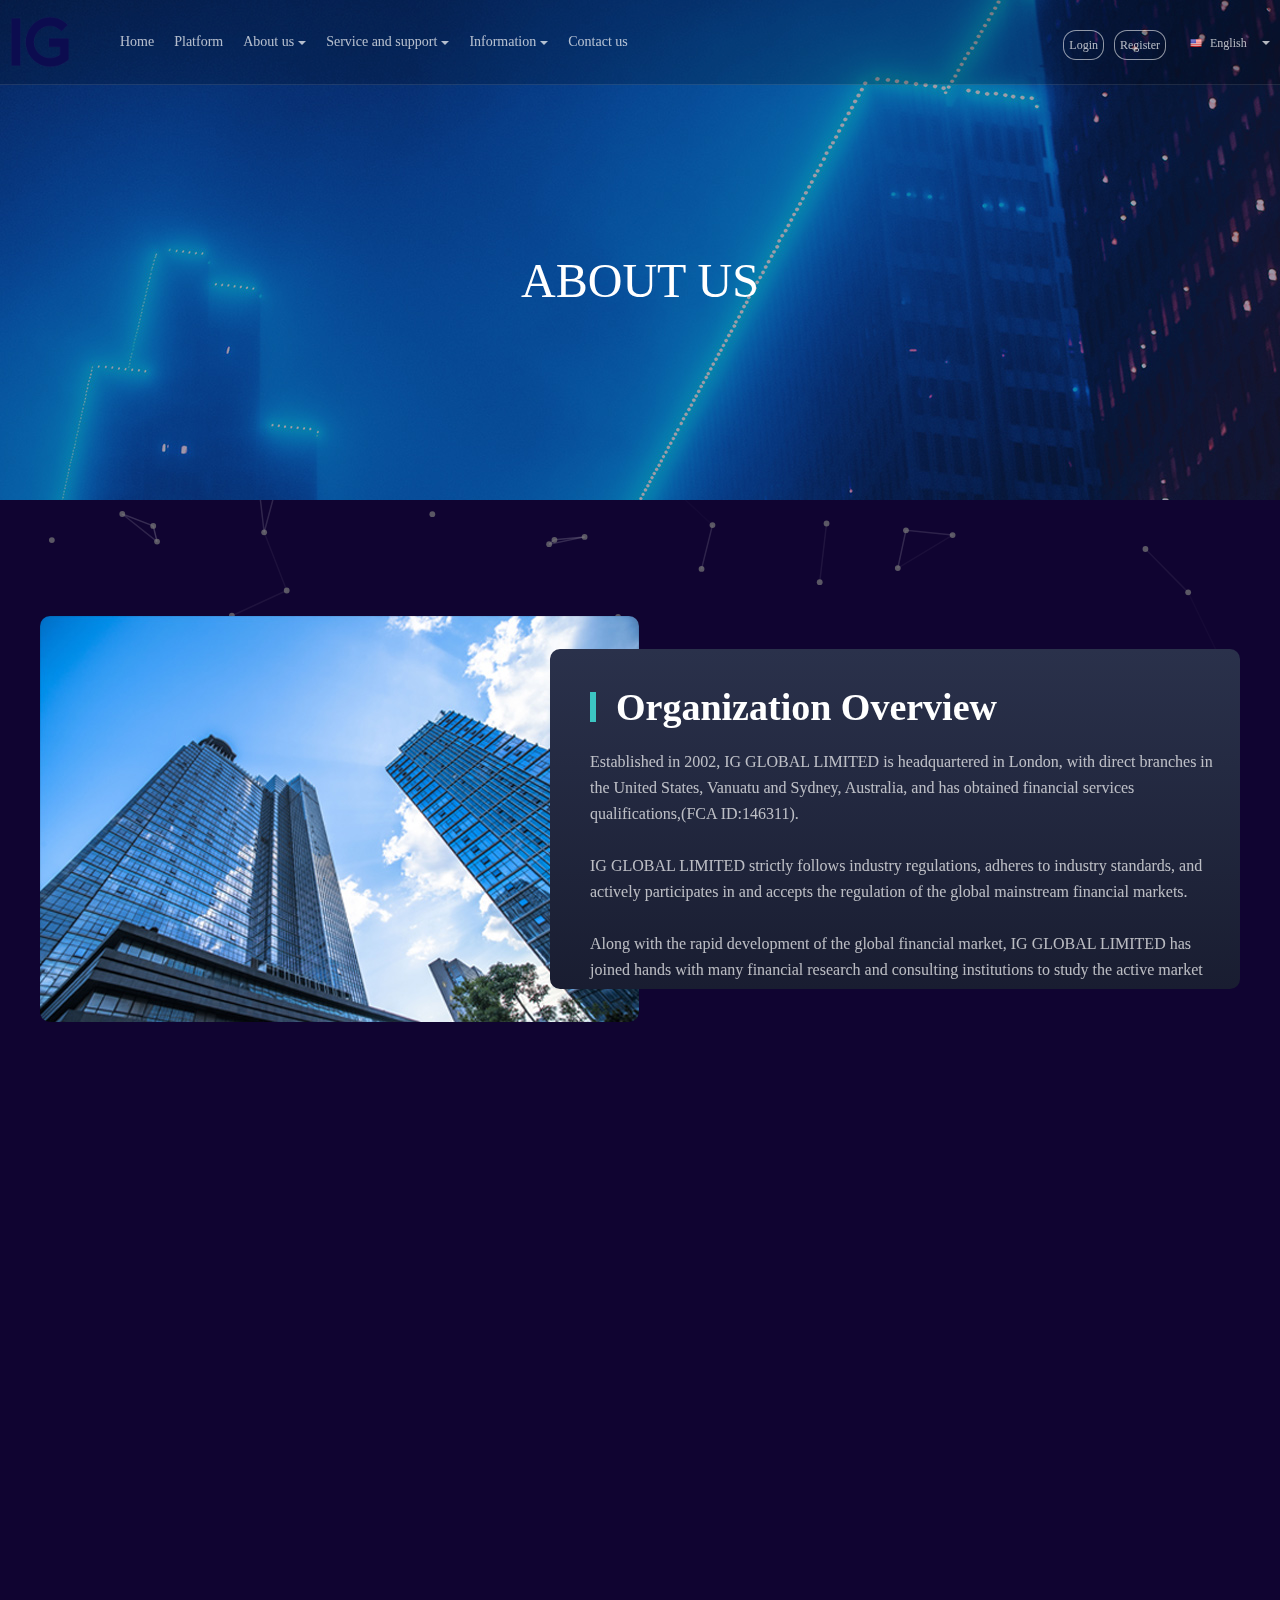
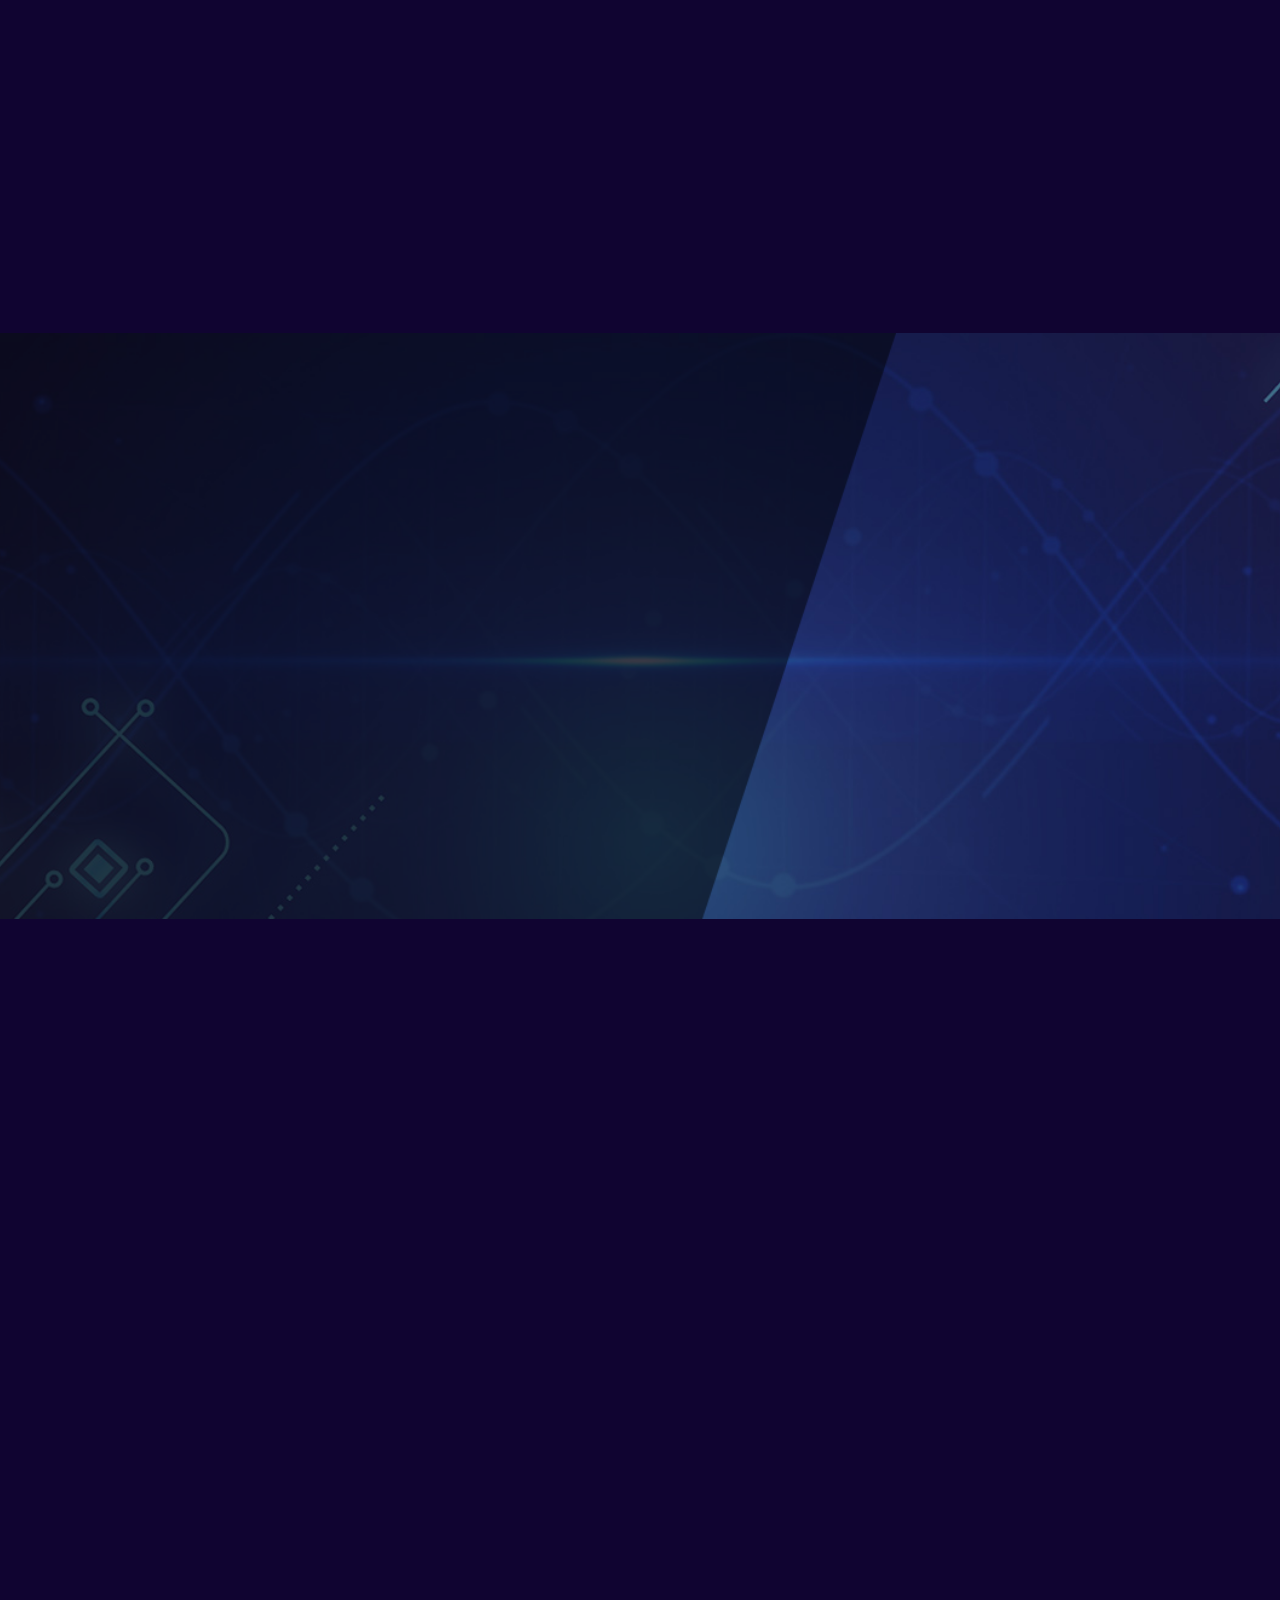
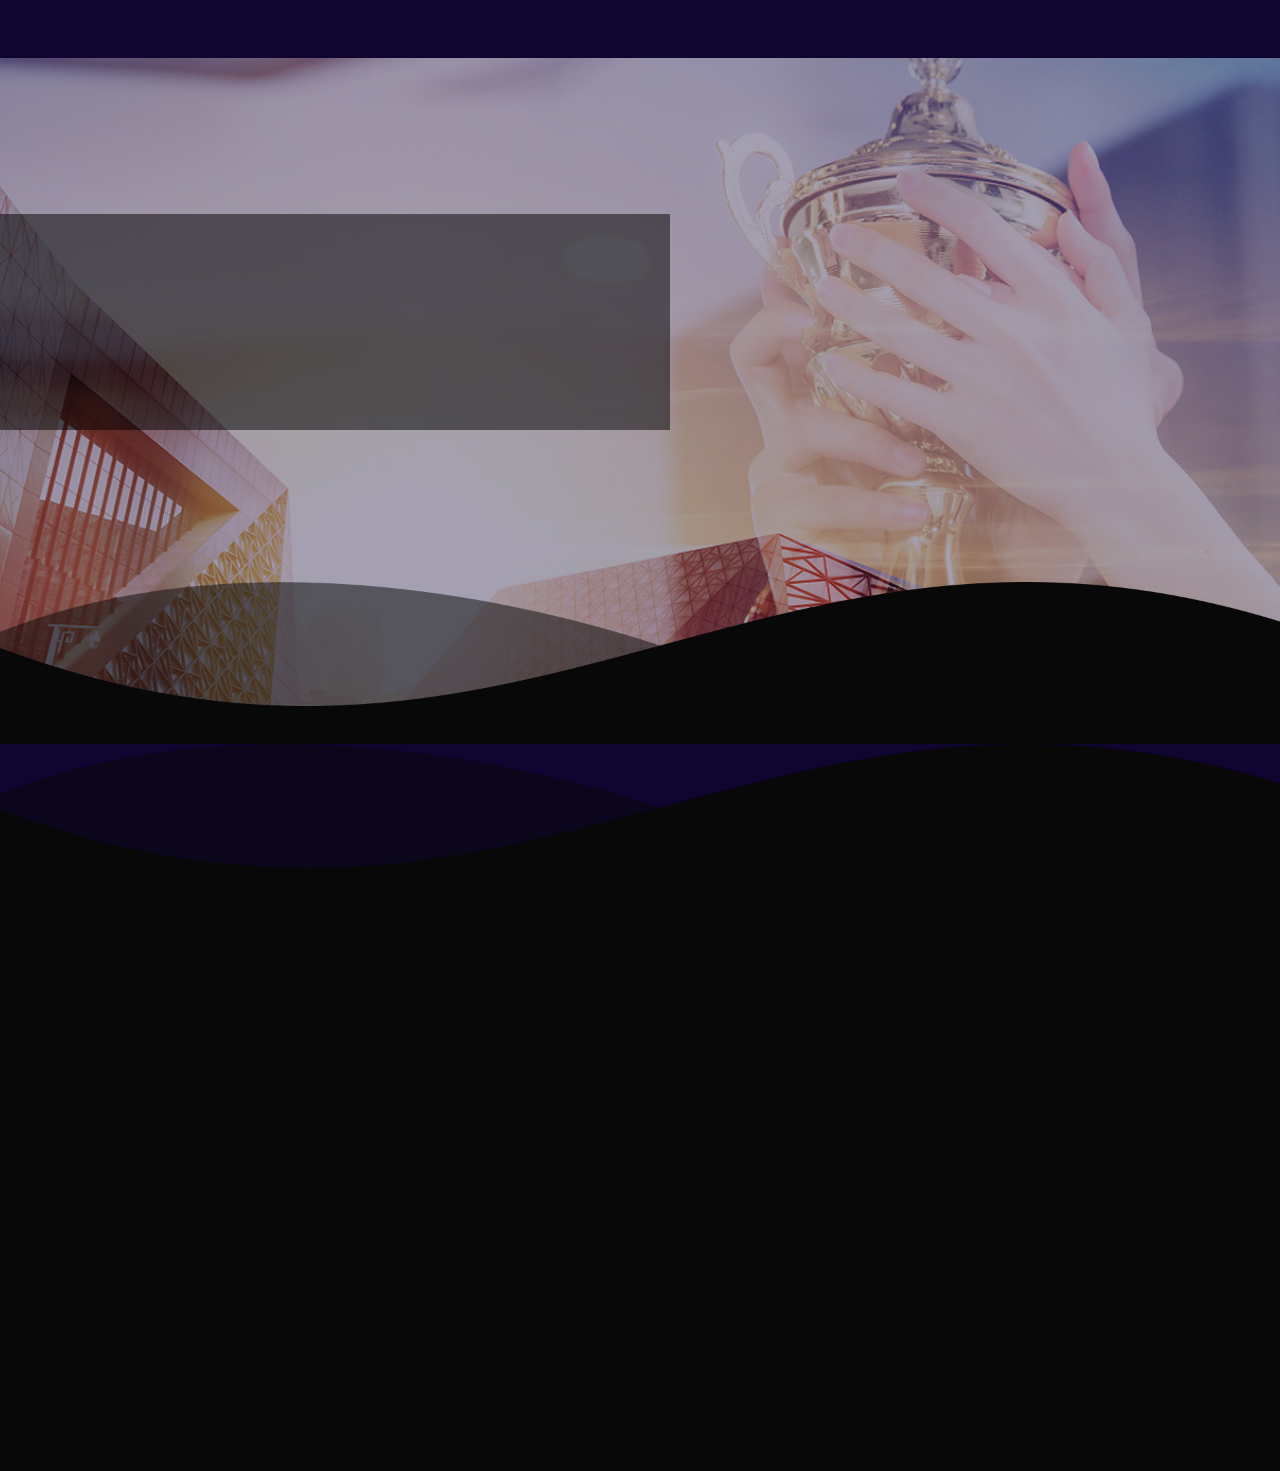
<file: DEMO/about.html>
<!DOCTYPE html>
<html>
  <head>
    <meta http-equiv="Content-Type" content="text/html; charset=UTF-8">
    <title>-IG GLOBAL LIMITED   </title>
    <meta name="keywords" content="IG GLOBAL LIMITED   ">
    <meta name="description" content="">
    <meta name="renderer" content="webkit">
    <meta name="viewport" content="width=device-width,initial-scale=1.0,maximum-scale=1.0,user-scalable=no">
    <meta name="applicable-device" content="pc,mobile">
    <meta http-equiv="Cache-Control" content="no-transform ">
    <meta name="format-detection" content="telephone=no">
    <meta name="apple-mobile-web-app-capable" content="yes">
    <meta name="apple-mobile-web-app-status-bar-style" content="black">
    <link rel="stylesheet" type="text/css" href="static/css/common.css">
    <link rel="stylesheet" type="text/css" href="static/css/animate.min.css">
    <script type="text/javascript" src="static/js/jquery.js"></script>
    <script type="text/javascript" src="static/js/common.js"></script>
    <script type="text/javascript" src="static/js/wow.min.js"></script>
    <script>
      var wow = new WOW({
        offset: 0,
      });
      wow.init();
    </script>
    <link rel="stylesheet" type="text/css" href="static/css/swiper.css">
    <script type="text/javascript" src="static/js/swiper.min.js"></script>
    <style>
      .customBtn {
        width: 260px;
        height: 50px;
        border: 0px;
        background-image: linear-gradient(84deg, #a350dc 0%, #42bcc3 100%),
          linear-gradient(#2c63e4, #2c63e4);
        background-blend-mode: normal, normal;
        border-radius: 12px;
        color: white;
        margin-top: 25px;
        font-size: 14px;
        cursor: pointer;
      }

      .customClose {
        float: right;
        border: 0px;
        width: 20px;
        height: 20px;
        background-color: #160d2f;
        color: white;
        cursor: pointer;
      }

      #customPopUps-background {
        position: fixed;
        z-index: 12000;
        width: 100%;
        height: 100%;
        background: rgba(0, 0, 0, 0.7);
      }

      #customPopUps {
        z-index: 13000;
        position: fixed;
        top: 50%;
        left: 50%;
        width: 320px;
        margin-top: -129px;
        height: 258px;
        margin-left: -160px;
        background-color: #160d2f;
        border-radius: 12px;
      }
    </style>
    
    <script>
      window.__lc = window.__lc || {};
      window.__lc.license = 13343433;
      (function (n, t, c) {
        function i(n) {
          return e._h ? e._h.apply(null, n) : e._q.push(n);
        }
        var e = {
          _q: [],
          _h: null,
          _v: "2.0",
          on: function () {
            i(["on", c.call(arguments)]);
          },
          once: function () {
            i(["once", c.call(arguments)]);
          },
          off: function () {
            i(["off", c.call(arguments)]);
          },
          get: function () {
            if (!e._h)
              throw new Error(
                "[LiveChatWidget] You can not use getters before load."
              );
            return i(["get", c.call(arguments)]);
          },
          call: function () {
            i(["call", c.call(arguments)]);
          },
          init: function () {
            var n = t.createElement("script");
            (n.async = !0),
              (n.type = "text/javascript"),
              (n.src = "https://cdn.livechatinc.com/tracking.js"),
              t.head.appendChild(n);
          },
        };
        !n.__lc.asyncInit && e.init(),
          (n.LiveChatWidget = n.LiveChatWidget || e);
      })(window, document, [].slice);

      function callService() {
        LiveChatWidget.call("maximize");
        closeCustom();
        return false;
      }
    </script>
    <script async="" type="text/javascript" src="static/js/tracking.js"></script>
    <link rel="shortcut icon" type="image/x-icon" href="https://igmtradfx.com/favicon.ico">
  </head>

  <body class="lang_zh_tw">
    <script>
      function openCustom2() {
        window.open("#");
      }
    </script>
    <div style="
        position: fixed;
        right: 20px;
        bottom: 50px;
        z-index: 99999999;
        cursor: pointer;
      " onclick="openCustom2()">
    </div>
    <div class="wrap">
      <div class="header wow animate__ animate__fadeInDown animated" data-wow-duration="0.6s" data-wow-delay="0.1s" style="
          visibility: visible;
          animation-duration: 0.6s;
          animation-delay: 0.1s;
          animation-name: fadeInDown;
        ">
        <div class="topbox">
          <div class="logo" style="height: 70px">
            <a href="index.html">
              <img src="static/picture/logo.png" class="">
            </a>
          </div>
          <style>
            .logostyle {
              height: 70px;
            }

            @media all and (max-width: 768px) {
              .logostyle {
                width: 100px;
              }
            }
          </style>
          <style>
            @media all and (max-width: 950px) {
              .toplogin {
                display: none;
              }
            }

            @media all and (max-width: 820px) {
              .toplang {
                display: none;
              }
            }
          </style>
          <div class="topnav" style="">
            <ul>
              <li><a href="index.html">Home</a></li>
              <li><a href="platform.html">Platform</a></li>
              <!--                    <li><a href="/en/news">News</a></li>-->
              <li>
                <a href="">About us<i></i></a>
                <div class="m">
                  <a href="">Company profile</a>
                  <a href="choose.html">Why choose us</a>
                  <a href="reg.html">Regulatory</a>
                </div>
              </li>
              <!--                    <li><a href="/en/help">Help Center</a></li>-->
              <li>
                <a href="faq.html">Service and support<i></i></a>
                <div class="m">
                  <a href="faq.html">Common business issues</a>
                  <a href="risk_disclosure.html">Risk disclosure</a>
                  <a href="privacy_policy.html">Privacy Policy</a>
                  <a href="disclaimer_of_warranty.html">Disclaimer of Warranty</a>
                </div>
              </li>
              <li>
                <a href="news.html">Information<i></i></a>
                <div class="m">
                  <a href="news.html">News</a>
                  <a href="calendar.html">Calendar</a>
                </div>
              </li>
              <li><a href="contact.html">Contact us</a></li>
            </ul>
          </div>
          <div class="topr">
            <div class="toplogin">
              <ul>
                <li>
                  <a style="padding: 2px 5px" href="http://user.igmtradfx.com/login" class="b1">Login</a>
                </li>
                <li>
                  <a style="padding: 2px 5px" href="http://user.igmtradfx.com/register " class="b2">Register</a>
                </li>
              </ul>
            </div>
            <div class="toplang" style="min-width: 80px">
              <div class="t"><img src="static/picture/en.png">English</div>
              <div class="m">
                <ul>
                  <li>
                    <a href="index.html"><img src="static/picture/en.png">English</a>
                  </li>
                 
                </ul>
              </div>
            </div>
          </div>
          <div class="lang_btn"></div>
          <div class="nav_btn"><i></i></div>
        </div>
      </div>
      <!--    <h1>about</h1>-->
<div class="mainer">
    <div class="mbanner">
        <div class="tit wow animate__ animate__fadeIn animated" data-wow-duration="1s" data-wow-delay="0.1s" style="visibility: visible; animation-duration: 1s; animation-delay: 0.1s; animation-name: fadeIn;">
            <b>About us</b><span></span></div>
        <div class="img" style="background: url(static/image/mban3.jpeg) center center no-repeat;"></div>
    </div>
    <div class="about_main1">
        <div class="mainbox">
            <div class="about_box1">
                <div class="img wow animate__ animate__fadeInLeft animated" data-wow-duration="1s" data-wow-delay="0.1s" style="visibility: visible; animation-duration: 1s; animation-delay: 0.1s; animation-name: fadeInLeft;">
                    <img src="static/picture/img1.jpg"></div>
                <div class="con wow animate__ animate__fadeInRight animated" data-wow-duration="1s" data-wow-delay="0.1s" style="visibility: visible; animation-duration: 1s; animation-delay: 0.1s; animation-name: fadeInRight;">
                    <div class="t">Organization Overview</div>
                    <div class="m">Established in 2002, IG GLOBAL LIMITED    is headquartered in London, with direct
                        branches in the United States, Vanuatu and Sydney, Australia, and has obtained
                        financial services qualifications,(FCA ID:146311).<br>
                        <br>
                        IG GLOBAL LIMITED    strictly follows industry regulations, adheres to industry standards, and
                        actively participates in and accepts the regulation of the global mainstream
                        financial markets.<br>
                        <br>
                        Along with the rapid development of the global financial market, IG GLOBAL LIMITED    has joined
                        hands with many financial research and consulting institutions to study the active
                        market opportunities and trends, and provide investors with more convenient and
                        profitable products.
                    </div>
                </div>
            </div>
        </div>
    </div>
    <div class="about_main2">
        <div class="mainbox">
            <div class="about_box2">
                <div class="mtit wow animate__animated animate__fadeInUp" data-wow-duration="1s" data-wow-delay="0.1s" style="visibility: hidden; animation-duration: 1s; animation-delay: 0.1s; animation-name: none;">
                    <b>Trading Products</b></div>
                <div class="con wow animate__animated animate__fadeInUp" data-wow-duration="1s" data-wow-delay="0.1s" style="visibility: hidden; animation-duration: 1s; animation-delay: 0.1s; animation-name: none;">
                    IG GLOBAL LIMITED   , a global provider of financial products trading services, has been committed to
                    providing comprehensive financial trading products to both individual and institutional
                    clients.<br>
                    Unlike most companies that offer only single-market trading products, IG GLOBAL LIMITED    offers
                    mainstream international investment products covering foreign exchange, precious metals,
                    energy and major global indices.<br>
                    You can trade all of these products on the same account and platform by opening a single
                    account.</div>
                <div class="img wow animate__animated animate__fadeInUp" data-wow-duration="1s" data-wow-delay="0.1s" style="visibility: hidden; animation-duration: 1s; animation-delay: 0.1s; animation-name: none;">
                    <img src="static/picture/img2.jpg"></div>
            </div>
        </div>
    </div>
    <div class="about_main3">
        <div class="mainbox">
            <div class="about_box3">
                <div class="tit wow animate__animated animate__fadeInUp" data-wow-duration="1s" data-wow-delay="0.1s" style="visibility: hidden; animation-duration: 1s; animation-delay: 0.1s; animation-name: none;">
                    Product Range</div>
                <div class="con wow animate__animated animate__fadeInUp" data-wow-duration="1s" data-wow-delay="0.1s" style="visibility: hidden; animation-duration: 1s; animation-delay: 0.1s; animation-name: none;">
                    - Foreign Exchange: offers up to dozens of mainstream foreign exchange currency pairs
                    including EUR/USD, USD/CAD, GBP/USD, etc.<br>
                    <br>
                    - Precious metals: Provide a variety of metals spot trading: gold (XAUUSD), silver
                    (XAGUSD) precious metals trading.<br>
                    <br>
                    - Crude oil: provide US crude oil (UsOIL) trading<br>
                    <br>
                    - Indices: Hong Kong Hang Seng Index (HK50), German Index (GER30), S&amp;P 500 Index
                    (US500)<br>
                    <br>
                    - Cryptocurrency: We offer dozens of mainstream digital currency pairs including Bitcoin
                    (BTC/USD), Ether (ETH/USD), Ripple (XRP/USD), etc.<br>
                    <br>
                </div>
            </div>
        </div>
        <div class="bg"></div>
    </div>
    <div class="about_main4">
        <div class="mainbox">
            <div class="about_box4">
                <div class="mtit wow animate__animated animate__fadeInUp" data-wow-duration="1s" data-wow-delay="0.1s" style="visibility: hidden; animation-duration: 1s; animation-delay: 0.1s; animation-name: none;">
                    <b>Our Goal</b></div>
                <div class="con wow animate__animated animate__fadeInUp" data-wow-duration="1s" data-wow-delay="0.1s" style="visibility: hidden; animation-duration: 1s; animation-delay: 0.1s; animation-name: none;">
                    <ul>
                        <li>IG GLOBAL LIMITED   's mission is to provide its clients with the best spreads and various
                            financial trading products on the market, while offering unparalleled turnover
                            rates and the strongest solvency through the world's most technologically
                            advanced order trading platform.</li>
                        <li>IG GLOBAL LIMITED    enables its clients (both retail individuals and institutional groups) to
                            trust the international financial services group when trading, while benefiting
                            from the best global trading environment.</li>
                        <li>Having witnessed and experienced the difference between institutional and retail
                            trading, our goal is to fill the gap and provide you with a fair trading
                            platform.<br>
                        </li>
                    </ul>
                </div>
            </div>
        </div>
    </div>
    <div class="about_main5">
        <div class="mainbox">
            <div class="about_box5">
                <div class="tit wow animate__animated animate__fadeInUp" data-wow-duration="1s" data-wow-delay="0.1s" style="visibility: hidden; animation-duration: 1s; animation-delay: 0.1s; animation-name: none;">
                    Our Desire is</div>
                <div class="con wow animate__animated animate__fadeInUp" data-wow-duration="1s" data-wow-delay="0.1s" style="visibility: hidden; animation-duration: 1s; animation-delay: 0.1s; animation-name: none;">
                    To be a top global financial firm trusted by retail and institutional clients with the
                    best products and services in the market under a long-term partnership.</div>
            </div>
        </div>
        <div class="bg"><img src="static/picture/footbg.png"></div>
    </div>
</div>      <div class="footer">
        <div class="footer_t"><img src="static/picture/footbg.png"></div>
        <div class="footbox">
          <div class="mainbox">
            <div class="fbox1 wow animate__animated animate__fadeInUp" data-wow-duration="0.6s" data-wow-delay="0.1s" style="
                visibility: hidden;
                animation-duration: 0.6s;
                animation-delay: 0.1s;
                animation-name: none;
              ">
              <div class="t">
                The company is committed to meeting your global asset trading
                and investment needs
              </div>
              <div class="m">
                All transactions involve risks, and the loss may exceed your
                deposit.<a href=""></a>
              </div>
            </div>
            <div class="fbox2 wow animate__animated animate__fadeInUp" data-wow-duration="0.6s" data-wow-delay="0.2s" style="
                visibility: hidden;
                animation-duration: 0.6s;
                animation-delay: 0.2s;
                animation-name: none;
              ">
              <div class="item">
                <div class="tit">
                  <div class="t">getting started</div>
                  <div class="m">Up to $100000 in virtual capital</div>
                </div>
              </div>
              <div class="item">
                <div class="tit">
                  <div class="t">Start real contract trading</div>
                </div>
                <a href="http://user.igmtradfx.com/register" class="btn btn2">Open a realaccount</a>
              </div>
            </div>
            <div class="fbox3 wow animate__animated animate__fadeInUp" data-wow-duration="0.6s" data-wow-delay="0.3s" style="
                visibility: hidden;
                animation-duration: 0.6s;
                animation-delay: 0.3s;
                animation-name: none;
              ">
              <a href="javascript:;"><img src="static/picture/monee-content-award1.png"></a><a href="javascript:;"><img src="static/picture/monee-content-award2.png"></a><a href="javascript:;"><img src="static/picture/monee-content-award3.png"></a><a href="javascript:;"><img src="static/picture/investors-gold.png"></a><a href="javascript:;"><img src="static/picture/verisign.png"></a><a href="javascript:;"><img src="static/picture/meta-quotes.png"></a><a href="javascript:;"><img src="static/picture/unicef.png"></a>
            </div>
            <div class="fbox4 wow animate__animated animate__fadeInUp" style="
                padding: 15px;
                visibility: hidden;
                animation-duration: 0.6s;
                animation-delay: 0.4s;
                animation-name: none;
              " data-wow-duration="0.6s" data-wow-delay="0.4s">
              <p style="padding: 5px">
                copyright © 2021 IG GLOBAL LIMITED   . All Rights Reserved
              </p>
              <p style="padding: 5px">
                <a href="privacy_policy.html">Privacy</a>&nbsp;
                <span>|</span>&nbsp;
                <a href="risk_disclosure.html">Risk disclosure</a>&nbsp;
                <span>|</span>&nbsp;
                <a href="disclaimer_of_warranty.html">Disclaimer of Warranty</a>
              </p>
              <p style="padding: 5px">Email : <a href="email-protection.html" class="__cf_email__" data-cfemail="6f1c1a1f1f001d1b2f0608021b1d0e0b06010809171c41010a1b">[email&#160;protected]</a></p>
            </div>
            <div class="fbox5 wow animate__animated animate__fadeInUp" data-wow-duration="0.6s" data-wow-delay="0.5s" style="
                visibility: hidden;
                animation-duration: 0.6s;
                animation-delay: 0.5s;
                animation-name: none;
              ">
              Risk Warning : Trading CFDS on margin carries a high level of
              risk, and may not be suitable for all investors. Before deciding
              to trade foreign exchange, you should carefully consider your
              investment objectives, level of experience, and risk appetite.
              There is a possibility that you may sustain a loss of some or all
              of your investment and therefore you should not invest money that
              you cannot afford to lose. You should be aware of all the risks
              associated with foreign exchange trading, and seek advice from an
              independent financial advisor if you have any doubts.
            </div>
          </div>
        </div>
      </div>
    </div>
    <script data-cfasync="false" src="static/js/email-decode.min.js"></script><script src="static/js/lizi.js"></script>
    <canvas width="1728" height="884" style="position: fixed; top: 0px; left: 0px; z-index: -1; opacity: 1"></canvas>
    <script src="static/js/list=gb_googl.js"></script>
    <script src="static/js/list=gb_msft.js"></script>
    <script src="static/js/list=gb_fb.js"></script>
    <script src="static/js/list=gb_aapl.js"></script>
    <script type="text/javascript">
      $(function () {
        var google = hq_str_gb_googl.split(",");
        var gb_google = $("#google");
        if (google[2] < 0) {
          gb_google.removeClass("up");
          gb_google.addClass("down");
          gb_google.text(google[1] + " (" + google[2] + "%)");
        } else {
          gb_google.removeClass("down");
          gb_google.addClass("up");
          gb_google.text(google[1] + " (" + google[2] + "%)");
        }
        var msft = hq_str_gb_msft.split(",");
        var gb_msft = $("#msft");
        if (msft[2] < 0) {
          gb_msft.removeClass("up");
          gb_msft.addClass("down");
          gb_msft.text(msft[1] + " (" + msft[2] + "%)");
        } else {
          gb_msft.removeClass("down");
          gb_msft.addClass("up");
          gb_msft.text(msft[1] + " (" + msft[2] + "%)");
        }
        var fb = hq_str_gb_fb.split(",");
        var gb_fb = $("#fb");
        if (fb[2] < 0) {
          gb_fb.removeClass("up");
          gb_fb.addClass("down");
          gb_fb.text(fb[1] + " (" + fb[2] + "%)");
        } else {
          gb_fb.removeClass("down");
          gb_fb.addClass("up");
          gb_fb.text(fb[1] + " (" + fb[2] + "%)");
        }
        var apple = hq_str_gb_aapl.split(",");
        var gb_apple = $("#apple");
        if (apple[2] < 0) {
          gb_apple.removeClass("up");
          gb_apple.addClass("down");
          gb_apple.text(apple[1] + " (" + apple[2] + "%)");
        } else {
          gb_apple.removeClass("down");
          gb_apple.addClass("up");
          gb_apple.text(apple[1] + " (" + apple[2] + "%)");
        }
      });
    </script>
    <style>
      @media all and (min-width: 768px) {
        .zidingyi {
          position: fixed;
          left: 0px;
          top: 20%;
          z-index: 99999999;
        }
      }

      @media all and (max-width: 768px) {
        .zidingyi {
          position: fixed;
          right: 0px;
          bottom: 20px;
          z-index: 99999999;
        }
      }
    </style>

    <script type="text/javascript">
      var Tawk_API = Tawk_API || {},
        Tawk_LoadStart = new Date();
      (function () {
        var s1 = document.createElement("script"),
          s0 = document.getElementsByTagName("script")[0];
        s1.async = true;
        s1.src = "#";
        s1.charset = "UTF-8";
        s1.setAttribute("crossorigin", "*");
        s0.parentNode.insertBefore(s1, s0);
      })();
    </script>
  </body>
</html>
</file>
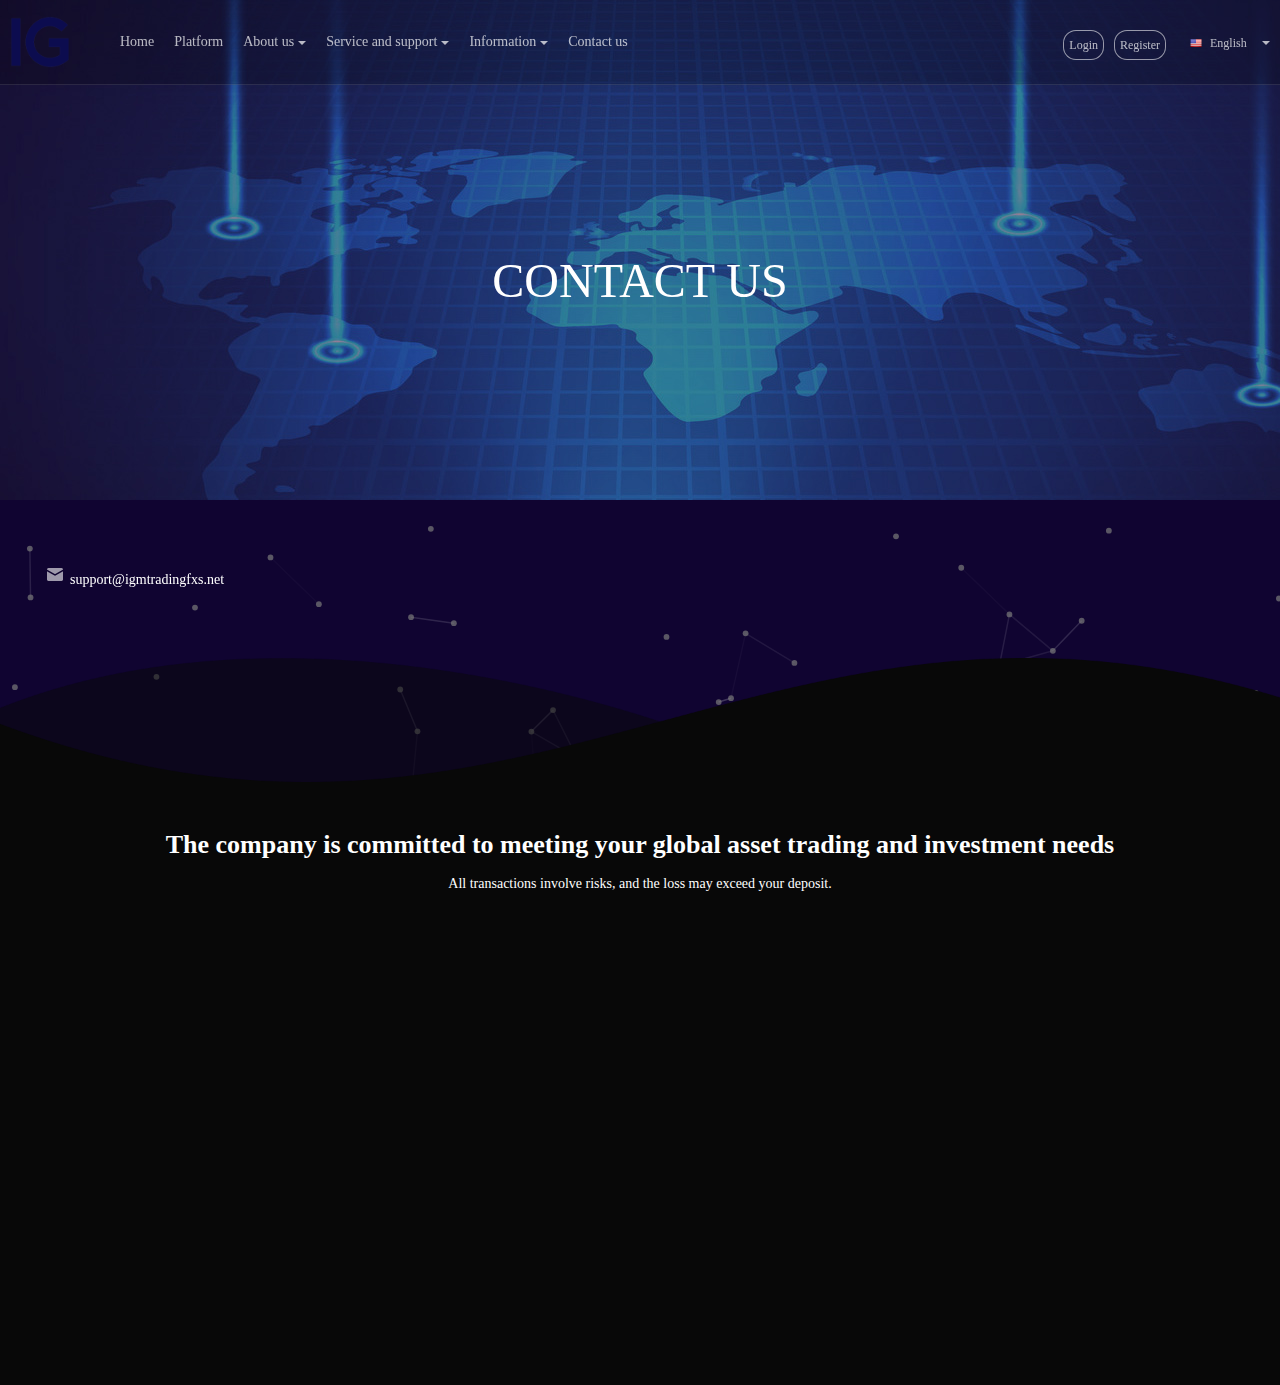
<file: DEMO/contact.html>
<!DOCTYPE html>
<html>
  <head>
    <meta http-equiv="Content-Type" content="text/html; charset=UTF-8">
    <title>-IG GLOBAL LIMITED   </title>
    <meta name="keywords" content="IG GLOBAL LIMITED   ">
    <meta name="description" content="">
    <meta name="renderer" content="webkit">
    <meta name="viewport" content="width=device-width,initial-scale=1.0,maximum-scale=1.0,user-scalable=no">
    <meta name="applicable-device" content="pc,mobile">
    <meta http-equiv="Cache-Control" content="no-transform ">
    <meta name="format-detection" content="telephone=no">
    <meta name="apple-mobile-web-app-capable" content="yes">
    <meta name="apple-mobile-web-app-status-bar-style" content="black">
    <link rel="stylesheet" type="text/css" href="static/css/common.css">
    <link rel="stylesheet" type="text/css" href="static/css/animate.min.css">
    <script type="text/javascript" src="static/js/jquery.js"></script>
    <script type="text/javascript" src="static/js/common.js"></script>
    <script type="text/javascript" src="static/js/wow.min.js"></script>
    <script>
      var wow = new WOW({
        offset: 0,
      });
      wow.init();
    </script>
    <link rel="stylesheet" type="text/css" href="static/css/swiper.css">
    <script type="text/javascript" src="static/js/swiper.min.js"></script>
    <style>
      .customBtn {
        width: 260px;
        height: 50px;
        border: 0px;
        background-image: linear-gradient(84deg, #a350dc 0%, #42bcc3 100%),
          linear-gradient(#2c63e4, #2c63e4);
        background-blend-mode: normal, normal;
        border-radius: 12px;
        color: white;
        margin-top: 25px;
        font-size: 14px;
        cursor: pointer;
      }

      .customClose {
        float: right;
        border: 0px;
        width: 20px;
        height: 20px;
        background-color: #160d2f;
        color: white;
        cursor: pointer;
      }

      #customPopUps-background {
        position: fixed;
        z-index: 12000;
        width: 100%;
        height: 100%;
        background: rgba(0, 0, 0, 0.7);
      }

      #customPopUps {
        z-index: 13000;
        position: fixed;
        top: 50%;
        left: 50%;
        width: 320px;
        margin-top: -129px;
        height: 258px;
        margin-left: -160px;
        background-color: #160d2f;
        border-radius: 12px;
      }
    </style>
   
    <script>
      window.__lc = window.__lc || {};
      window.__lc.license = 13343433;
      (function (n, t, c) {
        function i(n) {
          return e._h ? e._h.apply(null, n) : e._q.push(n);
        }
        var e = {
          _q: [],
          _h: null,
          _v: "2.0",
          on: function () {
            i(["on", c.call(arguments)]);
          },
          once: function () {
            i(["once", c.call(arguments)]);
          },
          off: function () {
            i(["off", c.call(arguments)]);
          },
          get: function () {
            if (!e._h)
              throw new Error(
                "[LiveChatWidget] You can not use getters before load."
              );
            return i(["get", c.call(arguments)]);
          },
          call: function () {
            i(["call", c.call(arguments)]);
          },
          init: function () {
            var n = t.createElement("script");
            (n.async = !0),
              (n.type = "text/javascript"),
              (n.src = "https://cdn.livechatinc.com/tracking.js"),
              t.head.appendChild(n);
          },
        };
        !n.__lc.asyncInit && e.init(),
          (n.LiveChatWidget = n.LiveChatWidget || e);
      })(window, document, [].slice);

      function callService() {
        LiveChatWidget.call("maximize");
        closeCustom();
        return false;
      }
    </script>
    <script async="" type="text/javascript" src="static/js/tracking.js"></script>
    <link rel="shortcut icon" type="image/x-icon" href="https://igmtradfx.com/favicon.ico">
  </head>

  <body class="lang_zh_tw">
    <script>
      function openCustom2() {
        window.open("#");
      }
    </script>
    <div style="
        position: fixed;
        right: 20px;
        bottom: 50px;
        z-index: 99999999;
        cursor: pointer;
      " onclick="openCustom2()">
      <!--        <image src="/img/custom.png"></image>-->
    </div>
    <div class="wrap">
      <div class="header wow animate__ animate__fadeInDown animated" data-wow-duration="0.6s" data-wow-delay="0.1s" style="
          visibility: visible;
          animation-duration: 0.6s;
          animation-delay: 0.1s;
          animation-name: fadeInDown;
        ">
        <div class="topbox">
          <div class="logo" style="height: 70px">
            <a href="index.html">
              <img src="static/picture/logo.png" class="">
            </a>
          </div>
          <style>
            .logostyle {
              height: 70px;
            }

            @media all and (max-width: 768px) {
              .logostyle {
                width: 100px;
              }
            }
          </style>
          <style>
            @media all and (max-width: 950px) {
              .toplogin {
                display: none;
              }
            }

            @media all and (max-width: 820px) {
              .toplang {
                display: none;
              }
            }
          </style>
          <div class="topnav" style="">
            <ul>
              <li><a href="index.html">Home</a></li>
              <li><a href="platform.html">Platform</a></li>
              <!--                    <li><a href="/en/news">News</a></li>-->
              <li>
                <a href="about.html">About us<i></i></a>
                <div class="m">
                  <a href="about.html">Company profile</a>
                  <a href="choose.html">Why choose us</a>
                  <a href="reg.html">Regulatory</a>
                </div>
              </li>
              <!--                    <li><a href="/en/help">Help Center</a></li>-->
              <li>
                <a href="faq.html">Service and support<i></i></a>
                <div class="m">
                  <a href="faq.html">Common business issues</a>
                  <a href="risk_disclosure.html">Risk disclosure</a>
                  <a href="privacy_policy.html">Privacy Policy</a>
                  <a href="disclaimer_of_warranty.html">Disclaimer of Warranty</a>
                </div>
              </li>
              <li>
                <a href="news.html">Information<i></i></a>
                <div class="m">
                  <a href="news.html">News</a>
                  <a href="calendar.html">Calendar</a>
                </div>
              </li>
              <li><a href="">Contact us</a></li>
            </ul>
          </div>
          <div class="topr">
            <div class="toplogin">
              <ul>
                <li>
                  <a style="padding: 2px 5px" href="http://user.igmtradfx.com/login" class="b1">Login</a>
                </li>
                <li>
                  <a style="padding: 2px 5px" href="http://user.igmtradfx.com/register " class="b2">Register</a>
                </li>
              </ul>
            </div>
            <div class="toplang" style="min-width: 80px">
              <div class="t"><img src="static/picture/en.png">English</div>
              <div class="m">
                <ul>
                  <li>
                    <a href="index.html"><img src="static/picture/en.png">English</a>
                  </li>
                
                </ul>
              </div>
            </div>
          </div>
          <div class="lang_btn"></div>
          <div class="nav_btn"><i></i></div>
        </div>
      </div>
      <!--    <h1>contact</h1>-->
<div class="mainer">
    <div class="mbanner">
        <div class="tit wow animate__ animate__fadeIn animated" data-wow-duration="1s" data-wow-delay="0.1s" style="visibility: visible; animation-duration: 1s; animation-delay: 0.1s; animation-name: fadeIn;">
            <b>Contact us</b><span></span></div>
        <div class="img" style="background: url(static/image/mban6.jpg) center center no-repeat;"></div>
    </div>
    <div class="mmain">
        <div class="contact_main">
            <div class="mainbox">
                <div style="display: flex;justify-content: flex-start;align-items: center"><i><img src="static/picture/b1.png"></i><a href="email-protection.html" class="__cf_email__" data-cfemail="7e0d0b0e0e110c0a3e1719130a0c1f1a17101918060d50101b0a">[email&#160;protected]</a></div>


            </div>
        </div>
    </div>
</div>      <div class="footer">
        <div class="footer_t"><img src="static/picture/footbg.png"></div>
        <div class="footbox">
          <div class="mainbox">
            <div class="fbox1 wow animate__animated animate__fadeInUp" data-wow-duration="0.6s" data-wow-delay="0.1s" style="
                visibility: hidden;
                animation-duration: 0.6s;
                animation-delay: 0.1s;
                animation-name: none;
              ">
              <div class="t">
                The company is committed to meeting your global asset trading
                and investment needs
              </div>
              <div class="m">
                All transactions involve risks, and the loss may exceed your
                deposit.<a href=""></a>
              </div>
            </div>
            <div class="fbox2 wow animate__animated animate__fadeInUp" data-wow-duration="0.6s" data-wow-delay="0.2s" style="
                visibility: hidden;
                animation-duration: 0.6s;
                animation-delay: 0.2s;
                animation-name: none;
              ">
              <div class="item">
                <div class="tit">
                  <div class="t">getting started</div>
                  <div class="m">Up to $100000 in virtual capital</div>
                </div>
              </div>
              <div class="item">
                <div class="tit">
                  <div class="t">Start real contract trading</div>
                </div>
                <a href="http://user.igmtradfx.com/register" class="btn btn2">Open a realaccount</a>
              </div>
            </div>
            <div class="fbox3 wow animate__animated animate__fadeInUp" data-wow-duration="0.6s" data-wow-delay="0.3s" style="
                visibility: hidden;
                animation-duration: 0.6s;
                animation-delay: 0.3s;
                animation-name: none;
              ">
              <a href="javascript:;"><img src="static/picture/monee-content-award1.png"></a><a href="javascript:;"><img src="static/picture/monee-content-award2.png"></a><a href="javascript:;"><img src="static/picture/monee-content-award3.png"></a><a href="javascript:;"><img src="static/picture/investors-gold.png"></a><a href="javascript:;"><img src="static/picture/verisign.png"></a><a href="javascript:;"><img src="static/picture/meta-quotes.png"></a><a href="javascript:;"><img src="static/picture/unicef.png"></a>
            </div>
            <div class="fbox4 wow animate__animated animate__fadeInUp" style="
                padding: 15px;
                visibility: hidden;
                animation-duration: 0.6s;
                animation-delay: 0.4s;
                animation-name: none;
              " data-wow-duration="0.6s" data-wow-delay="0.4s">
              <p style="padding: 5px">
                copyright © 2021 IG GLOBAL LIMITED   . All Rights Reserved
              </p>
              <p style="padding: 5px">
                <a href="privacy_policy.html">Privacy</a>&nbsp;
                <span>|</span>&nbsp;
                <a href="risk_disclosure.html">Risk disclosure</a>&nbsp;
                <span>|</span>&nbsp;
                <a href="disclaimer_of_warranty.html">Disclaimer of Warranty</a>
              </p>
              <p style="padding: 5px">Email : <a href="email-protection.html" class="__cf_email__" data-cfemail="6e1d1b1e1e011c1a2e0709031a1c0f0a07000908161d40000b1a">[email&#160;protected]</a></p>
            </div>
            <div class="fbox5 wow animate__animated animate__fadeInUp" data-wow-duration="0.6s" data-wow-delay="0.5s" style="
                visibility: hidden;
                animation-duration: 0.6s;
                animation-delay: 0.5s;
                animation-name: none;
              ">
              Risk Warning : Trading CFDS on margin carries a high level of
              risk, and may not be suitable for all investors. Before deciding
              to trade foreign exchange, you should carefully consider your
              investment objectives, level of experience, and risk appetite.
              There is a possibility that you may sustain a loss of some or all
              of your investment and therefore you should not invest money that
              you cannot afford to lose. You should be aware of all the risks
              associated with foreign exchange trading, and seek advice from an
              independent financial advisor if you have any doubts.
            </div>
          </div>
        </div>
      </div>
    </div>
    <script data-cfasync="false" src="static/js/email-decode.min.js"></script><script src="static/js/lizi.js"></script>
    <canvas width="1728" height="884" style="position: fixed; top: 0px; left: 0px; z-index: -1; opacity: 1"></canvas>
    <script src="static/js/list=gb_googl.js"></script>
    <script src="static/js/list=gb_msft.js"></script>
    <script src="static/js/list=gb_fb.js"></script>
    <script src="static/js/list=gb_aapl.js"></script>
    <script type="text/javascript">
      $(function () {
        var google = hq_str_gb_googl.split(",");
        var gb_google = $("#google");
        if (google[2] < 0) {
          gb_google.removeClass("up");
          gb_google.addClass("down");
          gb_google.text(google[1] + " (" + google[2] + "%)");
        } else {
          gb_google.removeClass("down");
          gb_google.addClass("up");
          gb_google.text(google[1] + " (" + google[2] + "%)");
        }
        var msft = hq_str_gb_msft.split(",");
        var gb_msft = $("#msft");
        if (msft[2] < 0) {
          gb_msft.removeClass("up");
          gb_msft.addClass("down");
          gb_msft.text(msft[1] + " (" + msft[2] + "%)");
        } else {
          gb_msft.removeClass("down");
          gb_msft.addClass("up");
          gb_msft.text(msft[1] + " (" + msft[2] + "%)");
        }
        var fb = hq_str_gb_fb.split(",");
        var gb_fb = $("#fb");
        if (fb[2] < 0) {
          gb_fb.removeClass("up");
          gb_fb.addClass("down");
          gb_fb.text(fb[1] + " (" + fb[2] + "%)");
        } else {
          gb_fb.removeClass("down");
          gb_fb.addClass("up");
          gb_fb.text(fb[1] + " (" + fb[2] + "%)");
        }
        var apple = hq_str_gb_aapl.split(",");
        var gb_apple = $("#apple");
        if (apple[2] < 0) {
          gb_apple.removeClass("up");
          gb_apple.addClass("down");
          gb_apple.text(apple[1] + " (" + apple[2] + "%)");
        } else {
          gb_apple.removeClass("down");
          gb_apple.addClass("up");
          gb_apple.text(apple[1] + " (" + apple[2] + "%)");
        }
      });
    </script>
    <style>
      @media all and (min-width: 768px) {
        .zidingyi {
          position: fixed;
          left: 0px;
          top: 20%;
          z-index: 99999999;
        }
      }

      @media all and (max-width: 768px) {
        .zidingyi {
          position: fixed;
          right: 0px;
          bottom: 20px;
          z-index: 99999999;
        }
      }
    </style>
    <!--Start of Tawk.to Script-->
    <script type="text/javascript">
      var Tawk_API = Tawk_API || {},
        Tawk_LoadStart = new Date();
      (function () {
        var s1 = document.createElement("script"),
          s0 = document.getElementsByTagName("script")[0];
        s1.async = true;
        s1.src = "#";
        s1.charset = "UTF-8";
        s1.setAttribute("crossorigin", "*");
        s0.parentNode.insertBefore(s1, s0);
      })();
    </script>
  </body>
</html>
</file>
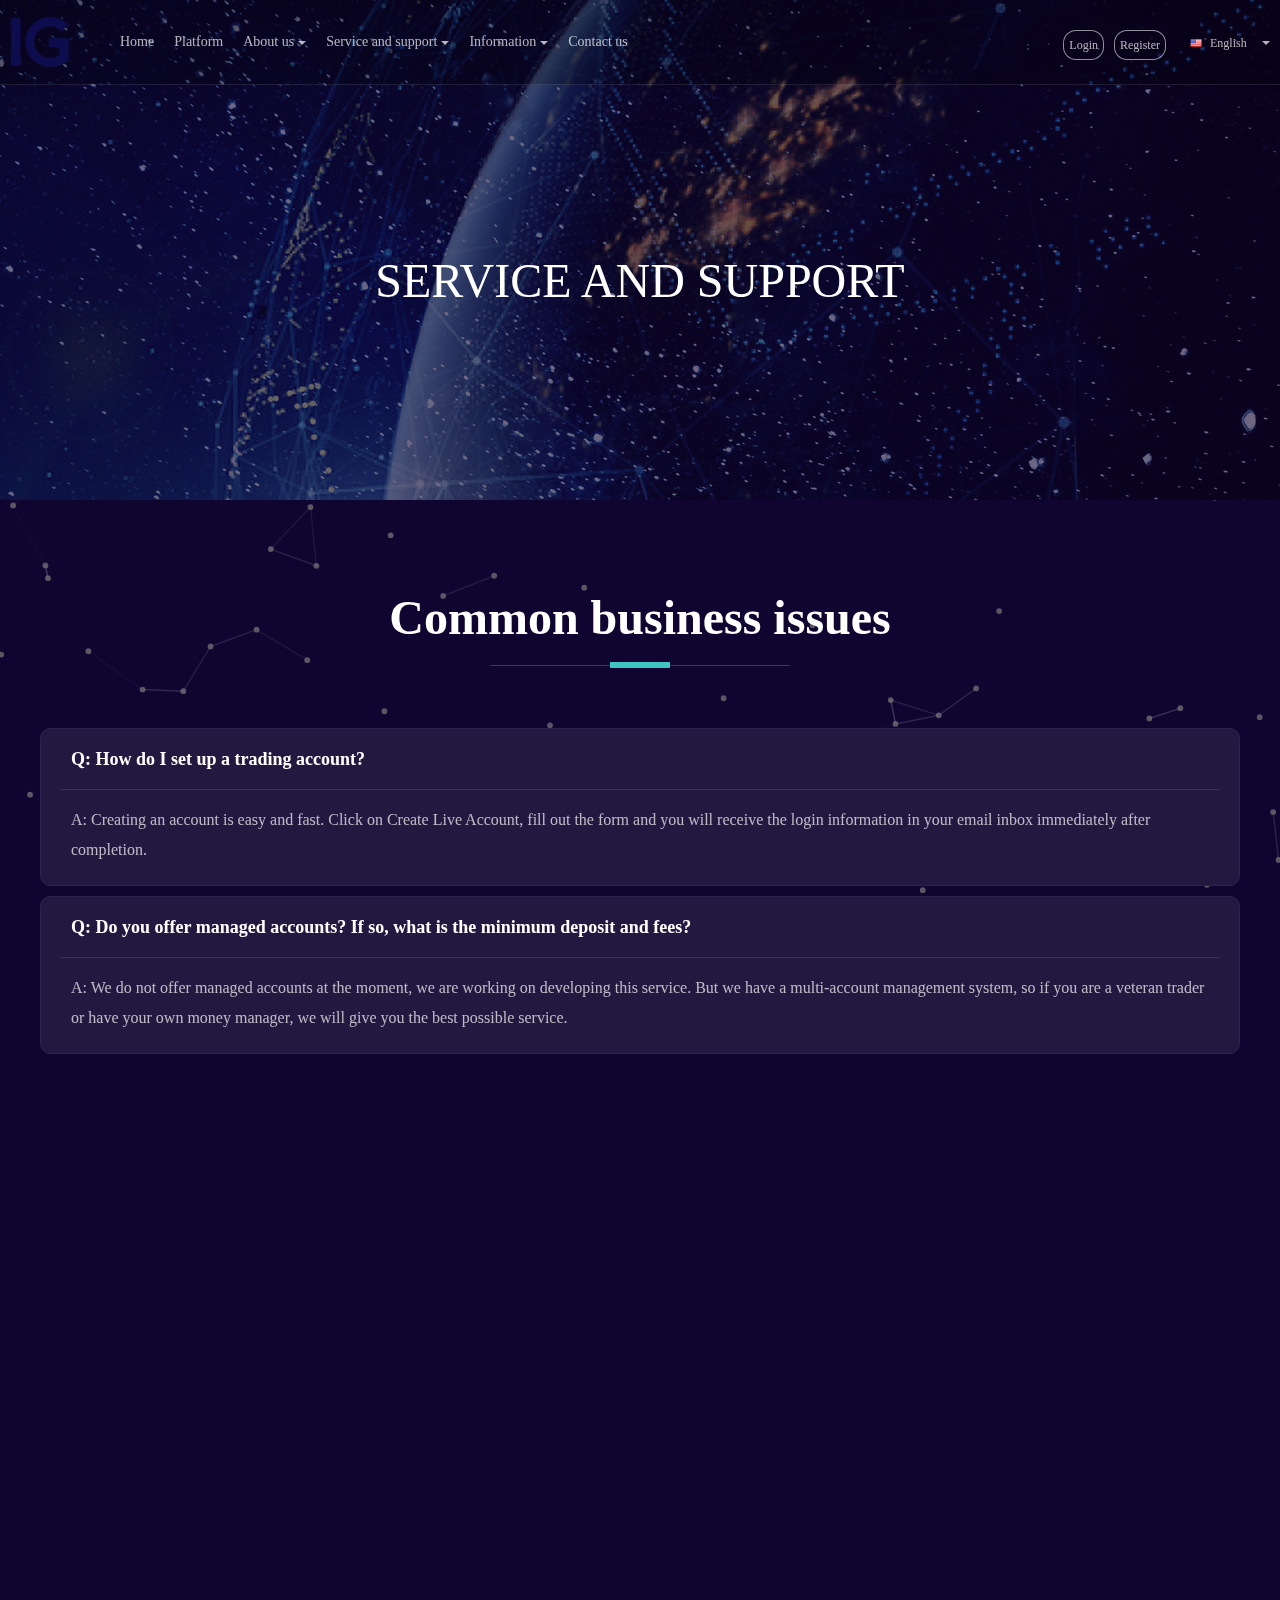
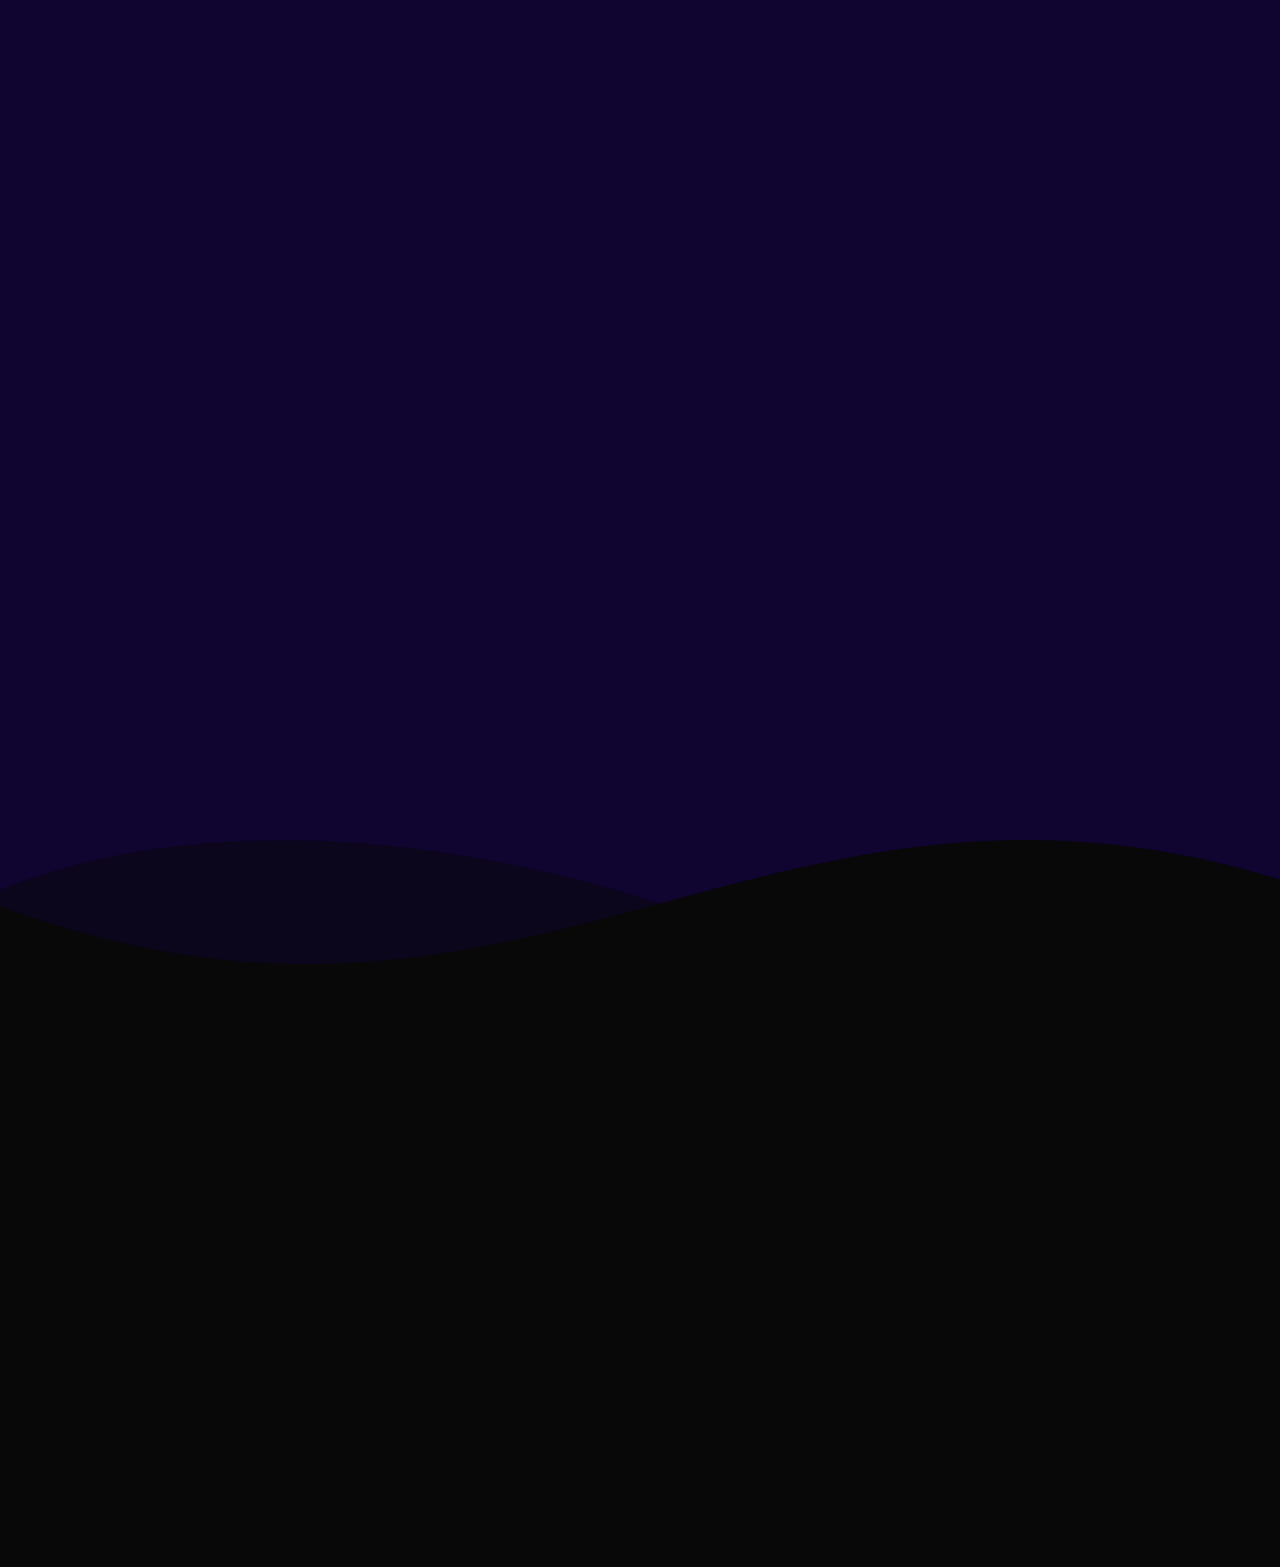
<file: DEMO/faq.html>
<!DOCTYPE html>
<html>
  <head>
    <meta http-equiv="Content-Type" content="text/html; charset=UTF-8">
    <title>-IG GLOBAL LIMITED   </title>
    <meta name="keywords" content="IG GLOBAL LIMITED   ">
    <meta name="description" content="">
    <meta name="renderer" content="webkit">
    <meta name="viewport" content="width=device-width,initial-scale=1.0,maximum-scale=1.0,user-scalable=no">
    <meta name="applicable-device" content="pc,mobile">
    <meta http-equiv="Cache-Control" content="no-transform ">
    <meta name="format-detection" content="telephone=no">
    <meta name="apple-mobile-web-app-capable" content="yes">
    <meta name="apple-mobile-web-app-status-bar-style" content="black">
    <link rel="stylesheet" type="text/css" href="static/css/common.css">
    <link rel="stylesheet" type="text/css" href="static/css/animate.min.css">
    <script type="text/javascript" src="static/js/jquery.js"></script>
    <script type="text/javascript" src="static/js/common.js"></script>
    <script type="text/javascript" src="static/js/wow.min.js"></script>
    <script>
      var wow = new WOW({
        offset: 0,
      });
      wow.init();
    </script>
    <link rel="stylesheet" type="text/css" href="static/css/swiper.css">
    <script type="text/javascript" src="static/js/swiper.min.js"></script>
    <style>
      .customBtn {
        width: 260px;
        height: 50px;
        border: 0px;
        background-image: linear-gradient(84deg, #a350dc 0%, #42bcc3 100%),
          linear-gradient(#2c63e4, #2c63e4);
        background-blend-mode: normal, normal;
        border-radius: 12px;
        color: white;
        margin-top: 25px;
        font-size: 14px;
        cursor: pointer;
      }

      .customClose {
        float: right;
        border: 0px;
        width: 20px;
        height: 20px;
        background-color: #160d2f;
        color: white;
        cursor: pointer;
      }

      #customPopUps-background {
        position: fixed;
        z-index: 12000;
        width: 100%;
        height: 100%;
        background: rgba(0, 0, 0, 0.7);
      }

      #customPopUps {
        z-index: 13000;
        position: fixed;
        top: 50%;
        left: 50%;
        width: 320px;
        margin-top: -129px;
        height: 258px;
        margin-left: -160px;
        background-color: #160d2f;
        border-radius: 12px;
      }
    </style>
   
    <script>
      window.__lc = window.__lc || {};
      window.__lc.license = 13343433;
      (function (n, t, c) {
        function i(n) {
          return e._h ? e._h.apply(null, n) : e._q.push(n);
        }
        var e = {
          _q: [],
          _h: null,
          _v: "2.0",
          on: function () {
            i(["on", c.call(arguments)]);
          },
          once: function () {
            i(["once", c.call(arguments)]);
          },
          off: function () {
            i(["off", c.call(arguments)]);
          },
          get: function () {
            if (!e._h)
              throw new Error(
                "[LiveChatWidget] You can not use getters before load."
              );
            return i(["get", c.call(arguments)]);
          },
          call: function () {
            i(["call", c.call(arguments)]);
          },
          init: function () {
            var n = t.createElement("script");
            (n.async = !0),
              (n.type = "text/javascript"),
              (n.src = "https://cdn.livechatinc.com/tracking.js"),
              t.head.appendChild(n);
          },
        };
        !n.__lc.asyncInit && e.init(),
          (n.LiveChatWidget = n.LiveChatWidget || e);
      })(window, document, [].slice);

      function callService() {
        LiveChatWidget.call("maximize");
        closeCustom();
        return false;
      }
    </script>
    <script async="" type="text/javascript" src="static/js/tracking.js"></script>
    <link rel="shortcut icon" type="image/x-icon" href="https://igmtradfx.com/favicon.ico">
  </head>

  <body class="lang_zh_tw">
    <script>
      function openCustom2() {
        window.open("#");
      }
    </script>
    <div style="
        position: fixed;
        right: 20px;
        bottom: 50px;
        z-index: 99999999;
        cursor: pointer;
      " onclick="openCustom2()">
      <!--        <image src="/img/custom.png"></image>-->
    </div>
    <div class="wrap">
      <div class="header wow animate__ animate__fadeInDown animated" data-wow-duration="0.6s" data-wow-delay="0.1s" style="
          visibility: visible;
          animation-duration: 0.6s;
          animation-delay: 0.1s;
          animation-name: fadeInDown;
        ">
        <div class="topbox">
          <div class="logo" style="height: 70px">
            <a href="index.html">
              <img src="static/picture/logo.png" class="">
            </a>
          </div>
          <style>
            .logostyle {
              height: 70px;
            }

            @media all and (max-width: 768px) {
              .logostyle {
                width: 100px;
              }
            }
          </style>
          <style>
            @media all and (max-width: 950px) {
              .toplogin {
                display: none;
              }
            }

            @media all and (max-width: 820px) {
              .toplang {
                display: none;
              }
            }
          </style>
          <div class="topnav" style="">
            <ul>
              <li><a href="index.html">Home</a></li>
              <li><a href="platform.html">Platform</a></li>
              <!--                    <li><a href="/en/news">News</a></li>-->
              <li>
                <a href="about.html">About us<i></i></a>
                <div class="m">
                  <a href="about.html">Company profile</a>
                  <a href="choose.html">Why choose us</a>
                  <a href="reg.html">Regulatory</a>
                </div>
              </li>
              <!--                    <li><a href="/en/help">Help Center</a></li>-->
              <li>
                <a href="">Service and support<i></i></a>
                <div class="m">
                  <a href="">Common business issues</a>
                  <a href="risk_disclosure.html">Risk disclosure</a>
                  <a href="privacy_policy.html">Privacy Policy</a>
                  <a href="disclaimer_of_warranty.html">Disclaimer of Warranty</a>
                </div>
              </li>
              <li>
                <a href="news.html">Information<i></i></a>
                <div class="m">
                  <a href="news.html">News</a>
                  <a href="calendar.html">Calendar</a>
                </div>
              </li>
              <li><a href="contact.html">Contact us</a></li>
            </ul>
          </div>
          <div class="topr">
            <div class="toplogin">
              <ul>
                <li>
                  <a style="padding: 2px 5px" href="http://user.igmtradfx.com/login" class="b1">Login</a>
                </li>
                <li>
                  <a style="padding: 2px 5px" href="http://user.igmtradfx.com/register " class="b2">Register</a>
                </li>
              </ul>
            </div>
            <div class="toplang" style="min-width: 80px">
              <div class="t"><img src="static/picture/en.png">English</div>
              <div class="m">
                <ul>
                  <li>
                    <a href="index.html"><img src="static/picture/en.png">English</a>
                  </li>
                 
                </ul>
              </div>
            </div>
          </div>
          <div class="lang_btn"></div>
          <div class="nav_btn"><i></i></div>
        </div>
      </div>
      <!--    <h1>faq</h1>-->
<div class="mainer">
    <div class="mbanner">
        <div class="tit tit2 wow animate__ animate__fadeIn animated" data-wow-duration="1s" data-wow-delay="0.1s" style="visibility: visible; animation-duration: 1s; animation-delay: 0.1s; animation-name: fadeIn;">
            <b>Service and support</b><span></span></div>
        <div class="img" style="background: url(static/image/mban5.jpg) center center no-repeat;"></div>
    </div>
    <div class="mmain">
        <div class="support_main">
            <div class="mainbox">
                <div class="mtit"><b>Common business issues</b></div>
                <div class="support_list">
                    <div class="item wow animate__ animate__fadeInUp animated" data-wow-duration="0.6s" data-wow-delay="0.1s" style="visibility: visible; animation-duration: 0.6s; animation-delay: 0.1s; animation-name: fadeInUp;">
                        <div class="item_m">
                            <div class="t">Q: How do I set up a trading account?</div>
                            <div class="m">A: Creating an account is easy and fast. Click on Create Live
                                Account, fill out the form and you will receive the login information in
                                your email inbox immediately after completion.</div>
                        </div>
                    </div>
                    <div class="item wow animate__ animate__fadeInUp animated" data-wow-duration="0.6s" data-wow-delay="0.1s" style="visibility: visible; animation-duration: 0.6s; animation-delay: 0.1s; animation-name: fadeInUp;">
                        <div class="item_m">
                            <div class="t">Q: Do you offer managed accounts? If so, what is the minimum
                                deposit and fees?</div>
                            <div class="m">A: We do not offer managed accounts at the moment, we are working
                                on developing this service. But we have a multi-account management system,
                                so if you are a veteran trader or have your own money manager, we will give
                                you the best possible service.</div>
                        </div>
                    </div>
                    <div class="item wow animate__animated animate__fadeInUp" data-wow-duration="0.6s" data-wow-delay="0.1s" style="visibility: hidden; animation-duration: 0.6s; animation-delay: 0.1s; animation-name: none;">
                        <div class="item_m">
                            <div class="t">Q: Can I change the base currency of my account?</div>
                            <div class="m">A: Sorry, no, all our bids are settled in USD transactions.</div>
                        </div>
                    </div>
                    <div class="item wow animate__animated animate__fadeInUp" data-wow-duration="0.6s" data-wow-delay="0.1s" style="visibility: hidden; animation-duration: 0.6s; animation-delay: 0.1s; animation-name: none;">
                        <div class="item_m">
                            <div class="t">Q: Are my funds safe?</div>
                            <div class="m">A: We ensure the safety of your funds through the US Financial
                                Instruments Market Regulations. Client funds are segregated and held in a
                                separate segregated client account at the firm. These funds cannot be paid
                                to creditors or repaid to the company for any debts or expenses. Bank
                                Accounts We operate under the organization of U.S. financial institutions to
                                maintain our clients' accounts. The Investment Compensation Fund (ICF) will
                                ensure that the firm can compensate all clients in the event of bankruptcy
                                or failure to meet commitments. The cost of this compensation will be
                                determined based on the client's general statement level.</div>
                        </div>
                    </div>
                    <div class="item wow animate__animated animate__fadeInUp" data-wow-duration="0.6s" data-wow-delay="0.1s" style="visibility: hidden; animation-duration: 0.6s; animation-delay: 0.1s; animation-name: none;">
                        <div class="item_m">
                            <div class="t">Q: When can I trade?</div>
                            <div class="m">A: As soon as the account is funded, it is ready for trading. Log
                                in to Service &amp; Support, click on Deposit in the main menu, select your
                                preferred deposit method, follow the instructions provided, and confirm your
                                payment.</div>
                        </div>
                    </div>
                    <div class="item wow animate__animated animate__fadeInUp" data-wow-duration="0.6s" data-wow-delay="0.1s" style="visibility: hidden; animation-duration: 0.6s; animation-delay: 0.1s; animation-name: none;">
                        <div class="item_m">
                            <div class="t">Q: What is the spread you offer?</div>
                            <div class="m">A: We offer floating spreads as low as one point. No double
                                quotes: clients enjoy the most direct market prices. You can learn more
                                about spreads here. (Hyperlink - Price Advantage)</div>
                        </div>
                    </div>
                    <div class="item wow animate__animated animate__fadeInUp" data-wow-duration="0.6s" data-wow-delay="0.1s" style="visibility: hidden; animation-duration: 0.6s; animation-delay: 0.1s; animation-name: none;">
                        <div class="item_m">
                            <div class="t">Q: What is the leverage you offer?</div>
                            <div class="m">A: We offer leverage of 1:100 - 1:500</div>
                        </div>
                    </div>
                    <div class="item wow animate__animated animate__fadeInUp" data-wow-duration="0.6s" data-wow-delay="0.1s" style="visibility: hidden; animation-duration: 0.6s; animation-delay: 0.1s; animation-name: none;">
                        <div class="item_m">
                            <div class="t">Q: What is Margin/ Margin Ratio/ Available Margin?</div>
                            <div class="m">A: Margin can be considered as the actual deposit required to
                                maintain an open position. : Contract size/leverage. For example, if you
                                trade a standard lot of EUR/USD (let's assume its exchange rate is 1.4300)
                                and the base currency of your account is USD and your leverage is 1:500, the
                                margin is: 100,000/500 = $200 EUR and the current exchange rate is 1.4300,
                                then the conversion to USD will appear in your account as $286 USD. The
                                Margin Ratio is a formula of Equity / Margin X 100%. If you have a standard
                                account and the margin ratio drops to 50%, your position will be closed
                                automatically.</div>
                        </div>
                    </div>
                    <div class="item wow animate__animated animate__fadeInUp" data-wow-duration="0.6s" data-wow-delay="0.1s" style="visibility: hidden; animation-duration: 0.6s; animation-delay: 0.1s; animation-name: none;">
                        <div class="item_m">
                            <div class="t">Q: How is the margin calculated?</div>
                            <div class="m">A: Forex margin is calculated as follows: Margin = [number of
                                lots * (contract size / leverage)] * opening price, in a standard account
                                the contract size is 100 000 units for all Forex currencies. For example, if
                                the base currency of your trading account is USD, the leverage is 1:500 and
                                you trade 1 lot of European and American pairs at 1.40000, the margin is
                                calculated as follows: (1 * 100 000/500) * opening price = 200 EUR * 1.40000
                                = 280 USD EUR is the main currency in European and American currency pairs,
                                and since your account is in USD, the system will automatically convert 200
                                EUR into 280 USD. You will have a margin of 280 USD in your account.</div>
                        </div>
                    </div>
                </div>
            </div>
        </div>
    </div>
</div>      <div class="footer">
        <div class="footer_t"><img src="static/picture/footbg.png"></div>
        <div class="footbox">
          <div class="mainbox">
            <div class="fbox1 wow animate__animated animate__fadeInUp" data-wow-duration="0.6s" data-wow-delay="0.1s" style="
                visibility: hidden;
                animation-duration: 0.6s;
                animation-delay: 0.1s;
                animation-name: none;
              ">
              <div class="t">
                The company is committed to meeting your global asset trading
                and investment needs
              </div>
              <div class="m">
                All transactions involve risks, and the loss may exceed your
                deposit.<a href=""></a>
              </div>
            </div>
            <div class="fbox2 wow animate__animated animate__fadeInUp" data-wow-duration="0.6s" data-wow-delay="0.2s" style="
                visibility: hidden;
                animation-duration: 0.6s;
                animation-delay: 0.2s;
                animation-name: none;
              ">
              <div class="item">
                <div class="tit">
                  <div class="t">getting started</div>
                  <div class="m">Up to $100000 in virtual capital</div>
                </div>
              </div>
              <div class="item">
                <div class="tit">
                  <div class="t">Start real contract trading</div>
                </div>
                <a href="http://user.igmtradfx.com/register" class="btn btn2">Open a realaccount</a>
              </div>
            </div>
            <div class="fbox3 wow animate__animated animate__fadeInUp" data-wow-duration="0.6s" data-wow-delay="0.3s" style="
                visibility: hidden;
                animation-duration: 0.6s;
                animation-delay: 0.3s;
                animation-name: none;
              ">
              <a href="javascript:;"><img src="static/picture/monee-content-award1.png"></a><a href="javascript:;"><img src="static/picture/monee-content-award2.png"></a><a href="javascript:;"><img src="static/picture/monee-content-award3.png"></a><a href="javascript:;"><img src="static/picture/investors-gold.png"></a><a href="javascript:;"><img src="static/picture/verisign.png"></a><a href="javascript:;"><img src="static/picture/meta-quotes.png"></a><a href="javascript:;"><img src="static/picture/unicef.png"></a>
            </div>
            <div class="fbox4 wow animate__animated animate__fadeInUp" style="
                padding: 15px;
                visibility: hidden;
                animation-duration: 0.6s;
                animation-delay: 0.4s;
                animation-name: none;
              " data-wow-duration="0.6s" data-wow-delay="0.4s">
              <p style="padding: 5px">
                copyright © 2021 IG GLOBAL LIMITED   . All Rights Reserved
              </p>
              <p style="padding: 5px">
                <a href="privacy_policy.html">Privacy</a>&nbsp;
                <span>|</span>&nbsp;
                <a href="risk_disclosure.html">Risk disclosure</a>&nbsp;
                <span>|</span>&nbsp;
                <a href="disclaimer_of_warranty.html">Disclaimer of Warranty</a>
              </p>
              <p style="padding: 5px">Email : <a href="email-protection.html" class="__cf_email__" data-cfemail="6d1e181d1d021f192d040a00191f0c0904030a0b151e43030819">[email&#160;protected]</a></p>
            </div>
            <div class="fbox5 wow animate__animated animate__fadeInUp" data-wow-duration="0.6s" data-wow-delay="0.5s" style="
                visibility: hidden;
                animation-duration: 0.6s;
                animation-delay: 0.5s;
                animation-name: none;
              ">
              Risk Warning : Trading CFDS on margin carries a high level of
              risk, and may not be suitable for all investors. Before deciding
              to trade foreign exchange, you should carefully consider your
              investment objectives, level of experience, and risk appetite.
              There is a possibility that you may sustain a loss of some or all
              of your investment and therefore you should not invest money that
              you cannot afford to lose. You should be aware of all the risks
              associated with foreign exchange trading, and seek advice from an
              independent financial advisor if you have any doubts.
            </div>
          </div>
        </div>
      </div>
    </div>
    <script data-cfasync="false" src="static/js/email-decode.min.js"></script><script src="static/js/lizi.js"></script>
    <canvas width="1728" height="884" style="position: fixed; top: 0px; left: 0px; z-index: -1; opacity: 1"></canvas>
    <script src="static/js/list=gb_googl.js"></script>
    <script src="static/js/list=gb_msft.js"></script>
    <script src="static/js/list=gb_fb.js"></script>
    <script src="static/js/list=gb_aapl.js"></script>
    <script type="text/javascript">
      $(function () {
        var google = hq_str_gb_googl.split(",");
        var gb_google = $("#google");
        if (google[2] < 0) {
          gb_google.removeClass("up");
          gb_google.addClass("down");
          gb_google.text(google[1] + " (" + google[2] + "%)");
        } else {
          gb_google.removeClass("down");
          gb_google.addClass("up");
          gb_google.text(google[1] + " (" + google[2] + "%)");
        }
        var msft = hq_str_gb_msft.split(",");
        var gb_msft = $("#msft");
        if (msft[2] < 0) {
          gb_msft.removeClass("up");
          gb_msft.addClass("down");
          gb_msft.text(msft[1] + " (" + msft[2] + "%)");
        } else {
          gb_msft.removeClass("down");
          gb_msft.addClass("up");
          gb_msft.text(msft[1] + " (" + msft[2] + "%)");
        }
        var fb = hq_str_gb_fb.split(",");
        var gb_fb = $("#fb");
        if (fb[2] < 0) {
          gb_fb.removeClass("up");
          gb_fb.addClass("down");
          gb_fb.text(fb[1] + " (" + fb[2] + "%)");
        } else {
          gb_fb.removeClass("down");
          gb_fb.addClass("up");
          gb_fb.text(fb[1] + " (" + fb[2] + "%)");
        }
        var apple = hq_str_gb_aapl.split(",");
        var gb_apple = $("#apple");
        if (apple[2] < 0) {
          gb_apple.removeClass("up");
          gb_apple.addClass("down");
          gb_apple.text(apple[1] + " (" + apple[2] + "%)");
        } else {
          gb_apple.removeClass("down");
          gb_apple.addClass("up");
          gb_apple.text(apple[1] + " (" + apple[2] + "%)");
        }
      });
    </script>
    <style>
      @media all and (min-width: 768px) {
        .zidingyi {
          position: fixed;
          left: 0px;
          top: 20%;
          z-index: 99999999;
        }
      }

      @media all and (max-width: 768px) {
        .zidingyi {
          position: fixed;
          right: 0px;
          bottom: 20px;
          z-index: 99999999;
        }
      }
    </style>
    <!--Start of Tawk.to Script-->
    <script type="text/javascript">
      var Tawk_API = Tawk_API || {},
        Tawk_LoadStart = new Date();
      (function () {
        var s1 = document.createElement("script"),
          s0 = document.getElementsByTagName("script")[0];
        s1.async = true;
        s1.src = "#";
        s1.charset = "UTF-8";
        s1.setAttribute("crossorigin", "*");
        s0.parentNode.insertBefore(s1, s0);
      })();
    </script>
  </body>
</html>
</file>
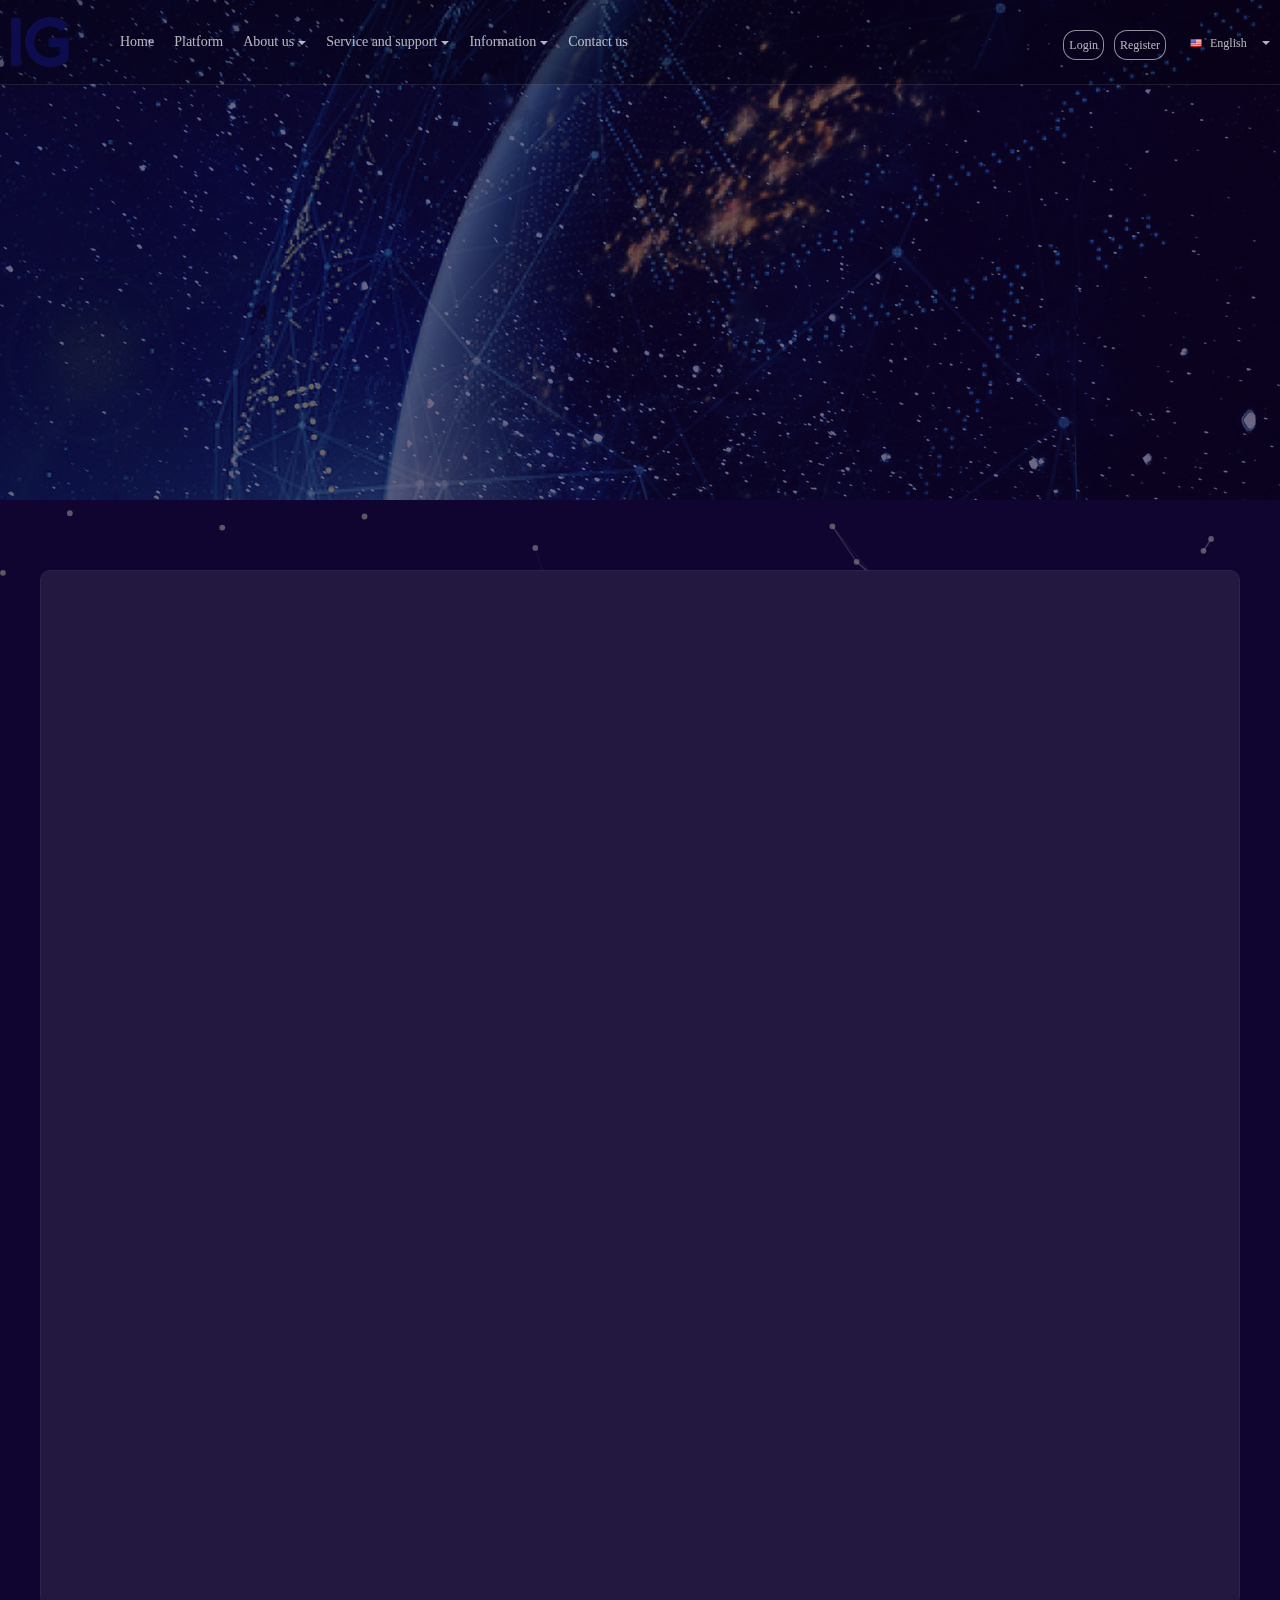
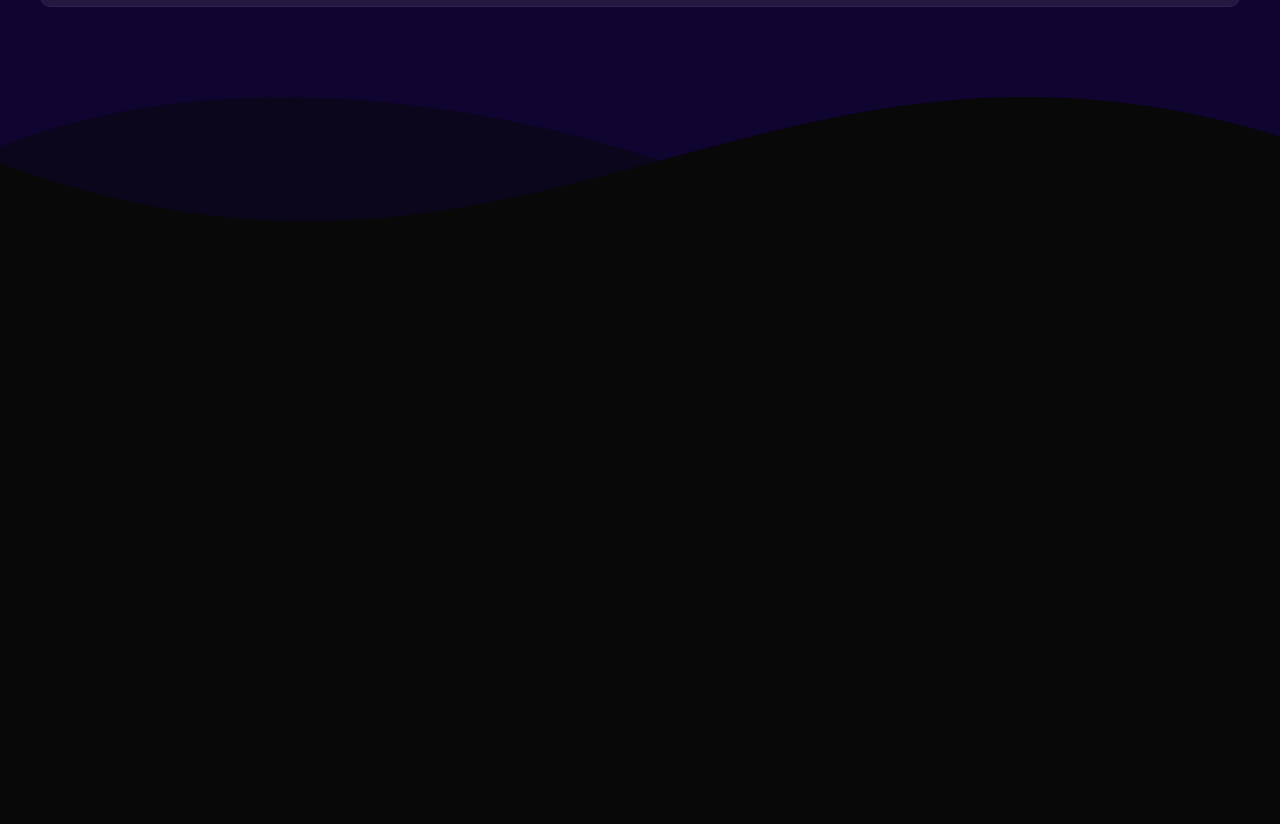
<file: DEMO/news.html>
<!DOCTYPE html>
<!-- saved from url=(0027)https://media178.com/zh_tw/ -->
<html>
  <head>
    <meta http-equiv="Content-Type" content="text/html; charset=UTF-8">
    <title>-IG GLOBAL LIMITED   </title>
    <meta name="keywords" content="IG GLOBAL LIMITED   ">
    <meta name="description" content="">
    <meta name="renderer" content="webkit">
    <meta name="viewport" content="width=device-width,initial-scale=1.0,maximum-scale=1.0,user-scalable=no">
    <meta name="applicable-device" content="pc,mobile">
    <meta http-equiv="Cache-Control" content="no-transform ">
    <meta name="format-detection" content="telephone=no">
    <meta name="apple-mobile-web-app-capable" content="yes">
    <meta name="apple-mobile-web-app-status-bar-style" content="black">
    <link rel="stylesheet" type="text/css" href="static/css/common.css">
    <link rel="stylesheet" type="text/css" href="static/css/animate.min.css">
    <script type="text/javascript" src="static/js/jquery.js"></script>
    <script type="text/javascript" src="static/js/common.js"></script>
    <script type="text/javascript" src="static/js/wow.min.js"></script>
    <script>
      var wow = new WOW({
        offset: 0,
      });
      wow.init();
    </script>
    <link rel="stylesheet" type="text/css" href="static/css/swiper.css">
    <script type="text/javascript" src="static/js/swiper.min.js"></script>
    <style>
      .customBtn {
        width: 260px;
        height: 50px;
        border: 0px;
        background-image: linear-gradient(84deg, #a350dc 0%, #42bcc3 100%),
          linear-gradient(#2c63e4, #2c63e4);
        background-blend-mode: normal, normal;
        border-radius: 12px;
        color: white;
        margin-top: 25px;
        font-size: 14px;
        cursor: pointer;
      }

      .customClose {
        float: right;
        border: 0px;
        width: 20px;
        height: 20px;
        background-color: #160d2f;
        color: white;
        cursor: pointer;
      }

      #customPopUps-background {
        position: fixed;
        z-index: 12000;
        width: 100%;
        height: 100%;
        background: rgba(0, 0, 0, 0.7);
      }

      #customPopUps {
        z-index: 13000;
        position: fixed;
        top: 50%;
        left: 50%;
        width: 320px;
        margin-top: -129px;
        height: 258px;
        margin-left: -160px;
        background-color: #160d2f;
        border-radius: 12px;
      }
    </style>
  
    <script>
      window.__lc = window.__lc || {};
      window.__lc.license = 13343433;
      (function (n, t, c) {
        function i(n) {
          return e._h ? e._h.apply(null, n) : e._q.push(n);
        }
        var e = {
          _q: [],
          _h: null,
          _v: "2.0",
          on: function () {
            i(["on", c.call(arguments)]);
          },
          once: function () {
            i(["once", c.call(arguments)]);
          },
          off: function () {
            i(["off", c.call(arguments)]);
          },
          get: function () {
            if (!e._h)
              throw new Error(
                "[LiveChatWidget] You can not use getters before load."
              );
            return i(["get", c.call(arguments)]);
          },
          call: function () {
            i(["call", c.call(arguments)]);
          },
          init: function () {
            var n = t.createElement("script");
            (n.async = !0),
              (n.type = "text/javascript"),
              (n.src = "https://cdn.livechatinc.com/tracking.js"),
              t.head.appendChild(n);
          },
        };
        !n.__lc.asyncInit && e.init(),
          (n.LiveChatWidget = n.LiveChatWidget || e);
      })(window, document, [].slice);

      function callService() {
        LiveChatWidget.call("maximize");
        closeCustom();
        return false;
      }
    </script>
    <script async="" type="text/javascript" src="static/js/tracking.js"></script>
    <link rel="shortcut icon" type="image/x-icon" href="https://igmtradfx.com/favicon.ico">
  </head>

  <body class="lang_zh_tw">
    <script>
      function openCustom2() {
        window.open("#");
      }
    </script>
    <div style="
        position: fixed;
        right: 20px;
        bottom: 50px;
        z-index: 99999999;
        cursor: pointer;
      " onclick="openCustom2()">
      <!--        <image src="/img/custom.png"></image>-->
    </div>
    <div class="wrap">
      <div class="header wow animate__ animate__fadeInDown animated" data-wow-duration="0.6s" data-wow-delay="0.1s" style="
          visibility: visible;
          animation-duration: 0.6s;
          animation-delay: 0.1s;
          animation-name: fadeInDown;
        ">
        <div class="topbox">
          <div class="logo" style="height: 70px">
            <a href="index.html">
              <img src="static/picture/logo.png" class="">
            </a>
          </div>
          <style>
            .logostyle {
              height: 70px;
            }

            @media all and (max-width: 768px) {
              .logostyle {
                width: 100px;
              }
            }
          </style>
          <style>
            @media all and (max-width: 950px) {
              .toplogin {
                display: none;
              }
            }

            @media all and (max-width: 820px) {
              .toplang {
                display: none;
              }
            }
          </style>
          <div class="topnav" style="">
            <ul>
              <li><a href="index.html">Home</a></li>
              <li><a href="platform.html">Platform</a></li>
              <!--                    <li><a href="/en/news">News</a></li>-->
              <li>
                <a href="about.html">About us<i></i></a>
                <div class="m">
                  <a href="about.html">Company profile</a>
                  <a href="choose.html">Why choose us</a>
                  <a href="reg.html">Regulatory</a>
                </div>
              </li>
              <!--                    <li><a href="/en/help">Help Center</a></li>-->
              <li>
                <a href="faq.html">Service and support<i></i></a>
                <div class="m">
                  <a href="faq.html">Common business issues</a>
                  <a href="risk_disclosure.html">Risk disclosure</a>
                  <a href="privacy_policy.html">Privacy Policy</a>
                  <a href="disclaimer_of_warranty.html">Disclaimer of Warranty</a>
                </div>
              </li>
              <li>
                <a href="">Information<i></i></a>
                <div class="m">
                  <a href="">News</a>
                  <a href="calendar.html">Calendar</a>
                </div>
              </li>
              <li><a href="contact.html">Contact us</a></li>
            </ul>
          </div>
          <div class="topr">
            <div class="toplogin">
              <ul>
                <li>
                  <a style="padding: 2px 5px" href="http://user.igmtradfx.com/login" class="b1">Login</a>
                </li>
                <li>
                  <a style="padding: 2px 5px" href="http://user.igmtradfx.com/register " class="b2">Register</a>
                </li>
              </ul>
            </div>
            <div class="toplang" style="min-width: 80px">
              <div class="t"><img src="static/picture/en.png">English</div>
              <div class="m">
                <ul>
                  <li>
                    <a href="index.html"><img src="static/picture/en.png">English</a>
                  </li>
                 
                </ul>
              </div>
            </div>
          </div>
          <div class="lang_btn"></div>
          <div class="nav_btn"><i></i></div>
        </div>
      </div>
      <!--    <h1>news</h1>-->
<div class="mainer">
    <div class="mbanner">
        <div class="tit tit2 wow animate__ animate__fadeIn animated" data-wow-duration="1s" data-wow-delay="0.1s" style="visibility: visible; animation-duration: 1s; animation-delay: 0.1s; animation-name: fadeIn;">
            <b></b><span>Services and Support</span></div>
        <div class="img" style="background: url(static/image/mban5.jpg) center center no-repeat;"></div>
    </div>
    <div class="mmain">
        <div class="support_main">
            <div class="mainbox">
                <div class="support_list">
                    <div class="item wow animate__ animate__fadeInUp animated" data-wow-duration="0.6s" data-wow-delay="0.1s" style="visibility: visible; animation-duration: 0.6s; animation-delay: 0.1s; animation-name: fadeInUp;">
                        <div class="item_m">
<!--                            <div class="t">Q: 我如何建立一個交易賬戶?</div>-->
                            <div class="m">
                                <script type="text/javascript" src="static/js/widget.js"></script>
                                <div id="economicCalendarWidget"></div>
                                <script type="text/javascript">
                                    new economicCalendar({ width: "100%", height: "1000", mode: 1, lang: "en" });
                                </script>
                            </div>
                        </div>
                    </div>
                </div>
            </div>
        </div>
    </div>
</div>      <div class="footer">
        <div class="footer_t"><img src="static/picture/footbg.png"></div>
        <div class="footbox">
          <div class="mainbox">
            <div class="fbox1 wow animate__animated animate__fadeInUp" data-wow-duration="0.6s" data-wow-delay="0.1s" style="
                visibility: hidden;
                animation-duration: 0.6s;
                animation-delay: 0.1s;
                animation-name: none;
              ">
              <div class="t">
                The company is committed to meeting your global asset trading
                and investment needs
              </div>
              <div class="m">
                All transactions involve risks, and the loss may exceed your
                deposit.<a href=""></a>
              </div>
            </div>
            <div class="fbox2 wow animate__animated animate__fadeInUp" data-wow-duration="0.6s" data-wow-delay="0.2s" style="
                visibility: hidden;
                animation-duration: 0.6s;
                animation-delay: 0.2s;
                animation-name: none;
              ">
              <div class="item">
                <div class="tit">
                  <div class="t">getting started</div>
                  <div class="m">Up to $100000 in virtual capital</div>
                </div>
              </div>
              <div class="item">
                <div class="tit">
                  <div class="t">Start real contract trading</div>
                </div>
                <a href="http://user.igmtradfx.com/register" class="btn btn2">Open a realaccount</a>
              </div>
            </div>
            <div class="fbox3 wow animate__animated animate__fadeInUp" data-wow-duration="0.6s" data-wow-delay="0.3s" style="
                visibility: hidden;
                animation-duration: 0.6s;
                animation-delay: 0.3s;
                animation-name: none;
              ">
              <a href="javascript:;"><img src="static/picture/monee-content-award1.png"></a><a href="javascript:;"><img src="static/picture/monee-content-award2.png"></a><a href="javascript:;"><img src="static/picture/monee-content-award3.png"></a><a href="javascript:;"><img src="static/picture/investors-gold.png"></a><a href="javascript:;"><img src="static/picture/verisign.png"></a><a href="javascript:;"><img src="static/picture/meta-quotes.png"></a><a href="javascript:;"><img src="static/picture/unicef.png"></a>
            </div>
            <div class="fbox4 wow animate__animated animate__fadeInUp" style="
                padding: 15px;
                visibility: hidden;
                animation-duration: 0.6s;
                animation-delay: 0.4s;
                animation-name: none;
              " data-wow-duration="0.6s" data-wow-delay="0.4s">
              <p style="padding: 5px">
                copyright © 2021 IG GLOBAL LIMITED   . All Rights Reserved
              </p>
              <p style="padding: 5px">
                <a href="privacy_policy.html">Privacy</a>&nbsp;
                <span>|</span>&nbsp;
                <a href="risk_disclosure.html">Risk disclosure</a>&nbsp;
                <span>|</span>&nbsp;
                <a href="disclaimer_of_warranty.html">Disclaimer of Warranty</a>
              </p>
              <p style="padding: 5px">Email : <a href="email-protection.html" class="__cf_email__" data-cfemail="0774727777687573476e606a737566636e6960617f7429696273">[email&#160;protected]</a></p>
            </div>
            <div class="fbox5 wow animate__animated animate__fadeInUp" data-wow-duration="0.6s" data-wow-delay="0.5s" style="
                visibility: hidden;
                animation-duration: 0.6s;
                animation-delay: 0.5s;
                animation-name: none;
              ">
              Risk Warning : Trading CFDS on margin carries a high level of
              risk, and may not be suitable for all investors. Before deciding
              to trade foreign exchange, you should carefully consider your
              investment objectives, level of experience, and risk appetite.
              There is a possibility that you may sustain a loss of some or all
              of your investment and therefore you should not invest money that
              you cannot afford to lose. You should be aware of all the risks
              associated with foreign exchange trading, and seek advice from an
              independent financial advisor if you have any doubts.
            </div>
          </div>
        </div>
      </div>
    </div>
    <script data-cfasync="false" src="static/js/email-decode.min.js"></script><script src="static/js/lizi.js"></script>
    <canvas width="1728" height="884" style="position: fixed; top: 0px; left: 0px; z-index: -1; opacity: 1"></canvas>
    <script src="static/js/list=gb_googl.js"></script>
    <script src="static/js/list=gb_msft.js"></script>
    <script src="static/js/list=gb_fb.js"></script>
    <script src="static/js/list=gb_aapl.js"></script>
    <script type="text/javascript">
      $(function () {
        var google = hq_str_gb_googl.split(",");
        var gb_google = $("#google");
        if (google[2] < 0) {
          gb_google.removeClass("up");
          gb_google.addClass("down");
          gb_google.text(google[1] + " (" + google[2] + "%)");
        } else {
          gb_google.removeClass("down");
          gb_google.addClass("up");
          gb_google.text(google[1] + " (" + google[2] + "%)");
        }
        var msft = hq_str_gb_msft.split(",");
        var gb_msft = $("#msft");
        if (msft[2] < 0) {
          gb_msft.removeClass("up");
          gb_msft.addClass("down");
          gb_msft.text(msft[1] + " (" + msft[2] + "%)");
        } else {
          gb_msft.removeClass("down");
          gb_msft.addClass("up");
          gb_msft.text(msft[1] + " (" + msft[2] + "%)");
        }
        var fb = hq_str_gb_fb.split(",");
        var gb_fb = $("#fb");
        if (fb[2] < 0) {
          gb_fb.removeClass("up");
          gb_fb.addClass("down");
          gb_fb.text(fb[1] + " (" + fb[2] + "%)");
        } else {
          gb_fb.removeClass("down");
          gb_fb.addClass("up");
          gb_fb.text(fb[1] + " (" + fb[2] + "%)");
        }
        var apple = hq_str_gb_aapl.split(",");
        var gb_apple = $("#apple");
        if (apple[2] < 0) {
          gb_apple.removeClass("up");
          gb_apple.addClass("down");
          gb_apple.text(apple[1] + " (" + apple[2] + "%)");
        } else {
          gb_apple.removeClass("down");
          gb_apple.addClass("up");
          gb_apple.text(apple[1] + " (" + apple[2] + "%)");
        }
      });
    </script>
    <style>
      @media all and (min-width: 768px) {
        .zidingyi {
          position: fixed;
          left: 0px;
          top: 20%;
          z-index: 99999999;
        }
      }

      @media all and (max-width: 768px) {
        .zidingyi {
          position: fixed;
          right: 0px;
          bottom: 20px;
          z-index: 99999999;
        }
      }
    </style>
    <!--Start of Tawk.to Script-->
    <script type="text/javascript">
      var Tawk_API = Tawk_API || {},
        Tawk_LoadStart = new Date();
      (function () {
        var s1 = document.createElement("script"),
          s0 = document.getElementsByTagName("script")[0];
        s1.async = true;
        s1.src = "#";
        s1.charset = "UTF-8";
        s1.setAttribute("crossorigin", "*");
        s0.parentNode.insertBefore(s1, s0);
      })();
    </script>

  </body>
</html>
</file>
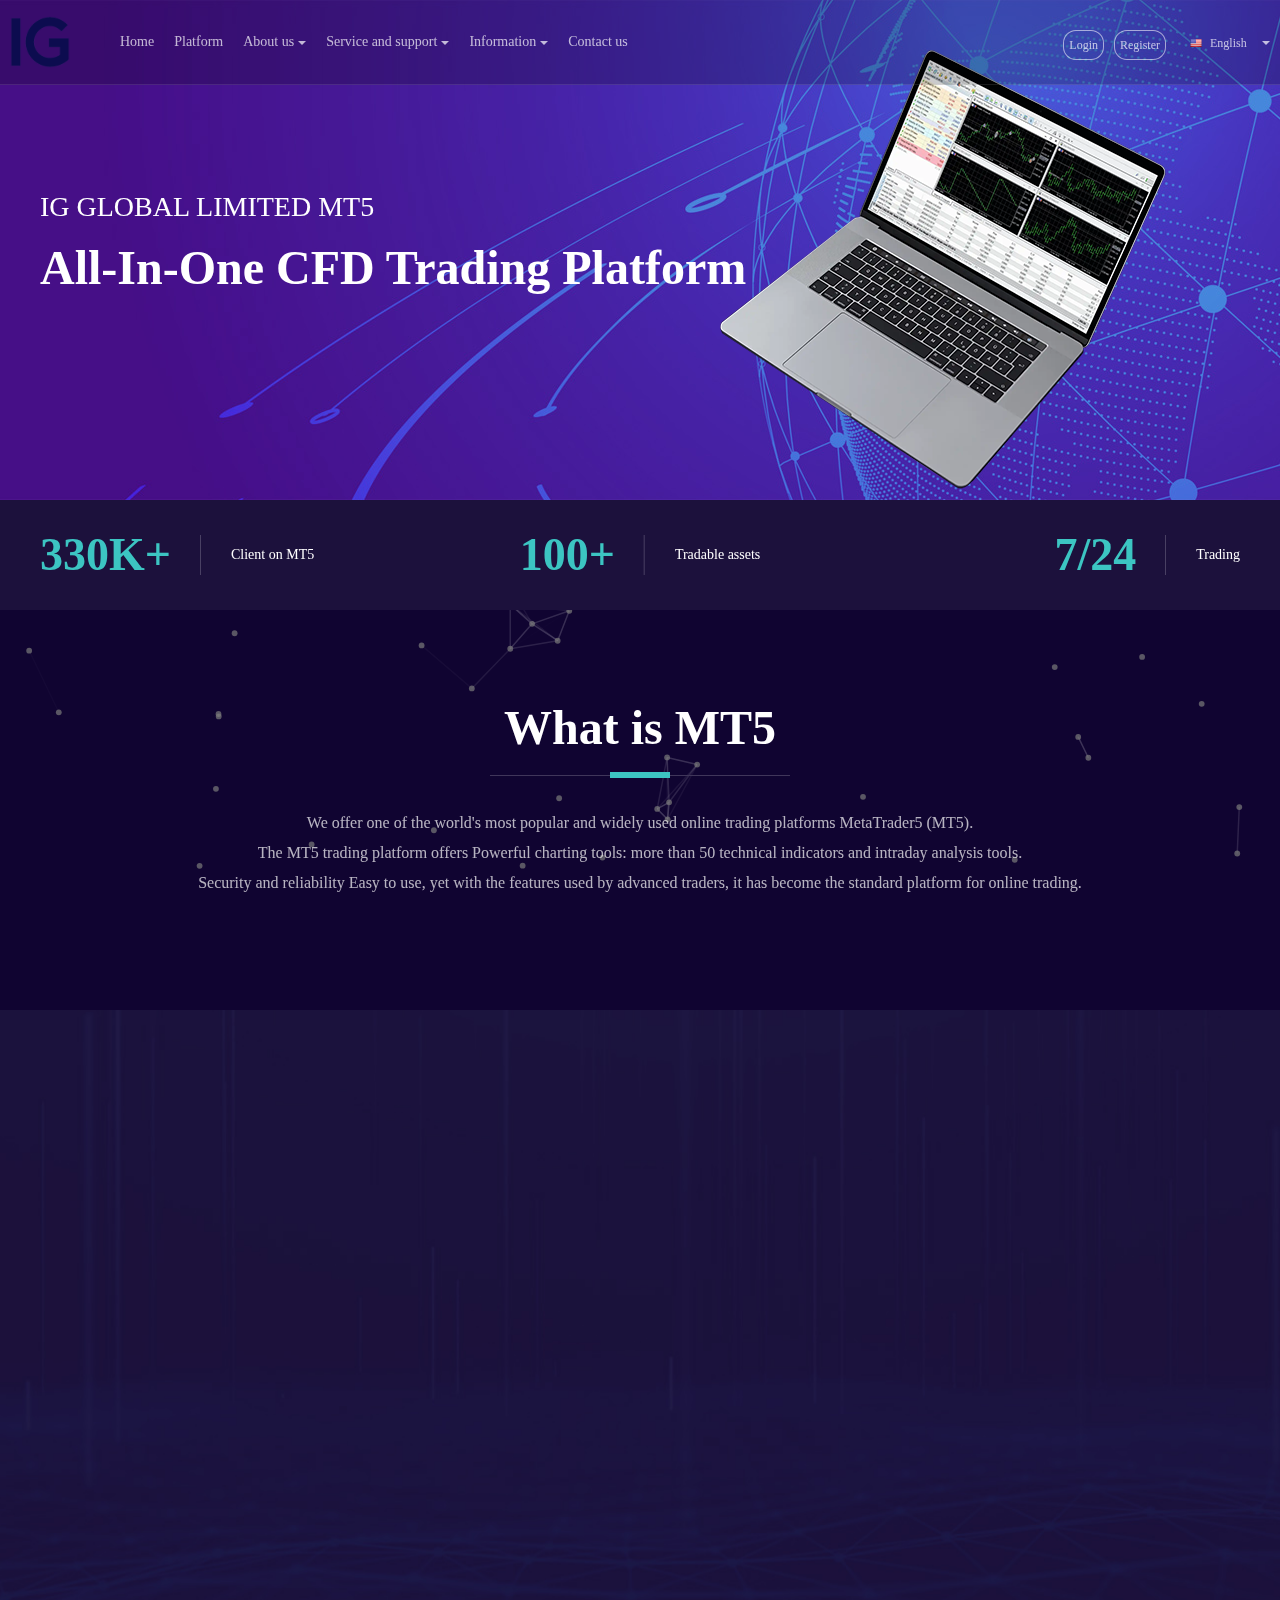
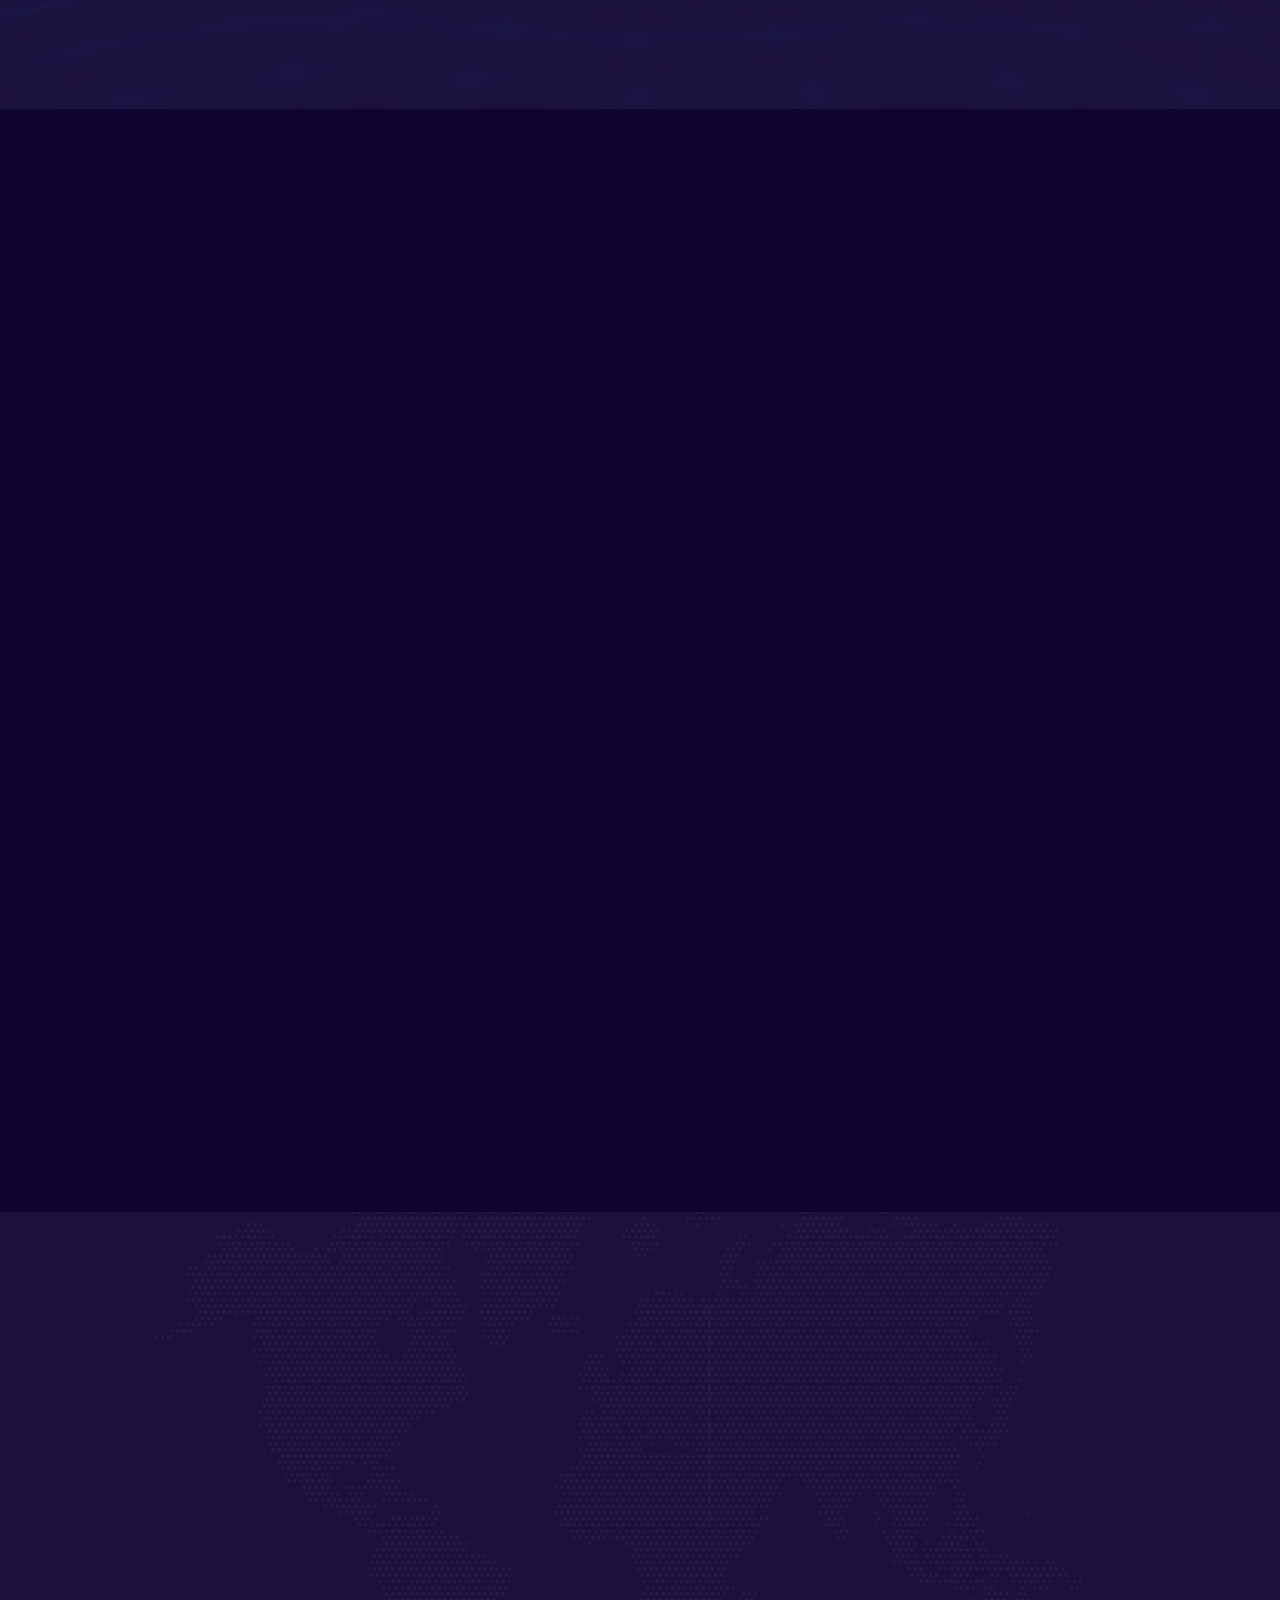
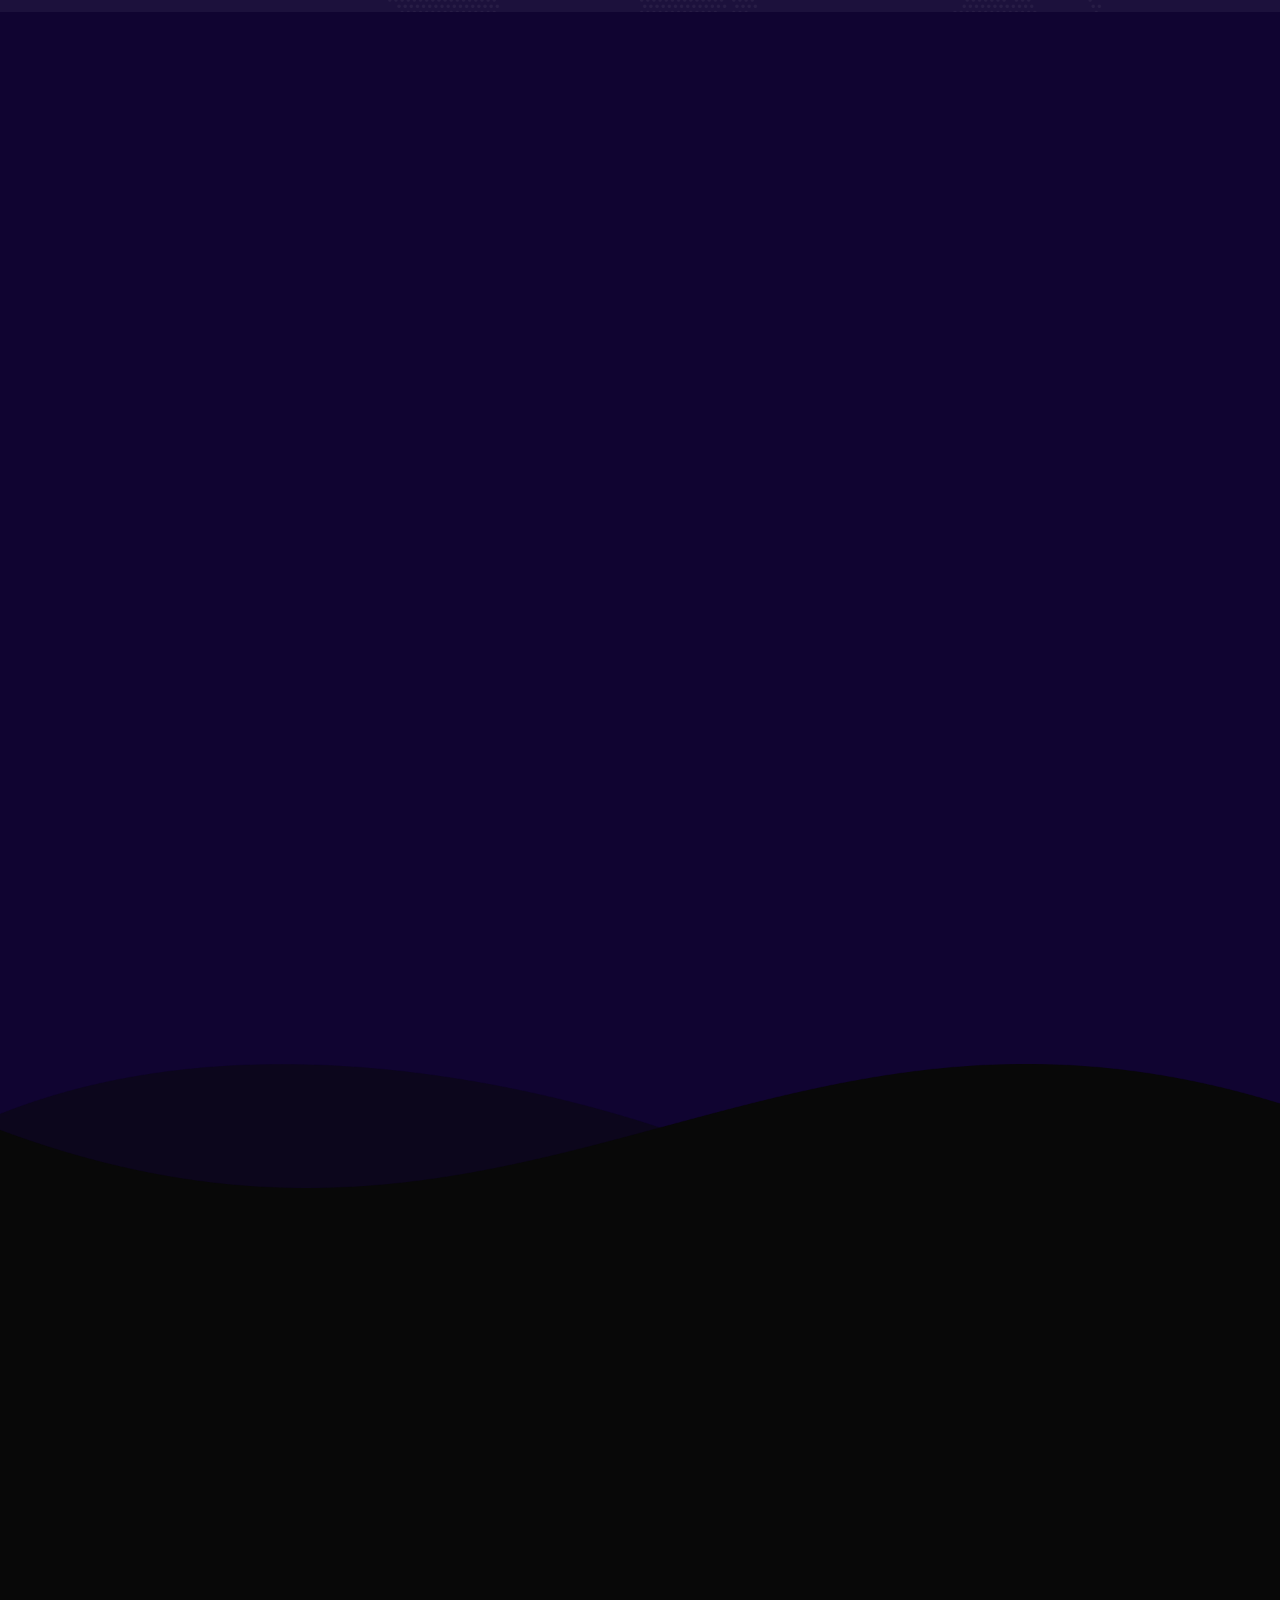
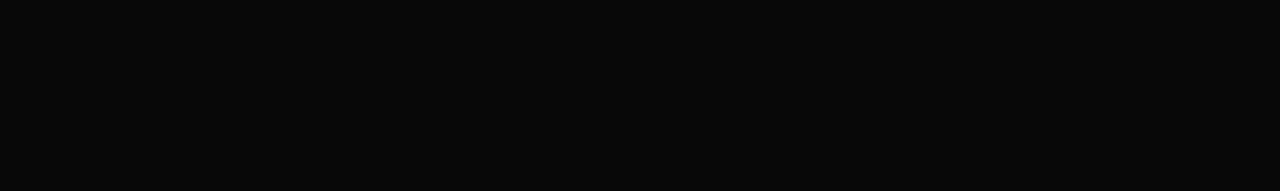
<file: DEMO/platform.html>
<!DOCTYPE html>
<html>
  <head>
    <meta http-equiv="Content-Type" content="text/html; charset=UTF-8">
    <title>-IG GLOBAL LIMITED   </title>
    <meta name="keywords" content="IG GLOBAL LIMITED   ">
    <meta name="description" content="">
    <meta name="renderer" content="webkit">
    <meta name="viewport" content="width=device-width,initial-scale=1.0,maximum-scale=1.0,user-scalable=no">
    <meta name="applicable-device" content="pc,mobile">
    <meta http-equiv="Cache-Control" content="no-transform ">
    <meta name="format-detection" content="telephone=no">
    <meta name="apple-mobile-web-app-capable" content="yes">
    <meta name="apple-mobile-web-app-status-bar-style" content="black">
    <link rel="stylesheet" type="text/css" href="static/css/common.css">
    <link rel="stylesheet" type="text/css" href="static/css/animate.min.css">
    <script type="text/javascript" src="static/js/jquery.js"></script>
    <script type="text/javascript" src="static/js/common.js"></script>
    <script type="text/javascript" src="static/js/wow.min.js"></script>
    <script>
      var wow = new WOW({
        offset: 0,
      });
      wow.init();
    </script>
    <link rel="stylesheet" type="text/css" href="static/css/swiper.css">
    <script type="text/javascript" src="static/js/swiper.min.js"></script>
    <style>
      .customBtn {
        width: 260px;
        height: 50px;
        border: 0px;
        background-image: linear-gradient(84deg, #a350dc 0%, #42bcc3 100%),
          linear-gradient(#2c63e4, #2c63e4);
        background-blend-mode: normal, normal;
        border-radius: 12px;
        color: white;
        margin-top: 25px;
        font-size: 14px;
        cursor: pointer;
      }

      .customClose {
        float: right;
        border: 0px;
        width: 20px;
        height: 20px;
        background-color: #160d2f;
        color: white;
        cursor: pointer;
      }

      #customPopUps-background {
        position: fixed;
        z-index: 12000;
        width: 100%;
        height: 100%;
        background: rgba(0, 0, 0, 0.7);
      }

      #customPopUps {
        z-index: 13000;
        position: fixed;
        top: 50%;
        left: 50%;
        width: 320px;
        margin-top: -129px;
        height: 258px;
        margin-left: -160px;
        background-color: #160d2f;
        border-radius: 12px;
      }
    </style>

    <script>
      window.__lc = window.__lc || {};
      window.__lc.license = 13343433;
      (function (n, t, c) {
        function i(n) {
          return e._h ? e._h.apply(null, n) : e._q.push(n);
        }
        var e = {
          _q: [],
          _h: null,
          _v: "2.0",
          on: function () {
            i(["on", c.call(arguments)]);
          },
          once: function () {
            i(["once", c.call(arguments)]);
          },
          off: function () {
            i(["off", c.call(arguments)]);
          },
          get: function () {
            if (!e._h)
              throw new Error(
                "[LiveChatWidget] You can not use getters before load."
              );
            return i(["get", c.call(arguments)]);
          },
          call: function () {
            i(["call", c.call(arguments)]);
          },
          init: function () {
            var n = t.createElement("script");
            (n.async = !0),
              (n.type = "text/javascript"),
              (n.src = "https://cdn.livechatinc.com/tracking.js"),
              t.head.appendChild(n);
          },
        };
        !n.__lc.asyncInit && e.init(),
          (n.LiveChatWidget = n.LiveChatWidget || e);
      })(window, document, [].slice);

      function callService() {
        LiveChatWidget.call("maximize");
        closeCustom();
        return false;
      }
    </script>
    <script async="" type="text/javascript" src="static/js/tracking.js"></script>
    <link rel="shortcut icon" type="image/x-icon" href="https://igmtradfx.com/favicon.ico">
  </head>

  <body class="lang_zh_tw">
    <script>
      function openCustom2() {
        window.open("#");
      }
    </script>
    <div style="
        position: fixed;
        right: 20px;
        bottom: 50px;
        z-index: 99999999;
        cursor: pointer;
      " onclick="openCustom2()">
      <!--        <image src="/img/custom.png"></image>-->
    </div>
    <div class="wrap">
      <div class="header wow animate__ animate__fadeInDown animated" data-wow-duration="0.6s" data-wow-delay="0.1s" style="
          visibility: visible;
          animation-duration: 0.6s;
          animation-delay: 0.1s;
          animation-name: fadeInDown;
        ">
        <div class="topbox">
          <div class="logo" style="height: 70px">
            <a href="index.html">
              <img src="static/picture/logo.png" class="">
            </a>
          </div>
          <style>
            .logostyle {
              height: 70px;
            }

            @media all and (max-width: 768px) {
              .logostyle {
                width: 100px;
              }
            }
          </style>
          <style>
            @media all and (max-width: 950px) {
              .toplogin {
                display: none;
              }
            }

            @media all and (max-width: 820px) {
              .toplang {
                display: none;
              }
            }
          </style>
          <div class="topnav" style="">
            <ul>
              <li><a href="index.html">Home</a></li>
              <li><a href="">Platform</a></li>
              <!--                    <li><a href="/en/news">News</a></li>-->
              <li>
                <a href="about.html">About us<i></i></a>
                <div class="m">
                  <a href="about.html">Company profile</a>
                  <a href="choose.html">Why choose us</a>
                  <a href="reg.html">Regulatory</a>
                </div>
              </li>
              <!--                    <li><a href="/en/help">Help Center</a></li>-->
              <li>
                <a href="faq.html">Service and support<i></i></a>
                <div class="m">
                  <a href="faq.html">Common business issues</a>
                  <a href="risk_disclosure.html">Risk disclosure</a>
                  <a href="privacy_policy.html">Privacy Policy</a>
                  <a href="disclaimer_of_warranty.html">Disclaimer of Warranty</a>
                </div>
              </li>
              <li>
                <a href="news.html">Information<i></i></a>
                <div class="m">
                  <a href="news.html">News</a>
                  <a href="calendar.html">Calendar</a>
                </div>
              </li>
              <li><a href="contact.html">Contact us</a></li>
            </ul>
          </div>
          <div class="topr">
            <div class="toplogin">
              <ul>
                <li>
                  <a style="padding: 2px 5px" href="http://user.igmtradfx.com/login" class="b1">Login</a>
                </li>
                <li>
                  <a style="padding: 2px 5px" href="http://user.igmtradfx.com/register " class="b2">Register</a>
                </li>
              </ul>
            </div>
            <div class="toplang" style="min-width: 80px">
              <div class="t"><img src="static/picture/en.png">English</div>
              <div class="m">
                <ul>
                  <li>
                    <a href="index.html"><img src="static/picture/en.png">English</a>
                  </li>
               
                </ul>
              </div>
            </div>
          </div>
          <div class="lang_btn"></div>
          <div class="nav_btn"><i></i></div>
        </div>
      </div>
      <!--    <h1>platform</h1>-->
<div class="mainer">
    <div class="plat_main1">
        <div class="mainbox">
            <div class="plat_box1">
                <div class="img wow animate__ animate__fadeInRight animated" data-wow-duration="1s" data-wow-delay="0.1s" style="visibility: visible; animation-duration: 1s; animation-delay: 0.1s; animation-name: fadeInRight;">
                    <img src="static/picture/banimg.png"></div>
                <div class="con wow animate__ animate__fadeInLeft animated" data-wow-duration="1s" data-wow-delay="0.1s" style="visibility: visible; animation-duration: 1s; animation-delay: 0.1s; animation-name: fadeInLeft;">
                    <div class="t">IG GLOBAL LIMITED    MT5 </div>
                    <div class="m">All-In-One CFD Trading Platform</div>
                </div>
            </div>
        </div>
    </div>
    <div class="plat_main2">
        <div class="mainbox">
            <div class="plat_box2 wow animate__ animate__fadeInUp animated" data-wow-duration="1s" data-wow-delay="0.1s" style="visibility: visible; animation-duration: 1s; animation-delay: 0.1s; animation-name: fadeInUp;">
                <ul>
                    <li><b>330K+</b><span>Client on MT5</span></li>
                    <li><b>100+</b><span>Tradable assets</span></li>
                    <li><b>7/24</b><span>Trading</span></li>
                </ul>
            </div>
        </div>
    </div>
    <div class="plat_main3">
        <div class="mainbox">
            <div class="mtit wow animate__ animate__fadeInUp animated" data-wow-duration="1s" data-wow-delay="0.1s" style="visibility: visible; animation-duration: 1s; animation-delay: 0.1s; animation-name: fadeInUp;">
                <b>What is MT5</b></div>
            <div class="mtitf wow animate__ animate__fadeInUp animated" data-wow-duration="1s" data-wow-delay="0.1s" style="visibility: visible; animation-duration: 1s; animation-delay: 0.1s; animation-name: fadeInUp;">
                We offer one of the world's most popular and widely used online trading platforms
                MetaTrader5 (MT5).<br>The MT5 trading platform offers Powerful charting tools: more than 50
                technical indicators and intraday analysis tools.<br>Security and reliability Easy to use,
                yet with the features used by advanced traders, it has become the standard platform for
                online trading.</div>
        </div>
    </div>
    <div class="plat_main4">
        <div class="mainbox">
            <div class="mtit wow animate__ animate__fadeInUp animated" data-wow-duration="1s" data-wow-delay="0.1s" style="visibility: visible; animation-duration: 1s; animation-delay: 0.1s; animation-name: fadeInUp;">
                <b>Why Trade MT5</b></div>
            <div class="plat_box4">
                <div class="item wow animate__ animate__fadeInUp animated" data-wow-duration="1s" data-wow-delay="0.1s" style="visibility: visible; animation-duration: 1s; animation-delay: 0.1s; animation-name: fadeInUp;">
                    <div class="item_m">
                        <div class="img"><img src="static/picture/b1.png"></div>
                        <div class="t">Quickly sign up for a demo account</div>
                        <div class="m">Practice trading using a demo account with unlimited amount of
                            virtual funds..</div>
                    </div>
                </div>
                <div class="item wow animate__ animate__fadeInUp animated" data-wow-duration="1s" data-wow-delay="0.2s" style="visibility: visible; animation-duration: 1s; animation-delay: 0.2s; animation-name: fadeInUp;">
                    <div class="item_m">
                        <div class="img"><img src="static/picture/b2.png"></div>
                        <div class="t">A single platform with multiple assets</div>
                        <div class="m">Trade forex, synthetic indices,stocks, stock indices,
                            andcryptocurrencies in one place.</div>
                    </div>
                </div>
                <div class="item wow animate__ animate__fadeInUp animated" data-wow-duration="1s" data-wow-delay="0.3s" style="visibility: visible; animation-duration: 1s; animation-delay: 0.3s; animation-name: fadeInUp;">
                    <div class="item_m">
                        <div class="img"><img src="static/picture/b3.png"></div>
                        <div class="t">24/7 Trading</div>
                        <div class="m">Even on weekends, you can always use our proprietary integrated data
                            to trade around the clock</div>
                    </div>
                </div>
                <div class="item wow animate__ animate__fadeInUp animated" data-wow-duration="1s" data-wow-delay="0.4s" style="visibility: visible; animation-duration: 1s; animation-delay: 0.4s; animation-name: fadeInUp;">
                    <div class="item_m">
                        <div class="img"><img src="static/picture/b4.png"></div>
                        <div class="t">Licensed and regulated</div>
                        <div class="m">Trade with industry pioneers who have been trusted by traders for
                            more than many years and are regulated.</div>
                    </div>
                </div>
                <div class="clear"></div>
            </div>
        </div>
    </div>
    <div class="plat_main5">
        <div class="mainbox">
            <div class="mtit wow animate__ animate__fadeInUp animated" data-wow-duration="1s" data-wow-delay="0.1s" style="visibility: visible; animation-duration: 1s; animation-delay: 0.1s; animation-name: fadeInUp;">
                <b>How to start an MT5 account</b></div>
            <div class="plat_box5_tit wow animate__ animate__fadeInUp animated" data-wow-duration="1s" data-wow-delay="0.1s" style="visibility: visible; animation-duration: 1s; animation-delay: 0.1s; animation-name: fadeInUp;">
                <ul>
                    <li class="on">Demo account</li>
                    <li>Real fund account</li>
                </ul>
            </div>
            <div class="plat_box5_con">
                <div class="plat_box5">
                    <div class="item wow animate__ animate__fadeInUp animated" data-wow-duration="1s" data-wow-delay="0.1s" style="visibility: visible; animation-duration: 1s; animation-delay: 0.1s; animation-name: fadeInUp;">
                        <div class="item_m item_m2">
                            <div class="con">Open a free&nbsp;demo
                                account</div>
                        </div>
                    </div>
                    <div class="item wow animate__ animate__fadeInUp animated" data-wow-duration="1s" data-wow-delay="0.2s" style="visibility: visible; animation-duration: 1s; animation-delay: 0.2s; animation-name: fadeInUp;">
                        <div class="item_m">
                            <div class="con">Add one IG GLOBAL LIMITED   MT5 demo account and choose what you want to trade.
                            </div>
                        </div>
                    </div>
                    <div class="item wow animate__ animate__fadeInUp animated" data-wow-duration="1s" data-wow-delay="0.3s" style="visibility: visible; animation-duration: 1s; animation-delay: 0.3s; animation-name: fadeInUp;">
                        <div class="item_m">
                            <div class="con">Practice trading from mobileapp, desktop application, or
                                through your Web browser.</div>
                        </div>
                    </div>
                    <div class="clear"></div>
                </div>
                <div class="plat_box5_img wow animate__ animate__fadeInUp animated" data-wow-duration="1s" data-wow-delay="0.1s" style="visibility: visible; animation-duration: 1s; animation-delay: 0.1s; animation-name: fadeInUp;">
                    <img src="static/picture/how.png"></div>
            </div>
            <div class="plat_box5_con" style="display: none;">
                <div class="plat_box5 plat_box52">
                    <div class="item">
                        <div class="item_m item_m2">
                            <div class="con con2">Create or&nbsp;sign in&nbsp;to your account
                            </div>
                        </div>
                    </div>
                    <div class="item">
                        <div class="item_m">
                            <div class="con">Create a real money account.</div>
                        </div>
                    </div>
                    <div class="item">
                        <div class="item_m">
                            <div class="con">Create a MT5 real money account based on your trade preference.
                            </div>
                        </div>
                    </div>
                    <div class="item">
                        <div class="item_m">
                            <div class="con">Fund your account. Start Trading on the mobile app, desktop
                                app, or web browser.。</div>
                        </div>
                    </div>
                    <div class="clear"></div>
                </div>
                <div class="plat_box5_img"><img src="static/picture/how2.png"></div>
            </div>
        </div>
    </div>
    <div class="plat_main6">
        <div class="mainbox">
            <div class="plat_box6_left wow animate__ animate__fadeInLeft animated" data-wow-duration="1s" data-wow-delay="0.1s" style="visibility: visible; animation-duration: 1s; animation-delay: 0.1s; animation-name: fadeInLeft;">
                <div class="t">PC</div>
                <div class="m">
                    <ul>
                        <li><a href="static/file/ig.exe"><img src="static/picture/down1.png"></a></li>
<!--                        <li>-->
<!--                            <a-->
<!--                                href="https://download.mql5.com/cdn/web/metaquotes.software.corp/mt5/MetaTrader5.dmg?utm_source=www.metatrader5.com&amp;utm_campaign=download.mt5.macos"><img-->
<!--                                src="/img/down2.png"></a>-->
<!--                        </li>-->
                    </ul>
                </div>
                <div class="t">Mobile</div>
                <div class="m">
                    <ul>
                        <li><a href="https://www.linktogold.com/ios.html"><img src="static/picture/down3.png"></a></li>

                        <li><a href="https://www.linktogold.com/apk.html"><img src="static/picture/down4.png"></a></li>
                    </ul>
                </div>
            </div>
            <div class="plat_box6_right wow animate__ animate__fadeInRight animated" data-wow-duration="1s" data-wow-delay="0.1s" style="visibility: visible; animation-duration: 1s; animation-delay: 0.1s; animation-name: fadeInRight;">
<!--                <div class="tip"><img src="/img/tip.png">Please set the agent code to:</div>-->
<!--                <div class="img"><img src="/img/61a4c1b88cffb.png"></div>-->
            </div>
        </div>
    </div>
    <div class="plat_main7">
        <div class="mainbox">
            <div class="mtit wow animate__ animate__fadeInUp animated" data-wow-duration="1s" data-wow-delay="0.1s" style="visibility: visible; animation-duration: 1s; animation-delay: 0.1s; animation-name: fadeInUp;">
                <b>Flexibly provide multiple account types</b></div>
            <div class="plat_box7">
                <div class="item wow animate__ animate__fadeInUp animated" data-wow-duration="1s" data-wow-delay="0.1s" style="visibility: visible; animation-duration: 1s; animation-delay: 0.1s; animation-name: fadeInUp;">
                    <div class="item_m">
                        <div class="img"><img src="static/picture/cate1.png"></div>
                        <div class="t">Comprehensive</div>
                        <div class="m">Trade CFD contracts around the clock with our unique and proprietary
                            composite index that simulates real market movements.</div>
                    </div>
                </div>
                <div class="item wow animate__ animate__fadeInUp animated" data-wow-duration="1s" data-wow-delay="0.2s" style="visibility: visible; animation-duration: 1s; animation-delay: 0.2s; animation-name: fadeInUp;">
                    <div class="item_m">
                        <div class="img"><img src="static/picture/cate2.png"></div>
                        <div class="t">Finance</div>
                        <div class="m">Trade forex, commodities, cryptocurrencies large (standard
                            microtransactions) and microcurrency pairs onhigh leverage.</div>
                    </div>
                </div>
                <div class="item wow animate__ animate__fadeInUp animated" data-wow-duration="1s" data-wow-delay="0.3s" style="visibility: visible; animation-duration: 1s; animation-delay: 0.3s; animation-name: fadeInUp;">
                    <div class="item_m">
                        <div class="img"><img src="static/picture/cate3.png"></div>
                        <div class="t">Financial STP</div>
                        <div class="m">Major in trade, minor in trade, and there are also markets where the
                            trade volume of currency pairs with smaller spreads has skyrocketed.</div>
                    </div>
                </div>
                <div class="clear"></div>
            </div>
            <div class="btnbox wow animate__ animate__fadeInUp animated" data-wow-duration="1s" data-wow-delay="0.4s" style="visibility: visible; animation-duration: 1s; animation-delay: 0.4s; animation-name: fadeInUp;">
            </div>
        </div>
    </div>
    <div class="plat_main8">
        <div class="mainbox">
            <div class="plat_box8">
                <div class="img wow animate__ animate__fadeInRight animated" data-wow-duration="1s" data-wow-delay="0.1s" style="visibility: visible; animation-duration: 1s; animation-delay: 0.1s; animation-name: fadeInRight;">
                    <img src="static/picture/pc.png"></div>
                <div class="con wow animate__ animate__fadeInLeft animated" data-wow-duration="1s" data-wow-delay="0.1s" style="visibility: visible; animation-duration: 1s; animation-delay: 0.1s; animation-name: fadeInLeft;">
                    <div class="t">Enter MT5</div>
                    <div class="btnbox"><a href="http://user.igmtradfx.com/register" class="btn">Open a real
                        account</a></div>
                </div>
            </div>
        </div>
    </div>
</div>      <div class="footer">
        <div class="footer_t"><img src="static/picture/footbg.png"></div>
        <div class="footbox">
          <div class="mainbox">
            <div class="fbox1 wow animate__animated animate__fadeInUp" data-wow-duration="0.6s" data-wow-delay="0.1s" style="
                visibility: hidden;
                animation-duration: 0.6s;
                animation-delay: 0.1s;
                animation-name: none;
              ">
              <div class="t">
                The company is committed to meeting your global asset trading
                and investment needs
              </div>
              <div class="m">
                All transactions involve risks, and the loss may exceed your
                deposit.<a href=""></a>
              </div>
            </div>
            <div class="fbox2 wow animate__animated animate__fadeInUp" data-wow-duration="0.6s" data-wow-delay="0.2s" style="
                visibility: hidden;
                animation-duration: 0.6s;
                animation-delay: 0.2s;
                animation-name: none;
              ">
              <div class="item">
                <div class="tit">
                  <div class="t">getting started</div>
                  <div class="m">Up to $100000 in virtual capital</div>
                </div>
              </div>
              <div class="item">
                <div class="tit">
                  <div class="t">Start real contract trading</div>
                </div>
                <a href="http://user.igmtradfx.com/register" class="btn btn2">Open a realaccount</a>
              </div>
            </div>
            <div class="fbox3 wow animate__animated animate__fadeInUp" data-wow-duration="0.6s" data-wow-delay="0.3s" style="
                visibility: hidden;
                animation-duration: 0.6s;
                animation-delay: 0.3s;
                animation-name: none;
              ">
              <a href="javascript:;"><img src="static/picture/monee-content-award1.png"></a><a href="javascript:;"><img src="static/picture/monee-content-award2.png"></a><a href="javascript:;"><img src="static/picture/monee-content-award3.png"></a><a href="javascript:;"><img src="static/picture/investors-gold.png"></a><a href="javascript:;"><img src="static/picture/verisign.png"></a><a href="javascript:;"><img src="static/picture/meta-quotes.png"></a><a href="javascript:;"><img src="static/picture/unicef.png"></a>
            </div>
            <div class="fbox4 wow animate__animated animate__fadeInUp" style="
                padding: 15px;
                visibility: hidden;
                animation-duration: 0.6s;
                animation-delay: 0.4s;
                animation-name: none;
              " data-wow-duration="0.6s" data-wow-delay="0.4s">
              <p style="padding: 5px">
                copyright © 2021 IG GLOBAL LIMITED   . All Rights Reserved
              </p>
              <p style="padding: 5px">
                <a href="privacy_policy.html">Privacy</a>&nbsp;
                <span>|</span>&nbsp;
                <a href="risk_disclosure.html">Risk disclosure</a>&nbsp;
                <span>|</span>&nbsp;
                <a href="disclaimer_of_warranty.html">Disclaimer of Warranty</a>
              </p>
              <p style="padding: 5px">Email : <a href="email-protection.html" class="__cf_email__" data-cfemail="6f1c1a1f1f001d1b2f0608021b1d0e0b06010809171c41010a1b">[email&#160;protected]</a></p>
            </div>
            <div class="fbox5 wow animate__animated animate__fadeInUp" data-wow-duration="0.6s" data-wow-delay="0.5s" style="
                visibility: hidden;
                animation-duration: 0.6s;
                animation-delay: 0.5s;
                animation-name: none;
              ">
              Risk Warning : Trading CFDS on margin carries a high level of
              risk, and may not be suitable for all investors. Before deciding
              to trade foreign exchange, you should carefully consider your
              investment objectives, level of experience, and risk appetite.
              There is a possibility that you may sustain a loss of some or all
              of your investment and therefore you should not invest money that
              you cannot afford to lose. You should be aware of all the risks
              associated with foreign exchange trading, and seek advice from an
              independent financial advisor if you have any doubts.
            </div>
          </div>
        </div>
      </div>
    </div>
    <script data-cfasync="false" src="static/js/email-decode.min.js"></script><script src="static/js/lizi.js"></script>
    <canvas width="1728" height="884" style="position: fixed; top: 0px; left: 0px; z-index: -1; opacity: 1"></canvas>
    <script src="static/js/list=gb_googl.js"></script>
    <script src="static/js/list=gb_msft.js"></script>
    <script src="static/js/list=gb_fb.js"></script>
    <script src="static/js/list=gb_aapl.js"></script>
    <script type="text/javascript">
      $(function () {
        var google = hq_str_gb_googl.split(",");
        var gb_google = $("#google");
        if (google[2] < 0) {
          gb_google.removeClass("up");
          gb_google.addClass("down");
          gb_google.text(google[1] + " (" + google[2] + "%)");
        } else {
          gb_google.removeClass("down");
          gb_google.addClass("up");
          gb_google.text(google[1] + " (" + google[2] + "%)");
        }
        var msft = hq_str_gb_msft.split(",");
        var gb_msft = $("#msft");
        if (msft[2] < 0) {
          gb_msft.removeClass("up");
          gb_msft.addClass("down");
          gb_msft.text(msft[1] + " (" + msft[2] + "%)");
        } else {
          gb_msft.removeClass("down");
          gb_msft.addClass("up");
          gb_msft.text(msft[1] + " (" + msft[2] + "%)");
        }
        var fb = hq_str_gb_fb.split(",");
        var gb_fb = $("#fb");
        if (fb[2] < 0) {
          gb_fb.removeClass("up");
          gb_fb.addClass("down");
          gb_fb.text(fb[1] + " (" + fb[2] + "%)");
        } else {
          gb_fb.removeClass("down");
          gb_fb.addClass("up");
          gb_fb.text(fb[1] + " (" + fb[2] + "%)");
        }
        var apple = hq_str_gb_aapl.split(",");
        var gb_apple = $("#apple");
        if (apple[2] < 0) {
          gb_apple.removeClass("up");
          gb_apple.addClass("down");
          gb_apple.text(apple[1] + " (" + apple[2] + "%)");
        } else {
          gb_apple.removeClass("down");
          gb_apple.addClass("up");
          gb_apple.text(apple[1] + " (" + apple[2] + "%)");
        }
      });
    </script>
    <style>
      @media all and (min-width: 768px) {
        .zidingyi {
          position: fixed;
          left: 0px;
          top: 20%;
          z-index: 99999999;
        }
      }

      @media all and (max-width: 768px) {
        .zidingyi {
          position: fixed;
          right: 0px;
          bottom: 20px;
          z-index: 99999999;
        }
      }
    </style>
    <!--Start of Tawk.to Script-->
    <script type="text/javascript">
      var Tawk_API = Tawk_API || {},
        Tawk_LoadStart = new Date();
      (function () {
        var s1 = document.createElement("script"),
          s0 = document.getElementsByTagName("script")[0];
        s1.async = true;
        s1.src = "https://embed.tawk.to/637d24e2b0d6371309d08783/1gigdg5if";
        s1.charset = "UTF-8";
        s1.setAttribute("crossorigin", "*");
        s0.parentNode.insertBefore(s1, s0);
      })();
    </script>

  </body>
</html>
</file>
<file: DEMO/static/css/common.css>
html {
	-webkit-text-size-adjust: none;
	overflow-y: scroll;
	overflow-x: hidden;
}

*,
body {
	margin: 0;
	padding: 0;
	font-family: "Microsoft YaHei";
}

* {
	-webkit-tap-highlight-color: rgba(0, 0, 0, 0);
}

body {
	background: #100431;
	color: #ffffff;
	line-height: 1.8;
	font-size: 14px;
}

table {
	border-collapse: collapse;
	border-spacing: 0;
	empty-cells: show;
}

th,
td {
	border-collapse: collapse;
}

img,
a img,
a:hover img {
	border: 0;
}

ol,
ul,
dl,
li,
dt,
dd {
	list-style: none;
}

input,
button,
textarea,
select,
optgroup,
option {
	font-family: "Microsoft YaHei";
}

:focus {
	outline: 0;
}

a {
	color: #ffffff;
	text-decoration: none;
	cursor: pointer;
}

a:hover {
	color: #3cc5c2;
	text-decoration: none;
}

a,
a:hover,
.btn,
.more {
	transition: all 300ms ease;
	-webkit-appearance: none;
}

input,
select,
button {
	-webkit-appearance: none;
}

hr {
	border: none;
	height: 1px;
}

::-webkit-input-placeholder {
	color: rgba(255, 255, 255, 0.4);
}

.clear {
	height: 0;
	font-size: 0px;
	overflow: hidden;
	clear: both;
	float: none;
}

.wow {
	visibility: hidden;
}

::-webkit-scrollbar-corner {
	background-color: #010e32;
}

::-webkit-scrollbar {
	width: 6px;
	height: 6px;
	border-radius: 3px;
}

::-webkit-scrollbar-track {
	background: none;
}

::-webkit-scrollbar-thumb {
	background-color: rgba(255, 255, 255, 0.3);
	border-radius: 3px;
}

.noscroll {
	overflow: hidden;
}

.wrap {
	min-width: 1260px;
	overflow: hidden;
	position: relative;
	z-index: 2;
}

.header {
	position: fixed;
	left: 0;
	right: 0;
	top: 0;
	height: 84px;
	background: rgba(0, 0, 0, 0.2);
	border-bottom: 1px rgba(255, 255, 255, 0.1) solid;
	z-index: 9990;
	transition: all 300ms ease;
}

.topbox {
	margin: 0 54px;
	position: relative;
	height: 84px;
	z-index: 9991;
}

.topbox .logo {
	position: absolute;
	left: 0;
	top: 12px;
}

.topbox .logo a {
	display: block;
}

.topbox .logo img {
	display: block;
	height: 60px;
}

.topnav {
	position: absolute;
	left: 170px;
}

.topnav ul li {
	float: left;
	position: relative;
	margin: 0 10px;
}

.topnav ul li a {
	display: block;
	text-align: center;
	padding: 0 10px;
	font-size: 14px;
	height: 84px;
	line-height: 84px;
	opacity: 0.7;
	color: #fff;
	position: relative;
}

.topnav ul li a i {
	display: inline-block;
	vertical-align: middle;
	content: '';
	width: 0;
	height: 0;
	border-left: 4px transparent solid;
	border-right: 4px transparent solid;
	border-top: 4px #fff solid;
	margin-left: 4px;
}

.topnav ul li a:hover {
	opacity: 1;
}

.topnav ul li a.on {
	opacity: 1;
}

.topnav ul li a.on:after {
	display: block;
	content: '';
	position: absolute;
	left: 6px;
	right: 6px;
	bottom: 0;
	height: 2px;
	background: #3cc5c2;
}

.topnav ul li .m {
	display: none;
	position: absolute;
	left: -50px;
	right: -50px;
	top: 84px;
	background: rgba(0, 0, 0, 0.6);
	border: 1px rgba(255, 255, 255, 0.1) solid;
	padding: 0 15px;
}

.topnav ul li .m a {
	height: 40px;
	line-height: 40px;
	border-bottom: 1px rgba(255, 255, 255, 0.1) solid;
	padding: 0;
}

.topnav ul li .m a:last-child {
	border-bottom: none;
}

.topnav ul li:hover .m {
	display: block;
}

.lang_de .topnav ul li .m {
	left: -80px;
	right: -80px;
}

.lang_fr .topnav ul li .m {
	left: -70px;
	right: -70px;
}

.lang_ru .topnav ul li .m {
	left: -90px;
	right: -90px;
}

.lang_maori .topnav ul li .m {
	left: -70px;
	right: -70px;
}

.select_lang {
	display: none;
}

.topr {
	position: absolute;
	right: 0;
	top: 30px;
}

.toplogin {
	float: left;
}

.toplogin ul li {
	float: left;
	margin-left: 10px;
}

.toplogin a {
	display: block;
	height: 24px;
	line-height: 24px;
	border-radius: 13px;
	border: 1px rgba(255, 255, 255, 0.8) solid;
	padding: 0 9px 0 25px;
	font-size: 12px;
	color: #fff;
	opacity: 0.7;
}

.toplogin a.b1 {
	background: url(https://igmtradfx.com/img/top_b1.png) 6px center no-repeat;
}

.toplogin a.b2 {
	background: url(https://igmtradfx.com/img/top_b2.png) 6px center no-repeat;
}

.toplogin a:hover {
	opacity: 1;
}

.toplang {
	float: left;
	position: relative;
	margin-left: 24px;
}

.toplang .t {
	position: relative;
	padding: 0 14px 0 20px;
	height: 26px;
	line-height: 26px;
	font-size: 12px;
	color: rgba(255, 255, 255, 0.7);
	cursor: pointer;
	transition: all 300ms ease;
}

.toplang .t img {
	display: block;
	position: absolute;
	left: 0;
	top: 50%;
	height: 12px;
	margin-top: -6px;
}

.toplang .t:after {
	display: block;
	content: '';
	position: absolute;
	right: 0;
	top: 50%;
	width: 0;
	height: 0;
	border-left: 4px transparent solid;
	border-right: 4px transparent solid;
	border-top: 4px rgba(255, 255, 255, 0.7) solid;
	margin-top: -2px;
}

.toplang .m {
	position: absolute;
	left: -20px;
	right: -20px;
	top: 26px;
	display: none;
	background: rgba(0, 0, 0, 0.6);
	border: 1px rgba(255, 255, 255, 0.1) solid;
	padding: 0 20px;
}

.toplang .m a {
	display: block;
	line-height: 40px;
	position: relative;
	padding-left: 20px;
	font-size: 12px;
	color: rgba(255, 255, 255, 0.7);
	border-bottom: 1px rgba(255, 255, 255, 0.1) solid;
}

.toplang .m a img {
	display: block;
	position: absolute;
	left: 0;
	top: 50%;
	height: 12px;
	margin-top: -6px;
}

.toplang .m a:hover {
	color: #fff;
}

.toplang .m li:last-child a {
	border-bottom: none;
}

.toplang:hover .t {
	color: #fff;
}

.toplang:hover .t:after {
	border-top: 4px #fff solid;
}

.lang_btn {
	display: none;
}

.nav_btn {
	display: none;
}

@media (max-width:1530px) {
	.topbox {
		margin: 0 10px;
	}

	.topnav {
		left: 100px;
	}

	.topnav ul li {
		margin: 0;
	}
}

.headers {
	background: rgba(0, 0, 0, 0.4);
}

.mainbox {
	width: 1200px;
	box-sizing: border-box;
	margin: 0 auto;
	position: relative;
	transition: all 300ms ease;
}

.ibanner_box {
	position: relative;
	overflow: hidden;
}

.ibanner {
	position: relative;
	height: 900px;
	overflow: hidden;
}

.ibanner video {
	position: absolute;
	right: 0;
	bottom: 0;
	min-width: 100%;
	min-height: 100%;
	background-size: cover;
	z-index: 10;
}

.ibanner .video_bg {
	position: absolute;
	left: 0;
	right: 0;
	top: 0;
	bottom: 0;
	z-index: 11;
	background: rgba(16, 4, 49, 0.3);
}

.ibanner .img {
	display: block;
	height: 900px;
	background-size: cover !important;
	position: relative;
}

.ibanner .img_bg {
	position: absolute;
	left: 0;
	right: 0;
	top: 0;
	bottom: 0;
	z-index: 11;
	background: rgba(16, 4, 49, 0.5);
}

.ibanner_m {
	position: absolute;
	left: 0;
	right: 0;
	top: 50%;
	transform: translate(0, -50%);
	color: #fff;
	z-index: 12;
}

.ibanner_m .mainbox {
	padding: 0 86px;
}

.ibanner_m .t {
	font-size: 40px;
	line-height: 50px;
	font-weight: bold;
}

.ibanner_m .m {
	font-size: 20px;
	line-height: 36px;
	padding: 18px 0;
}

.ibanner_m .m ul li {
	padding: 10px 42px;
	background: url(https://igmtradfx.com/img/banli.png) left 12px no-repeat;
}

.ibanner_m .btn {
	display: block;
	width: 260px;
	height: 60px;
	line-height: 60px;
	border-radius: 10px;
	text-align: center;
	font-size: 22px;
	background-image: linear-gradient(to right, #a64fdd, #3cc5c2);
	color: #fff;
}

.ibanner_m .btn:after {
	display: inline-block;
	content: '';
	vertical-align: middle;
	margin-left: 12px;
	width: 24px;
	height: 24px;
	background: url(https://igmtradfx.com/img/reg_r.png) no-repeat;
}

.ibanner_m .btn:hover {
	transform: translate(0, -5px);
}

.lang_cn .ibanner_m .t,
.lang_zh_tw .ibanner_m .t {
	font-size: 60px;
	line-height: 70px;
}

.lang_cn .ibanner_m .m,
.lang_zh_tw .ibanner_m .m {
	font-size: 26px;
	line-height: 46px;
	font-weight: bold;
}

.lang_fr .ibanner_m .btn {
	width: 360px;
}

.lang_ru .ibanner_m .btn {
	width: 360px;
}


.itit {
	font-weight: lighter;
	color: #fff;
	font-size: 42px;
	line-height: 60px;
	text-align: center;
	letter-spacing: 1px;
}

.itit_f {
	font-size: 16px;
	line-height: 30px;
	text-align: center;
	padding: 8px 0 20px 0;
}

.lang_cn .itit,
.lang_zh_tw .itit {
	font-size: 50px;
	line-height: 66px;
}

.btnbox {}

.btnbox .btn {
	display: block;
	margin: 0 auto;
	width: 250px;
	height: 60px;
	line-height: 60px;
	border-radius: 10px;
	text-align: center;
	font-size: 18px;
	background-image: linear-gradient(to right, #a64fdd, #3cc5c2);
	color: #fff;
	border: none;
	cursor: pointer;
}

.btnbox .btn:hover {
	transform: translate(0, -5px);
}

.imain1 {
	padding: 50px 0 130px 0;
}

.imain2 {
	padding: 134px 0 170px 0;
	background: url(../image/bg1.png) top center no-repeat;
}

.imain3 {
	padding: 120px 0 134px 0;
}

.imain4 {
	padding: 124px 0 158px 0;
	position: relative;
	overflow: hidden;
}

.imain5 {}

.imain6 {
	padding: 145px 0 200px 0;
	background: url(../image/bg2.png) center center no-repeat #1c113c;
}

.imain7 {
	padding: 116px 0 80px 0;
}

.iwhy {
	padding: 70px 0 0 0;
	margin: 0 -45px;
}

.iwhy .item {
	float: left;
	width: 33.33%;
}

.iwhy .item_m {
	margin: 0 50px;
	transition: all 300ms ease;
}

.iwhy .item .img {
	background: url(https://igmtradfx.com/img/why_b.png) center center no-repeat;
	padding: 26px;
	margin-bottom: 30px;
}

.iwhy .item .img img {
	display: block;
	margin: 0 auto;
}

.iwhy .item .t {
	text-align: center;
	font-weight: bold;
	font-size: 24px;
	line-height: 32px;
	padding: 10px 0;
}

.iwhy .item .line {
	display: block;
	margin: 0 auto;
	width: 40px;
	height: 3px;
	background: #3cc5c2;
}

.iwhy .item .m {
	padding: 12px 0;
	text-align: center;
	opacity: 0.7;
	font-size: 16px;
	line-height: 28px;
}

.iwhy .item_m:hover {
	transform: translate(0, -5px);
}

.iwhy:after {
	display: block;
	content: '';
	clear: both;
}


.iabout {
	padding-top: 65px;
}

.iabout_l {
	float: left;
	padding-left: 65px;
}

.iabout_l img {
	display: block;
}

.iabout_r {
	float: right;
	width: 400px;
	padding-top: 36px;
}

.iabout_r .m {
	font-size: 18px;
	line-height: 30px;
	padding: 20px 0;
	color: rgba(255, 255, 255, 0.9);
}

.iabout_r .m ul li {
	padding: 10px 0 10px 34px;
	background: url(https://igmtradfx.com/img/about_li.png) left 14px no-repeat;
}

.iabout_r .btn {
	float: left;
	display: block;
	margin-bottom: 28px;
	min-width: 180px;
	padding: 0 30px;
	height: 60px;
	line-height: 60px;
	border-radius: 10px;
	text-align: center;
	font-size: 24px;
	background-image: linear-gradient(to right, #a64fdd, #3cc5c2);
	color: #fff;
}

.iabout_r .btn:before {
	display: inline-block;
	content: '';
	vertical-align: middle;
	margin-right: 8px;
	margin-bottom: 3px;
	width: 30px;
	height: 30px;
	background: url(https://igmtradfx.com/img/play.png) no-repeat;
}

.iabout_r .btn:hover {
	transform: translate(0, -5px);
}

.iabout_r .f {
	clear: both;
	font-size: 12px;
	opacity: 0.2;
}

.iabout:after {
	display: block;
	content: '';
	clear: both;
}


.iinfo_tag {
	height: 54px;
	margin-bottom: 28px;
}

.iinfo_tag span {
	float: left;
	height: 54px;
	padding: 0 28px;
	border-radius: 27px 27px 27px 0;
	line-height: 54px;
	font-size: 28px;
	background: #eb3735;
}

.iinfo_t {
	margin-bottom: 20px;
	font-size: 44px;
	line-height: 56px;
	font-weight: lighter;
}

.iinfo_m {
	font-size: 16px;
	line-height: 30px;
	margin-bottom: 50px;
}

.lang_ru .iinfo_t {
	font-size: 40px;
	line-height: 50px;
}

.lang_ru .iinfo_m {
	font-size: 14px;
	line-height: 26px;
}


.iinfo_list {
	margin: 0 -20px;
}

.iinfo_list .item {
	float: left;
	width: 25%;
}

.iinfo_list .item_m {
	background: url(../image/info_bg.png) no-repeat;
	background-size: cover;
	border-radius: 10px;
	height: 180px;
	margin: 0 20px;
	transition: all 300ms ease;
}

.iinfo_list .item .img {
	padding: 4px 0 2px 0;
	background: url(../image/info_line.png) center bottom no-repeat;
	margin-bottom: 14px;
}

.iinfo_list .item .img img {
	display: block;
	margin: 0 auto;
	height: 50px;
}

.iinfo_list .item .t {
	text-align: center;
	font-size: 14px;
	font-weight: bold;
	line-height: 20px;
}

.iinfo_list .item .m {
	text-align: center;
	font-size: 14px;
	line-height: 20px;
	margin-bottom: 18px;
}

.iinfo_list .item .f {
	display: block;
	margin: 0 auto;
	width: 150px;
	height: 30px;
	line-height: 30px;
	border-radius: 4px;
	color: #fff;
	font-size: 12px;
	text-align: center;
}

.iinfo_list .item .f:before {
	display: inline-block;
	content: '';
	vertical-align: middle;
	margin-bottom: 2px;
	margin-right: 4px;
	width: 0;
	height: 0;
	border-left: 6px transparent solid;
	border-right: 6px transparent solid;
}

.iinfo_list .item .up {
	background: #3cc5c2;
}

.iinfo_list .item .up:before {
	border-bottom: 6px #fff solid;
}

.iinfo_list .item .down {
	background: #e41717;
}

.iinfo_list .item .down:before {
	border-top: 6px #fff solid;
}

.iinfo_list .item_m:hover {
	transform: translate(0, -5px);
}

.iinfo_list:after {
	display: block;
	content: '';
	clear: both;
}



.imain4 video {
	display: block;
	width: 100%;
	position: absolute;
	right: 0;
	bottom: 0;
	min-width: 100%;
	min-height: 100%;
	background-size: cover;
	z-index: 10;
}

.imain4 .video_bg {
	position: absolute;
	left: 0;
	right: 0;
	top: 0;
	bottom: 0;
	z-index: 11;
	background: rgba(16, 4, 49, 0.45);
}

.imain4 .mainbox {
	position: relative;
	z-index: 13;
}

.imain4 .itit {
	font-size: 28px;
	line-height: 42px;
}

.lang_cn .imain4 .itit,
.lang_zh_tw .imain4 .itit,
.lang_ja .imain4 .itit {
	font-size: 36px;
	line-height: 60px;
}

.itool_info {
	text-align: center;
	line-height: 0;
	padding: 30px 0 74px 0;
}

.itool_info img {
	display: inline-block;
	vertical-align: middle;
	margin: 0 30px;
}

.itool_tag {
	margin: 0 auto;
	width: 780px;
	height: 50px;
}

.itool_tag .item {
	float: left;
	width: 260px;
}

.itool_tag .item_m {
	margin: 0 15px;
	text-align: center;
	line-height: 48px;
	opacity: 0.8;
	font-size: 14px;
	border: 1px rgba(255, 255, 255, 0.2) solid;
	border-radius: 25px;
	background: rgba(255, 255, 255, 0.1);
	transition: all 300ms ease;
}

.itool_tag .item_m img {
	vertical-align: middle;
	margin-bottom: 2px;
	margin-right: 2px;
}

.itool_tag .item_m:hover {
	opacity: 1;
	transform: translate(0, -5px);
}


.lang_en .itool_tag,
.lang_ja .itool_tag,
.lang_ar .itool_tag {
	width: 900px;
}

.lang_en .itool_tag .item,
.lang_ja .itool_tag .item,
.lang_ar .itool_tag .item {
	width: 300px;
}

.lang_fr .itool_tag {
	width: 1200px;
}

.lang_fr .itool_tag .item {
	width: 400px;
}

.lang_ru .itool_tag {
	width: 1200px;
}

.lang_ru .itool_tag .item {
	width: 400px;
}

.lang_th .itool_tag {
	width: 990px;
}

.lang_th .itool_tag .item {
	width: 330px;
}


.lang_de .itool_tag {
	width: 1200px;
}

.lang_de .itool_tag .item {
	width: 400px;
}


.imain5 .mainbox {
	background: url(../image/plat.png) right center no-repeat;
	padding: 42px 0 36px 0;
}

.iplat_t {
	font-weight: bold;
	font-size: 36px;
	line-height: 50px;
}

.iplat_m {
	font-size: 16px;
	line-height: 28px;
	margin-bottom: 18px;
	width: 700px;
}

.lang_cn .iplat_t,
.lang_zh_tw .iplat_t {
	font-size: 48px;
	line-height: 62px;
	width: auto;
}


.iplat_list {
	height: 42px;
}

.iplat_list .item {
	float: left;
	margin-right: 20px;
}

.iplat_list .item_m {
	display: block;
	width: 138px;
	height: 40px;
	text-align: center;
	line-height: 40px;
	font-size: 16px;
	color: rgba(255, 255, 255, 0.77);
	border: 1px rgba(255, 255, 255, 0.2) solid;
	background: rgba(16, 4, 49, 0.2);
	transition: all 300ms ease;
}

.iplat_list .item_m img {
	vertical-align: middle;
	margin-bottom: 2px;
	margin-right: 8px;
}

.iplat_list .item_m:hover {
	color: #fff;
	transform: translate(0, -5px);
}


.iadvantage_list {
	padding: 100px 0 0 0;
	margin: 0 -26px;
}

.iadvantage_list .item {
	float: left;
	width: 33.33%;
}

.iadvantage_list .item_m {
	transition: all 300ms ease;
	padding: 15px 26px 1px 26px;
	border-radius: 20px;
}

.iadvantage_list .item .img {
	background: url(../image/adv_b.png) center center no-repeat;
	padding: 35px;
	margin-bottom: 5px;
}

.iadvantage_list .item .img img {
	display: block;
	margin: 0 auto;
}

.iadvantage_list .item .t {
	text-align: center;
	font-weight: bold;
	font-size: 24px;
	line-height: 52px;
}

.iadvantage_list .item .line {
	display: block;
	margin: 0 auto;
	width: 40px;
	height: 3px;
	background: #3cc5c2;
}

.iadvantage_list .item .m {
	padding: 24px 0;
	text-align: center;
	opacity: 0.7;
	font-size: 14px;
	line-height: 24px;
	height: 144px;
	overflow: hidden;
}

.iadvantage_list .item_m:hover {
	transform: translate(0, -5px);
	background: rgba(16, 4, 49, 0.4);
}

.iadvantage_list:after {
	display: block;
	content: '';
	clear: both;
}


.iexperience {
	background: url(../image/experience_bg.png) center bottom no-repeat;
	padding: 55px 0 160px 0;
}

.iexperience img {
	display: block;
	margin: 0 auto;
}


.mbanner {
	position: relative;
}

.mbanner .tit {
	position: absolute;
	left: 50%;
	top: 50%;
	z-index: 101;
	transform: translate(-50%, 0);
	margin-top: -28px;
	text-align: center;
	color: #fff;
}

.mbanner .tit b {
	display: block;
	line-height: 50px;
	position: absolute;
	left: 0;
	right: 0;
	text-align: center;
	top: -25px;
	font-size: 48px;
}

.mbanner .tit:before {
	display: block;
	content: '';
	position: absolute;
	left: 0;
	right: 50%;
	margin-right: 105px;
	top: 0;
	height: 1px;
	background: #fff;
}

.mbanner .tit:after {
	display: block;
	content: '';
	position: absolute;
	right: 0;
	left: 50%;
	margin-left: 105px;
	top: 0;
	height: 1px;
	background: #fff;
}

.mbanner .tit2:before {
	margin-right: 130px;
}

.mbanner .tit2:after {
	margin-left: 130px;
}

.mbanner .tit span {
	display: block;
	border: 1px #fff solid;
	border-top: 1px rgba(255, 255, 255, 0) solid;
	text-transform: uppercase;
	font-weight: lighter;
	font-size: 48px;
	padding: 10px 50px 0 50px;
	height: 104px;
	line-height: 104px;
	white-space: nowrap;
}

.mbanner .img {
	position: relative;
	z-index: 100;
	background-size: cover !important;
	height: 500px;
}


.mbanner .tit b {
	position: relative;
	text-transform: uppercase;
	white-space: nowrap;
	top: 0.7em;
	font-weight: normal;
}

.mbanner .tit:before {
	display: none;
}

.mbanner .tit:after {
	display: none;
}

.mbanner .tit span {
	display: none;
}


.plat_main1 {
	background: url(../image/banner.jpg) center center no-repeat;
	background-size: cover;
}

.plat_main2 {
	background: #1c113c;
	height: 110px;
}

.plat_main3 {
	padding: 70px 0 50px 0;
}

.plat_main4 {
	background: url(../image/bg1.jpg) center center no-repeat;
	background-size: cover;
	padding: 96px 0 130px 0;
}

.plat_main5 {
	padding: 80px 0 130px 0;
}

.plat_main6 {
	background: url(../image/bg2.png) center center no-repeat;
	background-size: cover;
}

.plat_main7 {
	padding: 120px 0;
}

.plat_main8 {
	margin-bottom: -28px;
}


.plat_box1 {
	position: relative;
	height: 500px;
}

.plat_box1 .img {
	position: absolute;
	right: 74px;
	top: 50px;
}

.plat_box1 .img img {
	display: block;
}

.plat_box1 .con {
	position: absolute;
	left: 0;
	top: 182px;
}

.plat_box1 .con .t {
	line-height: 50px;
	font-size: 28px;
}

.plat_box1 .con .m {
	line-height: 72px;
	font-size: 48px;
	font-weight: bold;
	margin-bottom: 16px;
}

.plat_box1 .btn {
	float: left;
	display: block;
	min-width: 110px;
	padding: 0 20px;
	height: 50px;
	line-height: 50px;
	border-radius: 5px;
	text-align: center;
	font-size: 14px;
	background: #ff444f;
	color: #fff;
	border: none;
	cursor: pointer;
}

.plat_box1 .btn:hover {
	background: #f41623;
	color: #fff;
	transform: translate(0, -5px);
}

.plat_box2 {
	position: relative;
}

.plat_box2 ul li {
	float: left;
	height: 110px;
	line-height: 110px;
}

.plat_box2 ul li b {
	float: left;
	padding-right: 30px;
	margin-right: 30px;
	position: relative;
	font-size: 46px;
	color: #3cc5c2;
}

.plat_box2 ul li b:after {
	display: block;
	content: '';
	position: absolute;
	right: 0;
	top: 50%;
	width: 1px;
	height: 40px;
	background: #fff;
	margin-top: -20px;
	opacity: 0.2;
}

.plat_box2 ul li:nth-child(2) {
	float: none;
	position: absolute;
	left: 50%;
	transform: translate(-50%, 0);
}

.plat_box2 ul li:last-child {
	float: right;
}

.plat_main3 .mtitf {
	font-size: 16px;
}

.plat_box4 {
	padding-bottom: 1px;
	margin: 0 -20px;
	padding-top: 48px;
}

.plat_box4 .item {
	float: left;
	width: 25%;
	margin-bottom: 40px;
}

.plat_box4 .item_m {
	display: block;
	margin: 0 20px;
	background-image: linear-gradient(#272b47, #191b34);
	transition: all 300ms ease;
	padding: 56px 20px 0 20px;
	height: 170px;
	border-radius: 10px;
	position: relative;
}

.plat_box4 .item .img {
	position: absolute;
	left: 0;
	right: 0;
	top: -40px;
}

.plat_box4 .item .img img {
	display: block;
	margin: 0 auto;
	height: 80px;
}

.plat_box4 .item .t {
	text-align: center;
	font-weight: bold;
	font-size: 20px;
	line-height: 28px;
	padding: 10px 0;
}

.plat_box4 .item .m {
	text-align: center;
	opacity: 0.7;
	font-size: 14px;
	line-height: 22px;
}

.plat_box4 .item_m:hover {
	transform: translate(0, -5px);
}


.lang_fr .plat_box4 .item .t {
	font-size: 16px;
	line-height: 22px;
	padding: 0 0 10px 0;
}

.lang_ru .plat_box4 .item .t {
	font-size: 16px;
	line-height: 22px;
	padding: 0 0 10px 0;
}

.lang_de .plat_box4 .item .t {
	font-size: 18px;
}

.lang_maori .plat_box4 .item .t {
	font-size: 16px;
	line-height: 22px;
	padding: 0 0 10px 0;
}


.plat_box5_tit {
	width: 440px;
	height: 58px;
	border: 1px #3cc5c2 solid;
	border-radius: 30px;
	margin: 0 auto 80px auto;
	position: relative;
}

.plat_box5_tit ul li {
	display: block;
	position: absolute;
	width: 50%;
	top: -1px;
	height: 60px;
	line-height: 58px;
	width: 50%;
	text-align: center;
	cursor: pointer;
	font-size: 22px;
	border-radius: 30px;
}

.plat_box5_tit ul li:nth-child(1) {
	left: -1px;
}

.plat_box5_tit ul li:nth-child(2) {
	right: -1px;
}

.plat_box5_tit ul li.on {
	font-weight: bold;
	background-image: linear-gradient(to right, #a64fdd, #3cc5c2);
}

.lang_fr .plat_box5_tit ul li {
	font-size: 20px;
}

.lang_ru .plat_box5_tit ul li {
	font-size: 18px;
}


.plat_box5 {
	padding-bottom: 90px;
	margin: 0 -10px;
}

.plat_box5 .item {
	float: left;
	width: 33.33%;
	margin-bottom: 20px;
}

.plat_box52 .item {
	width: 25%;
}

.plat_box5 .item_m {
	display: block;
	margin: 0 10px;
	background: #1e133d;
	transition: all 300ms ease;
	padding: 6px 40px;
	height: 124px;
	border-radius: 10px 10px 0 0;
	position: relative;
	text-align: left;
}

.plat_box52 .item_m {
	padding: 6px 15px;
}

.plat_box5 .item_m2 {
	text-align: center;
}

.plat_box5 .item_m .con {
	display: flex;
	align-items: center;
	justify-content: center;
	font-size: 18px;
	line-height: 24px;
	color: rgba(255, 255, 255, 0.7);
	height: 124px;
	overflow: auto;
	word-break: break-all;
}

.plat_box5 .item_m .con a {
	color: #3cc5c2;
	text-decoration: underline;
}

.plat_box5 .item_m:after {
	display: block;
	content: '';
	position: absolute;
	left: 0;
	right: 0;
	bottom: -15px;
	height: 30px;
	background: url(https://igmtradfx.com/img/line2.png) center center no-repeat;
}

.plat_box5 .item_m:hover {
	background: #281e46;
	color: #fff;
}

.plat_box5 .item_m:hover:after {
	background: url(https://igmtradfx.com/img/line1.png) center center no-repeat;
}

.plat_box5_img img {
	display: block;
	margin: 0 auto;
}

.lang_en .plat_box5 .item_m .con2,
.lang_ja .plat_box5 .item_m .con2,
.lang_fr .plat_box5 .item_m .con2,
.lang_ru .plat_box5 .item_m .con2,
.lang_maori .plat_box5 .item_m .con2,
.lang_de .plat_box5 .item_m .con2,
.lang_ar .plat_box5 .item_m .con2 {
	display: block;
	padding-top: 1.9em;
}


.plat_main6 .mainbox {
	height: 400px;
}

.plat_main6 .mainbox:after {
	display: block;
	content: '';
	width: 1px;
	position: absolute;
	right: 530px;
	top: 50%;
	height: 220px;
	margin-top: -110px;
	background: #fff;
	opacity: 0.05;
}

.plat_box6_left {
	padding-top: 58px;
}

.plat_box6_left .t {
	font-size: 24px;
	font-weight: bold;
	line-height: 64px;
}

.plat_box6_left .m {
	height: 50px;
	margin-bottom: 10px;
}

.plat_box6_left .m ul li {
	float: left;
	margin-right: 20px;
}

.plat_box6_left .m ul li a {
	display: block;
}

.plat_box6_left .m ul li img {
	display: block;
	height: 50px;
}

.plat_box6_left .m ul li a:hover {
	transform: translate(0, -5px);
}

.plat_box6_right {
	position: absolute;
	right: 0;
	bottom: 0;
	width: 450px;
}

.plat_box6_right .tip {
	text-align: center;
	font-size: 18px;
	line-height: 28px;
	margin-bottom: 20px;
}

.plat_box6_right .tip img {
	vertical-align: middle;
	margin-right: 12px;
}

.plat_box6_right .img img {
	display: block;
	margin: 0 auto;
	width: 386px;
}


.plat_box7 {
	padding-bottom: 40px;
	margin: 0 -10px;
}

.plat_box7 .item {
	float: left;
	width: 33.33%;
	margin-bottom: 40px;
}

.plat_box7 .item_m {
	display: block;
	margin: 0 10px;
	background: #1e133d;
	padding: 42px 20px 0 110px;
	height: 170px;
	border-radius: 10px;
	box-sizing: border-box;
	position: relative;
	transition: all 300ms ease;
}

.plat_box7 .item .img {
	position: absolute;
	left: 15px;
	top: 50%;
	margin-top: -40px;
}

.plat_box7 .item .img img {
	display: block;
	height: 80px;
}

.plat_box7 .item .t {
	font-weight: bold;
	font-size: 22px;
	line-height: 38px;
}

.plat_box7 .item .m {
	font-size: 14px;
	line-height: 24px;
}

.plat_box7 .item_m:hover {
	background: #281e46;
}

.plat_main7 .btnbox .btn {
	width: 330px;
}


.lang_en .plat_box7 .item_m,
.lang_ja .plat_box7 .item_m,
.lang_ar .plat_box7 .item_m {
	padding: 22px 20px 0 110px;
}

.lang_de .plat_box7 .item_m {
	padding: 10px 20px 0 110px;
}

.lang_fr .plat_box7 .item_m {
	padding: 8px 10px 0 110px;
}

.lang_ko .plat_box7 .item_m {
	padding: 32px 20px 0 110px;
}

.lang_th .plat_box7 .item_m {
	padding: 32px 20px 0 110px;
}


.lang_ru .plat_box7 .item_m {
	padding: 8px 10px 0 110px;
}

.lang_maori .plat_box7 .item_m {
	padding: 8px 0 0 104px;
}


.plat_box8 {
	position: relative;
	height: 432px;
}

.plat_box8 .img {
	position: absolute;
	right: 12px;
	top: 0;
}

.plat_box8 .img img {
	display: block;
}

.plat_box8 .con {
	position: absolute;
	left: 0;
	top: 108px;
}

.plat_box8 .con .t {
	line-height: 60px;
	font-size: 48px;
	font-weight: bold;
	margin-bottom: 28px;
}

.plat_box8 .btnbox .btn {
	display: block;
	width: 330px;
	margin: 0;
}


.lang_de .plat_box8 .btnbox .btn {
	width: 400px;
}



.about_main1 {
	padding: 116px 0 100px 0;
}

.about_main2 {
	padding: 66px 0 60px 0;
}

.about_main3 {
	background: url(../image/img3.jpeg) center top no-repeat;
	background-size: cover;
	position: relative;
}

.about_main4 {
	padding: 80px 0 80px 0;
}

.about_main5 {
	background: url(../image/img4.jpeg) center top no-repeat;
	background-size: cover;
	position: relative;
	height: 686px;
	overflow: hidden;
}

.about_main5 .mainbox {
	position: relative;
	z-index: 2;
}

.about_main5 .bg {
	position: absolute;
	left: 0;
	bottom: 0;
	right: 0;
	z-index: 1;
}

.about_main5 .bg img {
	display: block;
	width: 100%;
}

.about_box1 {
	position: relative;
}

.about_box1 .img {
	position: relative;
	z-index: 1;
}

.about_box1 .img img {
	display: block;
	height: 406px;
	border-radius: 10px;
}

.about_box1 .con {
	position: absolute;
	right: 0;
	top: 50%;
	margin-top: -170px;
	padding: 16px 20px 0 40px;
	width: 690px;
	height: 340px;
	border-radius: 10px;
	background-image: linear-gradient(#2a314b, #191d31);
	box-sizing: border-box;
	z-index: 2;
	overflow-y: auto;
}

.about_box1 .con .t {
	line-height: 84px;
	padding-left: 26px;
	font-size: 38px;
	font-weight: bold;
	color: #fff;
	position: relative;
}

.about_box1 .con .t:before {
	display: block;
	content: '';
	position: absolute;
	left: 0;
	top: 50%;
	width: 6px;
	height: 30px;
	margin-top: -15px;
	background: #3CC5C2;
}

.about_box1 .con .m {
	font-size: 16px;
	line-height: 26px;
	color: rgba(255, 255, 255, 0.7);
}

.lang_de .about_box1 .con .t {
	font-size: 32px;
}

.lang_ru .about_box1 .con .t {
	font-size: 26px;
}


.about_box2 .con {
	text-align: center;
	font-size: 16px;
	line-height: 30px;
	color: rgba(255, 255, 255, 0.7);
	margin-bottom: 40px;
	margin-top: -20px;
}

.about_box2 .img img {
	display: block;
	margin: 0 auto;
	max-width: 1000px;
	border-radius: 10px;
}

.about_box3 {
	padding: 80px 0 110px 0;
	width: 760px;
	position: relative;
	z-index: 2;
}

.about_box3 .tit {
	line-height: 84px;
	padding-left: 26px;
	font-size: 38px;
	font-weight: bold;
	color: #fff;
	position: relative;
}

.about_box3 .tit:before {
	display: block;
	content: '';
	position: absolute;
	left: 0;
	top: 50%;
	width: 6px;
	height: 30px;
	margin-top: -15px;
	background: #3CC5C2;
}

.about_box3 .con {
	font-size: 16px;
	line-height: 24px;
	color: rgba(255, 255, 255, 0.7);
}


.about_main3 .bg {
	position: absolute;
	z-index: 1;
	top: 0;
	right: 30%;
	left: 0;
	bottom: 0;
	background: url(../image/img3_line.png) right top no-repeat;
	background-size: auto 100%;
}

.about_box4 .con {
	padding-bottom: 1px;
}

.about_box4 .con ul li {
	margin-bottom: 20px;
	border-radius: 20px;
	border: 1px #2d2150 solid;
	background: #221840;
	min-height: 98px;
	text-align: center;
	padding: 10px 80px;
	display: flex;
	align-items: center;
	justify-content: center;
	font-size: 16px;
	line-height: 30px;
	color: rgba(255, 255, 255, 0.7);
	transition: all 300ms ease;
}

.about_box4 .con ul li:hover {
	background: #2d2150;
}

.about_box5 {
	position: absolute;
	left: 0;
	top: 156px;
	width: 600px;
	padding: 36px 30px 46px 0;
}

.about_box5 .tit {
	line-height: 74px;
	padding-left: 26px;
	font-size: 38px;
	font-weight: bold;
	color: #fff;
	position: relative;
	z-index: 3;
}

.about_box5 .tit:before {
	display: block;
	content: '';
	position: absolute;
	left: 0;
	top: 50%;
	width: 6px;
	height: 30px;
	margin-top: -15px;
	background: #3CC5C2;
}

.about_box5 .con {
	font-size: 18px;
	line-height: 30px;
	color: rgba(255, 255, 255, 0.7);
	position: relative;
	z-index: 3;
}

.about_box5:after {
	display: block;
	content: '';
	position: absolute;
	right: 0;
	top: 0;
	bottom: 0;
	left: -2000px;
	background: #000;
	opacity: 0.5;
	z-index: 2;
}


.about_main6 {
	padding: 60px 0 0 0;
}

.about_main7 {
	padding: 150px 0 100px 0;
}

.about_main8 {
	background: url(https://igmtradfx.com/img/img7.jpg) center top no-repeat;
	background-size: cover;
	position: relative;
}

.about_main9 {
	position: relative;
	padding: 76px 0 140px 0;
	overflow: hidden;
}


.about_main6 .mtit {
	margin-bottom: 80px;
}

.about_main6 .mainbox {}

.about_box6 {
	width: 880px;
	height: 450px;
	margin: 0 auto;
	position: relative;
}

.about_box6 .swiper-slide img {
	display: block;
	width: 880px;
	height: 450px;
	border-radius: 10px;
	opacity: 0;
	transition: all 300ms ease;
}

.about_box6 .swiper-slide-prev img {
	opacity: 0.4;
}

.about_box6 .swiper-slide-next img {
	opacity: 0.4;
}

.about_box6 .swiper-slide-active img {
	opacity: 1;
}


.about_box7 {
	position: relative;
	height: 406px;
}

.about_box7 .img {
	position: absolute;
	right: 0;
	top: 0;
	z-index: 1;
}

.about_box7 .img img {
	display: block;
	height: 406px;
	border-radius: 10px;
}

.about_box7 .con {
	position: absolute;
	left: 0;
	top: 50%;
	margin-top: -170px;
	padding: 16px 20px 0 40px;
	width: 690px;
	height: 340px;
	border-radius: 10px;
	background-image: linear-gradient(#2a314b, #191d31);
	box-sizing: border-box;
	z-index: 2;
	overflow-y: auto;
}

.about_box7 .con .t {
	line-height: 84px;
	padding-left: 26px;
	font-size: 38px;
	font-weight: bold;
	color: #fff;
	position: relative;
}

.about_box7 .con .t:before {
	display: block;
	content: '';
	position: absolute;
	left: 0;
	top: 50%;
	width: 6px;
	height: 30px;
	margin-top: -15px;
	background: #3CC5C2;
}

.about_box7 .con .m {
	font-size: 16px;
	line-height: 26px;
	color: rgba(255, 255, 255, 0.7);
}


.about_box8 {
	padding: 100px 0 110px 0;
	width: 640px;
	position: relative;
	z-index: 2;
}

.about_box8 .tit {
	line-height: 84px;
	padding-left: 26px;
	font-size: 38px;
	font-weight: bold;
	color: #fff;
	position: relative;
	margin-bottom: 20px;
}

.about_box8 .tit:before {
	display: block;
	content: '';
	position: absolute;
	left: 0;
	top: 50%;
	width: 6px;
	height: 30px;
	margin-top: -15px;
	background: #3CC5C2;
}

.about_box8 .con {
	font-size: 16px;
	line-height: 24px;
	color: rgba(255, 255, 255, 0.7);
}


.about_main8 .bg {
	position: absolute;
	z-index: 1;
	top: 0;
	right: 40%;
	left: 0;
	bottom: 0;
	background: url(https://igmtradfx.com/img/img7_line.png) right top no-repeat;
	background-size: auto 100%;
	opacity: 0.9;
}

.about_box9 .con {
	font-size: 18px;
	line-height: 40px;
	color: rgba(255, 255, 255, 0.7);
	text-align: center;
}


.about_main10 {
	padding-top: 90px;
}

.mtitf {
	margin-top: -30px;
	font-size: 18px;
	line-height: 30px;
	color: rgba(255, 255, 255, 0.7);
	text-align: center;
	margin-bottom: 62px;
}

.choice_list {
	padding: 70px 0 50px 0;
}

.choice_list .item {
	margin-bottom: 100px;
	position: relative;
	padding-top: 94px;
}

.choice_list .item .img {
	position: absolute;
	left: 40px;
	top: 0;
	z-index: 13;
}

.choice_list .item .img img {
	display: block;
	height: 264px;
	border-radius: 10px;
}

.choice_list .item .tit {
	position: absolute;
	left: 580px;
	top: 0;
	z-index: 12;
	line-height: 76px;
	padding-left: 26px;
	font-size: 32px;
	font-weight: bold;
	color: #fff;
}

.choice_list .item .tit:before {
	display: block;
	content: '';
	position: absolute;
	left: 0;
	top: 50%;
	width: 6px;
	height: 30px;
	margin-top: -15px;
	background: #3CC5C2;
}

.choice_list .item .con {
	position: relative;
	z-index: 11;
	border: 10px;
	height: 210px;
	box-sizing: border-box;
	padding: 30px 40px 0 580px;
	font-size: 16px;
	line-height: 30px;
	color: rgba(255, 255, 255, 0.7);
	background: rgba(31, 37, 59, 0.6);
	border-radius: 10px;
}

.lang_cn .choice_list .item .con,
.lang_zh_tw .choice_list .item .con {
	line-height: 34px;
}

.choice_list .item_r {}

.choice_list .item_r .img {
	left: auto;
	right: 40px;
}

.choice_list .item_r .tit {
	left: 40px
}

.choice_list .item_r .con {
	padding: 30px 580px 0 40px;
}


.mmain {}


.news_main {
	padding: 60px 0;
}

.news_list {}

.news_list .item {
	margin-bottom: 20px;
}

.news_list .item_m {
	display: block;
	border: 1px #2d2150 solid;
	background: #221840;
	padding: 20px 30px 0 406px;
	height: 220px;
	position: relative;
}

.news_list .item .img {
	position: absolute;
	left: 20px;
	top: 20px;
	overflow: hidden;
}

.news_list .item .img img {
	display: block;
	width: 360px;
	height: 200px;
	transform: scale(1);
	transition: transform 0.2s;
}

.news_list .item .t {
	text-align: left;
	font-size: 20px;
	line-height: 46px;
	height: 46px;
	overflow: hidden;
	font-weight: bold;
}

.news_list .item .time {
	background: url(https://igmtradfx.com/img/time.png) left center no-repeat;
	padding-left: 17px;
	background-size: 12px auto;
	color: rgba(255, 255, 255, 0.7);
	line-height: 32px;
	margin-bottom: 8px;
}

.news_list .item .m {
	text-align: left;
	font-size: 16px;
	line-height: 26px;
	height: 108px;
	overflow: hidden;
	color: rgba(255, 255, 255, 0.7);
}


.news_list .item_m:hover {
	background: #2d2150;
}

.news_list .item_m:hover .img img {
	transform: scale(1.04);
}


.news_view {
	padding: 20px;
}

.news_view .tit {
	text-align: center;
	font-size: 24px;
	line-height: 2;
	font-weight: bold;
	margin-bottom: 40px;
}

.news_view .tit h1 {
	font-size: 24px;
}

.news_view .time {
	text-align: center;
	font-size: 16px;
	color: rgba(255, 255, 255, 0.7);
	margin-bottom: 40px;
}

.news_view .time img {
	vertical-align: middle;
	margin-right: 5px;
}

.news_view .con {
	font-size: 16px;
	line-height: 1.625;
	color: rgba(255, 255, 255, 0.7);
}

.news_view .con img {
	max-width: 100%;
}

.help_main {
	padding: 40px 0;
}

.help_cate_list {}

.help_cate_list .item {}

.help_cate_list .item .tit {
	line-height: 30px;
	font-size: 24px;
	font-weight: bold;
	padding-left: 25px;
	position: relative;
}

.help_cate_list .item .tit:before {
	display: block;
	content: '';
	position: absolute;
	left: 0;
	top: 50%;
	width: 6px;
	height: 20px;
	margin-top: -10px;
	background: #3CC5C2;
}

.help_cate_list .item .con {
	padding-bottom: 10px;
	padding-top: 16px;
	margin: 0 -15px;
}

.help_cate_list .item .con ul li {
	float: left;
	width: 25%;
}

.help_cate_list .item .con ul li a {
	display: block;
	margin: 0 15px 30px 15px;
	display: block;
	border: 1px #2d2150 solid;
	background: #221840;
	padding: 0 19px 0 70px;
	height: 100px;
	position: relative;
	border-radius: 10px;
	color: rgba(255, 255, 255, 0.7);
	font-size: 16px;
	line-height: 24px;
}

.help_cate_list .item .con ul li a i {
	display: block;
	position: absolute;
	left: 19px;
	top: 50%;
	margin-top: -20px;
	padding: 5px;
	border-radius: 50%;
	background: #3CC5C2;
}

.help_cate_list .item .con ul li a i img {
	display: block;
	height: 30px;
}

.help_cate_list .item .con ul li a span {
	display: block;
	position: absolute;
	left: 70px;
	right: 19px;
	top: 50%;
	transform: translate(0, -50%);
	max-height: 96px;
	overflow: hidden;
}

.help_cate_list .item .con:after {
	display: block;
	content: '';
	clear: both;
}

.help_cate_list .item .con ul li a:hover {
	background: #2d2150;
	color: #fff;
}


.help_left {
	float: left;
	width: 320px;
}

.help_right {
	float: right;
	width: 830px;
}


.help_ltit {
	font-weight: bold;
	padding: 25px 0 25px 25px;
	font-size: 36px;
	line-height: 56px;
	font-weight: bold;
	position: relative;
	width: 320px;
	box-sizing: border-box;
}

.help_ltit:before {
	display: block;
	content: '';
	position: absolute;
	left: 0;
	top: 50%;
	width: 6px;
	height: 30px;
	margin-top: -15px;
	background: #3CC5C2;
}


.help_left .item {
	border: 1px #2d2150 solid;
	background: #221840;
	border-radius: 10px;
	margin-bottom: 10px;
}

.help_left .item .t {
	cursor: pointer;
	display: block;
	padding: 15px 50px 15px 69px;
	font-size: 16px;
	line-height: 30px;
	position: relative;
	user-select: none;
}

.help_left .item .t i {
	display: block;
	position: absolute;
	left: 19px;
	top: 50%;
	margin-top: -20px;
	padding: 5px;
	border-radius: 50%;
	background: #3CC5C2;
}

.help_left .item .t i img {
	display: block;
	height: 30px;
}

.help_left .item .t:after {
	display: block;
	content: '';
	position: absolute;
	right: 18px;
	top: 50%;
	margin-top: -10px;
	width: 20px;
	height: 20px;
	background: url(https://igmtradfx.com/img/d.png) center center no-repeat;
	opacity: 0.6;
	transition: all 300ms ease;
}

.help_left .item .t:hover:after {
	opacity: 1;
}

.help_left .item .m {
	margin: 0 12px;
	display: none;
	padding: 10px 0;
	border-top: 1px #393053 solid
}

.help_left .item .m a {
	display: block;
	padding: 7px;
	color: rgba(255, 255, 255, 0.7);
	font-size: 16px;
	line-height: 24px;
	user-select: none;
}

.help_left .item .m a:hover,
.help_left .item .m a.on {
	color: #3cc5c2;
}

.help_left .item_show .t:after {
	transform: rotateX(180deg);
}

.help_left .item_on .m {
	display: block;
	;
}

.help_right .tit {
	font-size: 24px;
	line-height: 2;
	margin-top: -10px;
	font-weight: bold;
}

.help_right .tit h1 {
	font-size: 24px;
}

.help_right .con {
	padding: 50px 0;
	font-size: 14px;
	line-height: 1.8;
	color: rgba(255, 255, 255, 0.7);
}

.help_right .con img {
	max-width: 100%;
}

.help_right .next {
	clear: both;
}

.help_right .next span {
	display: block;
	padding: 0 10px;
	font-size: 12px;
	line-height: 3;
	color: rgba(255, 255, 255, 0.5);
}

.help_right .next a {
	display: inline-block;
	padding: 14px 50px 14px 18px;
	font-size: 18px;
	line-height: 30px;
	border: 1px #2d2150 solid;
	background-color: #221840;
	border-radius: 10px;
	background: url(https://igmtradfx.com/img/r.png) right center no-repeat;
	min-width: 250px;
}

.help_right .next a:hover {
	background-color: #2d2150;
	color: #fff;
}


.support_main {
	padding: 70px 0;
}

.mtit {
	text-align: center;
	margin-bottom: 62px;
	line-height: 0;
}

.mtit b {
	position: relative;
	display: inline-block;
	padding: 0 5px;
	font-size: 48px;
	line-height: 96px;
}

.mtit b span {
	font-weight: normal;
}

.mtit b:before {
	display: block;
	content: '';
	position: absolute;
	left: 50%;
	bottom: 0;
	width: 300px;
	height: 1px;
	background: #40365a;
	margin-left: -150px;
}

.mtit b:after {
	display: block;
	content: '';
	position: absolute;
	left: 50%;
	bottom: -2px;
	width: 60px;
	height: 6px;
	background: #3cc5c2;
	margin-left: -30px;
}

.lang_fr .mtit b {
	font-size: 40px;
}

.support_list {
	padding-bottom: 10px;
}

.support_list .item {
	margin-bottom: 10px;
}

.support_list .item_m {
	display: block;
	border: 1px #2d2150 solid;
	background: #221840;
	padding: 0 20px;
	border-radius: 10px;
	transition: all 300ms ease;
}

.support_list .item .t {
	text-align: left;
	padding: 15px 10px;
	font-size: 18px;
	line-height: 30px;
	font-weight: bold;
	border-bottom: 1px #393053 solid;
}

.support_list .item .m {
	text-align: left;
	padding: 15px 10px 20px 10px;
	font-size: 16px;
	line-height: 30px;
	color: rgba(255, 255, 255, 0.7);
}

.support_list .item_m:hover {
	background: #2d2150;
}


.contact_main {
	padding: 60px 0;
}

.contact_form {
	border-radius: 10px;
	background: #221840;
	border: 1px #2d2150 solid;
	padding: 64px 30px 74px 30px;
}

.contact_form .item {
	float: left;
	width: 50%;
	margin-bottom: 30px;
}

.contact_form .item_full {
	clear: both;
	float: none;
	width: auto;
}

.contact_form .item .t {
	margin: 0 14px 20px 14px;
	position: relative;
	padding-left: 51px;
	height: 40px;
	line-height: 40px;
	font-size: 18px;
	color: rgba(255, 255, 255, 0.7);
}

.contact_form .item .t i {
	display: block;
	position: absolute;
	left: 0;
	top: 0;
	padding: 5px;
	border-radius: 50%;
	background: #4e4666;
}

.contact_form .item .t i img {
	display: block;
}

.contact_form .item .m {
	margin: 0 14px;
}

.contact_form .item .input {
	display: block;
	border: 1px #463e5e solid;
	text-indent: 14px;
	background: #1c113a;
	width: 100%;
	box-sizing: border-box;
	line-height: 48px;
	height: 50px;
	font-size: 14px;
	color: #fff;
}

.contact_form .item .textarea {
	display: block;
	border: 1px #463e5e solid;
	background: #1c113a;
	width: 100%;
	box-sizing: border-box;
	padding: 10px 14px;
	line-height: 28px;
	height: 120px;
	font-size: 14px;
	color: #fff;
}

.contact_form .btnbox {
	padding-top: 20px;
}


.pages {
	text-align: center;
	line-height: 0;
	text-align: center;
	padding: 40px 0;
}

.pages a,
.pages span {
	display: inline-block;
	vertical-align: middle;
	margin: 0 10px;
	border: 1px #58506f solid;
	width: 34px;
	height: 34px;
	line-height: 34px;
	text-align: center;
	color: #fff;
}

.pages a:hover,
.pages span {
	border: 1px #3cc5c2 solid;
	background: #3cc5c2;
	color: #fff;
}

.pages .t {
	font-family: arial;
	font-weight: lighter;
}


.footer {
	position: relative;
	z-index: 2;
}

.footer_t {}

.footer_t img {
	display: block;
	width: 100%;
}

.footbox {
	background: #080808;
}

.footbox .mainbox {
	padding: 0 50px;
}

.fbox1 {
	text-align: center;
	margin-bottom: 46px;
}

.fbox1 .t {
	font-weight: bold;
	font-size: 22px;
	line-height: 36px;
}

.fbox1 .m {
	font-size: 14px;
	line-height: 28px;
}

.fbox1 .m a {
	text-decoration: underline;
}

.lang_cn .fbox1 .t,
.lang_zh_tw .fbox1 .t {
	font-size: 26px;
	line-height: 50px;
}

.fbox2 {
	padding: 20px 28px 20px 28px;
	background: #141414;
	height: 46px;
	margin: 0 -15px 28px -15px;
}

.fbox2 .item {
	float: left;
	margin-right: 200px;
}

.fbox2 .item .tit {
	float: left;
	margin-right: 40px;
}

.fbox2 .item .tit .t {
	font-size: 18px;
	line-height: 28px;
}

.fbox2 .item .tit .m {
	font-size: 12px;
	line-height: 18px;
}

.fbox2 .item .btn {
	float: left;
	width: 158px;
	height: 46px;
	line-height: 46px;
	text-align: center;
	font-size: 16px;
	font-weight: bold;
	border-radius: 4px;
	background: #a9a9a9;
	color: #fff;
}

.fbox2 .item .btn:hover {
	background: #8d8d8d;
	color: #fff;
}


.lang_en .fbox2 .tit,
.lang_ja .fbox2 .tit,
.lang_ar .fbox2 .tit {
	margin-right: 20px;
}

.lang_en .fbox2 .item .btn,
.lang_ja .fbox2 .item .btn,
.lang_ar .fbox2 .item .btn {
	width: 200px;
	font-size: 14px;
}

.lang_de .fbox2 .item {
	margin-right: 20px;
}

.lang_de .fbox2 .item .tit {
	margin-right: 20px;
}

.lang_de .fbox2 .item .tit .t {
	font-size: 14px;
}

.lang_de .fbox2 .item .btn {
	width: 260px;
	font-size: 12px;
}


.lang_fr .fbox2 .item {
	margin-right: 20px;
}

.lang_fr .fbox2 .item .tit {
	margin-right: 20px;
}

.lang_fr .fbox2 .item .tit .t {
	font-size: 14px;
}

.lang_fr .fbox2 .item .btn {
	width: 260px;
	font-size: 12px;
}


.lang_ru .fbox2 .item {
	margin-right: 10px;
}

.lang_ru .fbox2 .item .tit {
	margin-right: 20px;
}

.lang_ru .fbox2 .item .tit .t {
	font-size: 14px;
}

.lang_ru .fbox2 .item .btn {
	width: 260px;
	font-size: 12px;
}


.fbox2 .item:last-child {
	margin-right: 0;
}

.fbox2 .item:last-child .tit .t {
	line-height: 46px;
}

.fbox2 .item:last-child .btn {
	background: #32d296;
}

.fbox2 .item:last-child .btn:hover {
	background: #20b07a;
}

.fbox3 {
	flex-wrap: nowrap;
	padding: 30px 0;
	overflow-x: auto;
	text-align: center;
	white-space: nowrap;
	justify-content: space-between !important;
	display: flex !important;
	margin: 0 -8px;
	border-bottom: 1px #1e1e1e solid;
}

.fbox3 a {
	margin: 0 8px;
}

.fbox3 img {
	max-height: 42px;
}

.fbox4 {
	padding: 30px 0;
	line-height: 20px;
	font-size: 14px;
	color: #A9A9A9;
	border-bottom: 1px #1e1e1e solid;
}

.fbox4 p {
	display: inline-block;
	margin-right: 80px;
}

.fbox4 a {
	color: #A9A9A9;
}

.fbox4 a:hover {
	color: #fff;
}

.fbox5 {
	padding: 30px 0;
	font-size: 12px;
	color: #A9A9A9;
}

.etip {
	position: fixed;
	left: 50%;
	top: 50%;
	margin-left: -260px;
	display: none;
	transform: translate(0, -50%);
	background: rgba(0, 0, 0, 0.6);
	color: #fff;
	width: 500px;
	padding: 10px;
	text-align: center;
	font-size: 16px;
	line-height: 30px;
	border-radius: 25px;
	z-index: 9999991;
}

@media (max-width:750px) {
	body {
		font-size: 14px;
	}

	.wrap {
		min-width: auto;
	}

	.header {
		height: 50px;
	}

	.topbox {
		margin: 0 10px;
		height: 50px;
	}

	.topbox .logo {
		top: 10px;
		padding-left: 0;
	}

	.topbox .logo img {
		height: 30px;
	}

	.topnav {
		display: none;
		position: fixed;
		left: 0;
		top: 50px;
		right: 0;
		bottom: 0;
		padding-bottom: 0;
		overflow-y: auto;
		background: rgba(0, 0, 0, 1);
		-webkit-overflow-scrolling: touch;
	}

	.topnav ul li {
		float: none;
	}

	.topnav ul li a {
		font-size: 14px;
		height: 34px;
		line-height: 34px;
		padding: 0 10px;
		text-align: left;
	}

	.topnav ul li a.on:after {
		left: 0;
		right: 0;
		width: auto;
		margin-left: 0;
	}

	.topnav ul li .m {
		display: block;
		position: relative;
		left: 0;
		right: 0;
		top: 0;
		border: none;
		padding: 0;
		background: none;
	}

	.topnav ul li .m:after {
		display: block;
		content: '';
		clear: both;
	}

	.topnav ul li .m a {
		height: 26px;
		line-height: 26px;
		width: auto;
		text-align: left;
		border: 0;
		padding: 0 20px 0 36px;
		font-size: 12px;
		position: relative;
	}

	.topnav ul li .m a:before {
		display: block;
		content: '';
		position: absolute;
		left: 20px;
		top: 50%;
		width: 4px;
		height: 4px;
		margin-top: -2px;
		background: rgba(255, 255, 255, 0.5);
	}

	.topnav ul li .m a img {
		float: left;
		height: 12px;
		margin-top: 9px;
		margin-right: 5px;
	}

	.topnav ul li:hover .m {
		display: block;
	}


	.lang_de .topnav ul li .m {
		left: 0;
		right: 0;
	}

	.lang_fr .topnav ul li .m {
		left: 0;
		right: 0;
	}

	.lang_ru .topnav ul li .m {
		left: 0;
		right: 0;
	}

	.lang_maori .topnav ul li .m {
		left: 0;
		right: 0;
	}


	.select_lang {
		display: block;
	}

	.topr {
		right: 90px;
		top: 12px;
	}

	.toplogin {}

	.toplogin ul li {
		margin-left: 10px;
	}

	.toplogin a {
		height: 24px;
		line-height: 24px;
		border-radius: 13px;
		padding: 0 9px 0 25px;
		font-size: 12px;
	}

	.toplogin a.b1 {
		background-size: 16px auto;
	}

	.toplogin a.b2 {
		background-size: 16px auto;
	}

	.toplang {
		float: none;
		min-width: auto;
		margin-left: 0;
		display: none;
		position: fixed;
		left: 0;
		top: 50px;
		right: 0;
		bottom: 0;
		padding-bottom: 0;
		overflow-y: auto;
		width: auto;
		background: rgba(0, 0, 0, 1);
		padding: 20px;
	}

	.toplang .t {
		font-size: 14px;
		height: 30px;
		line-height: 30px;
		border-bottom: 1px rgba(255, 255, 255, 0.1) solid;
	}

	.toplang .m {
		position: relative;
		left: auto;
		right: auto;
		top: auto;
		display: block;
		padding: 0;
		background: none;
		border: none;
	}

	.toplang .m a {
		font-size: 14px;
		line-height: 30px;
	}

	.lang_btn {
		display: block;
		position: absolute;
		right: 45px;
		top: 9px;
		cursor: pointer;
		background: url(https://igmtradfx.com/img/lang.png) center center no-repeat #3cc5c2;
		background-size: 20px auto;
		height: 32px;
		width: 32px;
		border-radius: 3px;
	}

	.nav_btn {
		display: block;
		position: absolute;
		right: 0;
		top: 9px;
		cursor: pointer;
		background: #3cc5c2;
		padding: 3px 3px 3px 3px;
		border-radius: 3px;
	}

	.nav_btn i {
		display: block;
		font-style: normal;
		width: 2px;
		height: 2px;
		box-shadow: inset 0 0 0 28px, 0 -7px 0 0, 0 7px 0 0;
		margin: 12px 22px 12px 4px;
		position: relative;
		text-align: left;
		text-indent: -9999px;
		direction: ltr;
		box-sizing: border-box;
		color: #fff;
	}

	.nav_btn i:before {
		width: 16px;
		height: 2px;
		left: 5px;
		box-shadow: inset 0 0 0 28px, 0 -7px 0 0, 0 7px 0 0;
		position: absolute;
		top: 50%;
		-webkit-transform: translateY(-50%);
		-moz-transform: translateY(-50%);
		-ms-transform: translateY(-50%);
		-o-transform: translateY(-50%);
		transform: translateY(-50%);
	}

	.nav_btn i:after,
	.nav_btn i:before {
		content: '';
		pointer-events: none;
	}

	.mainbox {
		width: auto;
		margin: 0 10px;
	}

	.ibanner_box {
		height: 500px;
		overflow: hidden;
	}

	.ibanner {
		height: 500px;
	}

	.ibanner .img {
		height: 500px;
	}

	.ibanner_m {
		left: 10px;
		right: 10px;
		width: auto;
	}

	.ibanner_m .mainbox {
		padding: 0 10px;
	}

	.ibanner_m .t {
		font-size: 14px;
		line-height: 20px;
	}

	.ibanner_m .m {
		font-size: 12px;
		line-height: 16px;
		padding: 10px 0;
	}

	.ibanner_m .m ul li {
		padding: 5px 0 5px 24px;
		background: url(https://igmtradfx.com/img/banli.png) left 8px no-repeat;
		background-size: 14px auto;
	}

	.ibanner_m .btn {
		width: 160px;
		height: 40px;
		line-height: 40px;
		border-radius: 6px;
		font-size: 16px;
	}

	.ibanner_m .btn:after {
		margin-left: 8px;
		width: 18px;
		height: 18px;
		background-size: 18px auto;
	}

	.lang_cn .ibanner_m .t,
	.lang_zh_tw .ibanner_m .t {
		font-size: 20px;
		line-height: 30px;
	}

	.lang_cn .ibanner_m .m,
	.lang_zh_tw .ibanner_m .m {
		font-size: 12px;
		line-height: 20px;
	}


	.lang_fr .ibanner_m .btn {
		width: 260px;
	}

	.lang_ru .ibanner_m .btn {
		width: 260px;
	}


	.itit {
		font-size: 18px;
		line-height: 24px;
	}

	.itit_f {
		font-size: 12px;
		line-height: 18px;
		padding: 6px 0 15px 0;
	}

	.lang_cn .itit,
	.lang_zh_tw .itit {
		font-size: 18px;
		line-height: 24px;
	}

	.btnbox .btn {
		width: 160px;
		height: 40px;
		line-height: 40px;
		border-radius: 6px;
		font-size: 16px;
	}

	.imain1 {
		padding: 40px 0 60px 0;
	}

	.imain2 {
		padding: 50px 0 60px 0;
		background-size: cover;
	}

	.imain3 {
		padding: 50px 0 60px 0;
	}

	.imain4 {
		padding: 50px 0 60px 0;
	}

	.imain5 {}

	.imain6 {
		padding: 50px 0 60px 0;
		background-size: cover;
	}

	.imain7 {
		padding: 40px 0 40px 0;
	}

	.iwhy {
		padding: 30px 0 0 0;
		margin: 0 5px;
	}

	.iwhy .item {
		float: none;
		width: auto;
		margin-bottom: 15px;
	}

	.iwhy .item_m {
		margin: 0;
		position: relative;
		padding-left: 110px;
	}

	.iwhy .item .img {
		position: absolute;
		left: 0;
		top: 0;
		background-size: contain;
		padding: 10px;
		margin-bottom: 0;
	}

	.iwhy .item .img img {
		height: 80px;
	}

	.iwhy .item .t {
		text-align: left;
		font-size: 16px;
		line-height: 26px;
		padding: 8px 0;
	}

	.iwhy .item .line {
		margin: 0;
		width: 40px;
		height: 2px;
	}

	.iwhy .item .m {
		text-align: left;
		padding: 10px 0;
		font-size: 12px;
		line-height: 18px;
	}


	.iabout {
		padding-top: 25px;
	}

	.iabout_l {
		float: none;
		padding-left: 0;
	}

	.iabout_l img {
		width: 80%;
		margin: 0 auto;
	}

	.iabout_r {
		float: none;
		width: auto;
		padding-top: 16px;
		padding-left: 30px;
	}

	.iabout_r .m {
		font-size: 14px;
		line-height: 20px;
		padding: 10px 0;
	}

	.iabout_r .m ul li {
		padding: 5px 0 5px 22px;
		background: url(https://igmtradfx.com/img/about_li.png) left 8px no-repeat;
		background-size: 14px auto;
	}

	.iabout_r .btn {
		margin-bottom: 20px;
		min-width: 160px;
		padding: 0 15px;
		height: 40px;
		line-height: 40px;
		border-radius: 6px;
		font-size: 16px;
	}

	.iabout_r .btn:before {
		margin-right: 6px;
		margin-bottom: 2px;
		width: 20px;
		height: 20px;
		background-size: 18px auto;
	}


	.iinfo_tag {
		height: 34px;
		margin-bottom: 18px;
		margin-left: 5px;
	}

	.iinfo_tag span {
		height: 34px;
		padding: 0 18px;
		border-radius: 17px 17px 17px 0;
		line-height: 34px;
		font-size: 16px;
	}

	.iinfo_t {
		margin-bottom: 12px;
		font-size: 16px;
		line-height: 30px;
		margin-left: 5px;
	}

	.iinfo_m {
		font-size: 12px;
		line-height: 20px;
		margin-bottom: 30px;
		margin-left: 5px;
	}

	.lang_ru .iinfo_t {
		font-size: 16px;
		line-height: 30px;
	}

	.lang_ru .iinfo_m {
		font-size: 12px;
		line-height: 20px;
	}


	.iinfo_list {
		margin: 0 -5px;
	}

	.iinfo_list .item {
		width: 50%;
		margin-bottom: 10px;
	}

	.iinfo_list .item_m {
		border-radius: 6px;
		height: 160px;
		margin: 0 5px;
	}

	.iinfo_list .item .img {
		background-size: auto 2px;
		margin-bottom: 10px;
	}

	.iinfo_list .item .img img {
		height: 40px;
	}

	.iinfo_list .item .t {
		font-size: 14px;
		line-height: 20px;
	}

	.iinfo_list .item .m {
		font-size: 14px;
		line-height: 20px;
		margin-bottom: 18px;
	}

	.iinfo_list .item .f {
		margin: 0 10px;
		width: auto;
		height: 30px;
		line-height: 30px;
		border-radius: 4px;
	}

	.iinfo_list .item .f:before {
		border-left: 4px transparent solid;
		border-right: 4px transparent solid;
	}

	.iinfo_list .item .up:before {
		border-bottom: 4px #fff solid;
	}

	.iinfo_list .item .down:before {
		border-top: 4px #fff solid;
	}


	.imain4 {
		height: 300px;
		padding: 40px 0 0 0;
	}

	.imain4 video {
		width: auto;
		height: 340px;
		position: absolute;
		left: 50%;
		right: auto;
		top: 50%;
		transform: translate(-50%, -50%);
	}

	.imain4 .itit {
		font-size: 14px;
		line-height: 20px;
	}

	.lang_cn .imain4 .itit,
	.lang_zh_tw .imain4 .itit,
	.lang_ja .imain4 .itit {
		font-size: 16px;
		line-height: 24px;
	}

	.itool_info {
		padding: 20px 0 24px 0;
	}

	.itool_info img {
		margin: 0 15px;
		height: 40px;
	}

	.itool_tag {
		width: auto;
		height: auto;
	}

	.itool_tag .item {
		float: left;
		width: 33.33%;
	}

	.itool_tag .item_m {
		margin: 0 5px;
		text-align: center;
		line-height: 18px;
		font-size: 12px;
		border-radius: 25px;
		padding: 10px 0 0 0;
		height: 76px;
	}

	.itool_tag .item_m img {
		display: block;
		margin: 0 auto;
		height: 30px;
	}

	.itool_tag:after {
		display: block;
		content: '';
		clear: both;
	}

	.lang_en .imain4,
	.lang_ja .imain4,
	.lang_fr .imain4,
	.lang_de .imain4 {
		height: 330px;
	}

	.lang_en .itool_info,
	.lang_ja .itool_info,
	.lang_fr .itool_info,
	.lang_ar .itool_info,
	.lang_ru .itool_info,
	.lang_de .itool_info {
		padding: 15px 0 18px 0;
	}

	.lang_en .itool_tag,
	.lang_ja .itool_tag,
	.lang_fr .itool_tag,
	.lang_ar .itool_tag,
	.lang_ru .itool_tag,
	.lang_de .itool_tag {
		width: auto;
	}

	.lang_en .itool_tag .item,
	.lang_ja .itool_tag .item,
	.lang_fr .itool_tag .item,
	.lang_ar .itool_tag .item,
	.lang_ru .itool_tag .item,
	.lang_de .itool_tag .item {
		float: none;
		width: auto;
		margin-bottom: 5px;
	}

	.lang_en .itool_tag .item_m,
	.lang_ja .itool_tag .item_m,
	.lang_fr .itool_tag .item_m,
	.lang_ar .itool_tag .item_m,
	.lang_ru .itool_tag .item_m,
	.lang_de .itool_tag .item_m {
		height: auto;
		padding: 3px 0;
	}

	.lang_en .itool_tag .item_m img,
	.lang_ja .itool_tag .item_m img,
	.lang_fr .itool_tag .item_m img,
	.lang_ar .itool_tag .item_m img,
	.lang_ru .itool_tag .item_m img,
	.lang_de .itool_tag .item_m img {
		display: inline-block;
		margin: 0 5px 0 0;
		height: 24px;
	}


	.lang_th .itool_tag {
		width: auto;
	}

	.lang_th .itool_tag .item {
		width: 33.33%;
	}


	.imain5 .mainbox {
		background: url(../image/plat.png) center top no-repeat;
		background-size: 100% auto;
		padding: 42% 0 36px 0;
	}

	.iplat_t {
		font-weight: bold;
		font-size: 16px;
		line-height: 28px;
		margin-left: 5px;
	}

	.iplat_m {
		font-size: 14px;
		line-height: 22px;
		margin-bottom: 18px;
		margin-left: 5px;
		width: auto;
	}

	.lang_cn .iplat_t,
	.lang_zh_tw .iplat_t {
		font-size: 18px;
		line-height: 32px;
	}

	.iplat_list {
		height: 34px;
	}

	.iplat_list .item {
		width: 33.33%;
		margin-right: 0;
	}

	.iplat_list .item_m {
		margin: 0 4px;
		width: auto;
		height: 34px;
		line-height: 34px;
		font-size: 12px;
	}

	.iplat_list .item_m img {
		height: 20px;
	}


	.iadvantage_list {
		padding: 30px 0 0 0;
		margin: 0 5px;
	}

	.iadvantage_list .item {
		float: none;
		width: auto;
		margin-bottom: 15px;
	}

	.iadvantage_list .item_m {
		margin: 0;
		position: relative;
		padding: 0 0 1px 90px;
	}

	.iadvantage_list .item .img {
		position: absolute;
		left: 0;
		top: 16px;
		background-size: contain;
		padding: 20px;
		margin-bottom: 0;
	}

	.iadvantage_list .item .img img {
		height: 40px;
	}

	.iadvantage_list .item .t {
		text-align: left;
		font-size: 16px;
		line-height: 42px;
	}

	.iadvantage_list .item .line {
		margin: 0;
		width: 40px;
		height: 2px;
	}

	.iadvantage_list .item .m {
		text-align: left;
		padding: 10px 0;
		font-size: 12px;
		line-height: 18px;
		height: auto;
	}



	.iexperience {
		background-size: 90% auto;
		padding: 35px 0 60px 0;
	}

	.iexperience img {
		width: 80%;
	}


	.mbanner .tit {
		margin-top: -2px;
	}

	.mbanner .tit b {
		line-height: 22px;
		top: 16px;
		font-size: 20px;
	}

	.mbanner .tit:before {
		margin-right: 44px;
	}

	.mbanner .tit:after {
		margin-left: 44px;
	}

	.mbanner .tit2:before {
		margin-right: 66px;
	}

	.mbanner .tit2:after {
		margin-left: 66px;
	}

	.mbanner .tit span {
		font-size: 18px;
		padding: 6px 20px 0 20px;
		height: 40px;
		line-height: 40px;
	}

	.mbanner .img {
		height: 180px;
	}


	.plat_main1 {}

	.plat_main2 {
		height: 100px;
	}

	.plat_main3 {
		padding: 30px 0 10px 0;
	}

	.plat_main4 {
		padding: 30px 0 30px 0;
	}

	.plat_main5 {
		padding: 30px 0 30px 0;
	}

	.plat_main6 {}

	.plat_main7 {
		padding: 30px 0;
	}

	.plat_main8 {
		margin-bottom: 0;
	}


	.plat_box1 {
		height: auto;
		padding: 60px 0 40px 0;
	}

	.plat_box1 .img {
		position: relative;
		right: auto;
		top: auto;
		margin-bottom: 20px;
	}

	.plat_box1 .img img {
		margin: 0 auto;
		height: 180px;
	}

	.plat_box1 .con {
		position: relative;
		left: auto;
		top: auto;
		right: 0;
		text-align: center;
	}

	.plat_box1 .con .t {
		line-height: 20px;
		font-size: 14px;
		text-align: center;
	}

	.plat_box1 .con .m {
		line-height: 42px;
		font-size: 20px;
		text-align: center;
		margin-bottom: 10px;
	}

	.plat_box1 .btn {
		float: none;
		display: inline-block;
		margin: 0 auto;
		width: auto;
		min-width: auto;
		padding: 0 20px;
		height: 40px;
		line-height: 40px;
	}

	.plat_box2 ul li {
		width: 33.33%;
		height: 90px;
		line-height: 40px;
		padding-top: 10px;
	}

	.plat_box2 ul li b {
		display: block;
		float: none;
		padding-right: 0;
		margin-right: 0;
		font-size: 18px;
		text-align: center;
	}

	.plat_box2 ul li b:after {
		right: auto;
		top: auto;
		left: 50%;
		width: 30px;
		height: 1px;
		margin-top: 0;
		margin-left: -15px;
	}

	.plat_box2 ul li span {
		display: block;
		text-align: center;
		font-size: 12px;
	}

	.plat_box2 ul li:nth-child(2) {
		float: left;
		position: relative;
		left: auto;
		transform: none;
	}

	.plat_box2 ul li:last-child {
		float: left;
	}

	.plat_main3 .mtitf {
		padding: 0 10px;
		font-size: 14px;
	}

	.plat_box4 {
		margin: 0;
		padding-top: 40px;
	}

	.plat_box4 .item {
		width: 50%;
		margin-bottom: 40px;
	}

	.plat_box4 .item_m {
		margin: 0 5px;
		padding: 36px 10px 0 10px;
		height: auto;
	}

	.plat_box4 .item .img {
		top: -30px;
	}

	.plat_box4 .item .img img {
		height: 60px;
	}

	.plat_box4 .item .t {
		font-size: 14px;
		line-height: 20px;
		padding: 5px 0;
		height: 40px;
		overflow: hidden;
	}

	.plat_box4 .item .m {
		font-size: 12px;
		line-height: 18px;
		height: 108px;
		overflow: hidden;
	}

	.lang_fr .plat_box4 .item .t {
		font-size: 12px;
		line-height: 20px;
		padding: 0 0 5px 0;
	}

	.lang_fr .plat_box4 .item .m {
		height: 126px;
	}

	.lang_maori .plat_box4 .item .t {
		padding: 0 0 5px 0;
	}

	.lang_maori .plat_box4 .item .m {
		height: 126px;
		line-height: 17px;
	}

	.lang_de .plat_box4 .item .t {
		font-size: 12px;
	}

	.lang_ru .plat_box4 .item .t {
		font-size: 12px;
		line-height: 20px;
		padding: 0 0 5px 0;
	}

	.plat_box5_tit {
		width: 90%;
		height: 38px;
		border-radius: 20px;
		margin-bottom: 30px;
	}

	.plat_box5_tit ul li {
		height: 40px;
		line-height: 38px;
		font-size: 16px;
		border-radius: 20px;
	}

	.lang_en .plat_box5_tit ul li,
	.lang_ja .plat_box5_tit ul li,
	.lang_fr .plat_box5_tit ul li,
	.lang_ru .plat_box5_tit ul li {
		font-size: 14px;
	}


	.plat_box5 {
		padding-bottom: 20px;
		margin: 0 5px;
	}

	.plat_box5 .item {
		float: none;
		width: auto;
		margin-bottom: 10px;
	}

	.plat_box52 .item {
		width: auto;
	}

	.plat_box5 .item_m {
		margin: 0;
		padding: 15px 15px;
		height: auto;
		border-radius: 10px 10px 0 0;
		text-align: center;
	}

	.plat_box5 .item_m2 {}

	.plat_box5 .item_m .con {
		display: block;
		font-size: 14px;
		line-height: 20px;
		height: auto;
	}

	.plat_box5 .item_m:after {
		bottom: -10px;
		height: 20px;
		background-size: 100% auto;
	}

	.plat_box5 .item_m:hover:after {
		background-size: 100% auto;
	}


	.lang_en .plat_box5 .item_m .con2,
	.lang_ja .plat_box5 .item_m .con2,
	.lang_fr .plat_box5 .item_m .con2,
	.lang_ru .plat_box5 .item_m .con2,
	.lang_maori .plat_box5 .item_m .con2,
	.lang_de .plat_box5 .item_m .con2,
	.lang_ar .plat_box5 .item_m .con2 {
		padding-top: 0;
	}

	.plat_box5_img img {
		width: 90%;
	}


	.plat_main6 .mainbox {
		height: auto;
		padding: 30px 0 0 0;
	}

	.plat_main6 .mainbox:after {
		display: none;
	}

	.plat_box6_left {
		padding-top: 0;
	}

	.plat_box6_left .t {
		font-size: 20px;
		line-height: 54px;
		text-align: center;
	}

	.plat_box6_left .m {
		height: 50px;
		margin-bottom: 10px;
	}

	.plat_box6_left .m ul li {
		width: 50%;
		margin-right: 0;
	}

	.plat_box6_left .m ul li img {
		width: 90%;
		height: auto;
		margin: 0 auto;
	}

	.plat_box6_right {
		clear: both;
		position: relative;
		right: auto;
		bottom: auto;
		width: auto;
		padding-top: 30px;
	}

	.plat_box6_right .tip {
		font-size: 12px;
		line-height: 18px;
		margin-bottom: 20px;
	}

	.plat_box6_right .tip img {
		height: 18px;
		margin-right: 6px;
	}

	.plat_box6_right .img img {
		width: 80%;
	}


	.plat_box7 {
		padding-bottom: 20px;
		margin: 0 5px;
	}

	.plat_box7 .item {
		float: none;
		width: auto;
		margin-bottom: 10px;
	}

	.plat_box7 .item_m {
		margin: 0;
		padding: 20px 15px 18px 90px !important;
		height: auto;
	}

	.plat_box7 .item .img {
		left: 10px;
		top: 22px;
		margin-top: 0;
	}

	.plat_box7 .item .img img {
		height: 60px;
	}

	.plat_box7 .item .t {
		font-size: 18px;
		line-height: 28px;
	}

	.plat_box7 .item .m {
		font-size: 14px;
		line-height: 20px;
	}


	.plat_main7 .btnbox .btn {
		width: 230px;
	}


	.plat_box8 {
		height: auto;
		padding-bottom: 40px;
	}

	.plat_box8 .img {
		position: relative;
		right: auto;
		top: 0;
	}

	.plat_box8 .img img {
		margin: 0 auto;
		width: 80%;
	}

	.plat_box8 .con {
		position: relative;
		left: auto;
		top: auto;
		padding-top: 20px;
	}

	.plat_box8 .con .t {
		line-height: 30px;
		font-size: 20px;
		margin-bottom: 18px;
		text-align: center;
	}

	.plat_box8 .btnbox .btn {
		width: 230px;
		margin: 0 auto;
	}

	.lang_de .plat_box8 .btnbox .btn {
		width: 90%;
	}


	.about_main1 {
		padding: 30px 0 30px 0;
	}

	.about_main2 {
		padding: 30px 0 30px 0;
		background-size: 200%;
		background-position: right top;
	}

	.about_main3 {}

	.about_main4 {
		padding: 30px 0 30px 0;
		background-size: 200%;
		background-position: right top;
	}

	.about_main5 {
		height: 300px;
	}

	.about_box1 {
		margin: 0 10px;
	}

	.about_box1 .img {
		margin-bottom: 10px;
	}

	.about_box1 .img img {
		width: 100%;
		height: auto;
		border-radius: 10px;
	}

	.about_box1 .con {
		position: relative;
		right: auto;
		top: auto;
		margin-top: 0;
		padding: 15px;
		width: auto;
		height: auto;
	}

	.about_box1 .con .t {
		line-height: 28px;
		padding-left: 15px;
		font-size: 18px;
		margin-bottom: 10px;
	}

	.about_box1 .con .t:before {
		width: 4px;
		height: 16px;
		margin-top: -8px;
	}

	.about_box1 .con .m {
		font-size: 14px;
		line-height: 20px;
	}

	.lang_de .about_box1 .con .t {
		font-size: 18px;
	}

	.lang_ru .about_box1 .con .t {
		font-size: 14px;
	}

	.about_box2 .con {
		font-size: 14px;
		line-height: 22px;
		margin-bottom: 20px;
		margin-top: -10px;
		padding: 0 10px;
	}

	.about_box2 .img img {
		max-width: 100%;
	}

	.about_box3 {
		padding: 40px 10px;
		width: auto;
	}

	.about_box3 .tit {
		line-height: 28px;
		padding-left: 15px;
		font-size: 18px;
		margin-bottom: 10px;
	}

	.about_box3 .tit:before {
		width: 4px;
		height: 16px;
		margin-top: -8px;
	}

	.about_box3 .con {
		font-size: 14px;
		line-height: 22px;
	}

	.about_main3 .bg {
		right: 0;
		background: rgba(0, 0, 0, 0.5);
	}

	.about_box4 .con {
		padding-bottom: 1px;
	}

	.about_box4 .con ul li {
		margin-bottom: 10px;
		border-radius: 10px;
		min-height: auto;
		padding: 10px 15px;
		display: block;
		font-size: 14px;
		line-height: 22px;
	}

	.about_box5 {
		top: 56px;
		width: 80%;
		padding: 16px 20px 16px 5px;
	}

	.about_box5 .tit {
		line-height: 28px;
		padding-left: 15px;
		font-size: 18px;
		margin-bottom: 5px;
	}

	.about_box5 .tit:before {
		width: 4px;
		height: 16px;
		margin-top: -8px;
	}

	.about_box5 .con {
		font-size: 14px;
		line-height: 22px;
	}

	.about_box5:after {
		left: -10px;
	}


	.about_main6 {
		padding: 30px 0 0 0;
	}

	.about_main7 {
		padding: 30px 0 30px 0;
	}

	.about_main8 {}

	.about_main9 {
		padding: 30px 0 60px 0;
	}


	.about_main6 .mtit {
		margin-bottom: 30px;
	}

	.about_box6 {
		width: 90%;
		height: auto;
	}

	.about_box6 .swiper-slide img {
		width: 100%;
		height: auto;
	}

	.about_box6 .swiper-slide-prev img {
		opacity: 0.4;
		transform: scale(0.9);
	}

	.about_box6 .swiper-slide-next img {
		opacity: 0.4;
		transform: scale(0.9);
	}

	.about_box6 .swiper-slide-active img {
		opacity: 1;
	}


	.about_box7 {
		margin: 0 10px;
		height: auto;
	}

	.about_box7 .img {
		position: relative;
		right: auto;
		margin-bottom: 10px;
	}

	.about_box7 .img img {
		width: 100%;
		height: auto;
		border-radius: 10px;
	}

	.about_box7 .con {
		position: relative;
		right: auto;
		top: auto;
		margin-top: 0;
		padding: 15px;
		width: auto;
		height: auto;
	}

	.about_box7 .con .t {
		line-height: 28px;
		padding-left: 15px;
		font-size: 18px;
		margin-bottom: 10px;
	}

	.about_box7 .con .t:before {
		width: 4px;
		height: 16px;
		margin-top: -8px;
	}

	.about_box7 .con .m {
		font-size: 14px;
		line-height: 20px;
	}


	.about_box8 {
		padding: 40px 10px;
		width: auto;
	}

	.about_box8 .tit {
		line-height: 28px;
		padding-left: 15px;
		font-size: 18px;
		margin-bottom: 10px;
	}

	.about_box8 .tit:before {
		width: 4px;
		height: 16px;
		margin-top: -8px;
	}

	.about_box8 .con {
		font-size: 14px;
		line-height: 22px;
	}

	.about_main8 .bg {
		right: 0;
		background: rgba(6, 2, 20, 0.5);
	}

	.about_box9 .con {
		font-size: 14px;
		line-height: 22px;
		padding: 0 10px;
		margin-bottom: 30px;
	}


	.about_main10 {
		padding-top: 30px;
	}

	.mtitf {
		margin-top: -10px;
		font-size: 14px;
		line-height: 20px;
		margin-bottom: 32px;
	}

	.choice_list {
		padding: 10px 0 20px 0;
		margin: 0 5px;
	}

	.choice_list .item {
		margin-bottom: 30px;
		padding-top: 0;
	}

	.choice_list .item .img {
		position: relative;
		left: auto;
		margin-bottom: 10px;
	}

	.choice_list .item .img img {
		width: 100%;
		height: auto;
	}

	.choice_list .item .tit {
		position: relative;
		left: auto;
		top: auto;
		line-height: 28px;
		padding-left: 15px;
		font-size: 18px;
		margin-bottom: 10px;
	}

	.choice_list .item .tit:before {
		width: 4px;
		height: 16px;
		margin-top: -8px;
	}

	.choice_list .item .con {
		border: 10px;
		height: auto;
		padding: 10px;
		font-size: 14px;
		line-height: 22px !important;
	}

	.choice_list .item_r .img {
		left: auto;
		right: auto;
	}

	.choice_list .item_r .tit {
		left: auto
	}

	.choice_list .item_r .con {
		padding: 10px;
	}


	.mmain {
		background-size: 200%;
		background-position: left top;
	}

	.news_main {
		padding: 30px 0;
	}

	.news_list .item {
		margin-bottom: 15px;
	}

	.news_list .item_m {
		padding: 10px;
		height: auto;
	}

	.news_list .item .img {
		position: relative;
		left: auto;
		top: auto;
		margin-bottom: 10px;
	}

	.news_list .item .img img {
		width: 100%;
		height: auto;
	}

	.news_list .item .t {
		font-size: 14px;
		line-height: 22px;
		height: auto;
	}

	.news_list .item .time {
		line-height: 22px;
		margin-bottom: 6px;
		font-size: 12px;
	}

	.news_list .item .m {
		font-size: 12px;
		line-height: 18px;
		height: auto;
		max-height: 90px;
	}


	.news_view {
		padding: 10px;
	}

	.news_view .tit {
		font-size: 16px;
		margin-bottom: 20px;
	}

	.news_view .tit h1 {
		font-size: 16px;
	}

	.news_view .time {
		font-size: 12px;
		margin-bottom: 20px;
	}

	.news_view .time img {
		height: 14px;
	}

	.news_view .con {
		font-size: 14px;
		line-height: 1.625;
	}

	.news_view .con img {
		height: auto !important;
	}


	.help_main {
		padding: 30px 0;
	}

	.help_cate_list {
		margin: 0 5px;
	}

	.help_cate_list .item .tit {
		line-height: 20px;
		font-size: 16px;
		padding-left: 15px;
	}

	.help_cate_list .item .tit:before {
		width: 4px;
		height: 14px;
		margin-top: -7px;
	}

	.help_cate_list .item .con {
		margin: 0 0;
		padding-bottom: 15px;
	}

	.help_cate_list .item .con ul li {
		float: none;
		width: auto;
	}

	.help_cate_list .item .con ul li a {
		margin: 0 0 10px 0;
		padding: 12px 14px 12px 48px;
		height: auto;
		font-size: 14px;
		line-height: 20px;
		min-height: 20px;
	}

	.help_cate_list .item .con ul li a i {
		left: 10px;
		top: 9px;
		margin-top: 0;
		padding: 3px;
	}

	.help_cate_list .item .con ul li a i img {
		height: 20px;
	}

	.help_cate_list .item .con ul li a span {
		position: relative;
		left: auto;
		right: auto;
		top: auto;
		transform: translate(0, 0);
		max-height: auto;
	}

	.help_left {
		float: none;
		width: auto;
		margin-bottom: 30px;
		padding: 0 5px;
	}

	.help_right {
		float: none;
		width: auto;
		padding: 0 5px;
	}


	.help_ltit {
		padding: 5px 0 5px 15px;
		font-size: 16px;
		line-height: 20px;
		width: auto;
		margin: 0 5px 10px 5px;
	}

	.help_ltit:before {
		width: 4px;
		height: 14px;
		margin-top: -7px;
	}


	.help_left .item {
		margin-bottom: 8px;
	}

	.help_left .item .t {
		padding: 12px 30px 12px 48px;
		font-size: 14px;
		line-height: 20px;
	}

	.help_left .item .t i {
		left: 10px;
		top: 9px;
		margin-top: 0;
		padding: 3px;
	}

	.help_left .item .t i img {
		height: 20px;
	}

	.help_left .item .t:after {
		right: 10px;
		margin-top: -7px;
		width: 14px;
		height: 14px;
		background-size: 14px;
	}

	.help_left .item .m {
		margin: 0 5px;
		padding: 10px 0;
	}

	.help_left .item .m a {
		padding: 5px;
		font-size: 12px;
		line-height: 18px;
	}

	.help_right .tit {
		font-size: 16px;
		margin-top: 0;
	}

	.help_right .tit h1 {
		font-size: 16px;
	}

	.help_right .con {
		padding: 20px 0;
		font-size: 14px;
		line-height: 1.8;
	}

	.help_right .con img {
		height: auto !important;
	}

	.help_right .next span {
		padding: 0 5px;
		line-height: 2.4;
	}

	.help_right .next a {
		display: block;
		padding: 10px 30px 10px 14px;
		font-size: 12px;
		line-height: 20px;
		min-width: auto;
		background-size: 30px auto;
	}

	.help_right .next a:hover {
		background-color: #2d2150;
		color: #fff;
	}

	.support_main {
		padding: 30px 0;
	}

	.mtit {
		margin-bottom: 30px;
	}

	.mtit b {
		font-size: 18px;
		line-height: 38px;
	}

	.mtit b:before {
		width: 100px;
		margin-left: -50px;
	}

	.mtit b:after {
		bottom: -1px;
		width: 34px;
		height: 3px;
		margin-left: -17px;
	}

	.lang_fr .mtit b {
		font-size: 18px;
	}

	.support_list {
		padding-bottom: 5px;
	}

	.support_list .item {
		margin-bottom: 10px;
	}

	.support_list .item_m {
		padding: 0 10px;
	}

	.support_list .item .t {
		padding: 10px 5px;
		font-size: 14px;
		line-height: 22px;
	}

	.support_list .item .m {
		padding: 10px 5px 15px 5px;
		font-size: 12px;
		line-height: 20px;
	}


	.contact_main {
		padding: 30px 0;
	}

	.contact_form {
		padding: 24px 10px 34px 10px;
	}

	.contact_form .item {
		float: none;
		width: auto;
		margin-bottom: 20px;
	}

	.contact_form .item .t {
		margin: 0 5px 15px 5px;
		padding-left: 36px;
		height: 26px;
		line-height: 26px;
		font-size: 16px;
	}

	.contact_form .item .t i {
		padding: 3px;
	}

	.contact_form .item .t i img {
		display: block;
		height: 20px;
	}

	.contact_form .item .m {
		margin: 0 5px;
	}

	.contact_form .item .input {
		line-height: 38px;
		height: 40px;
	}

	.contact_form .item .textarea {
		padding: 10px 14px;
		line-height: 28px;
		height: 120px;
	}

	.contact_form .btnbox {
		padding-top: 10px;
	}


	.footbox .mainbox {
		padding: 0 5px;
	}

	.fbox1 {
		margin-bottom: 26px;
	}

	.fbox1 .t {
		font-size: 14px;
		line-height: 24px;
	}

	.fbox1 .m {
		font-size: 12px;
		line-height: 18px;
	}

	.lang_cn .fbox1 .t,
	.lang_zh_tw .fbox1 .t {
		font-size: 16px;
		line-height: 30px;
	}

	.fbox2 {
		padding: 10px 0 10px 20px;
		background: #141414;
		height: auto;
		margin: 0 0 28px 0;
	}

	.fbox2 .item {
		float: none;
		margin-right: 0;
		padding: 5px 0;
		height: 40px;
	}

	.fbox2 .item .tit {
		float: left;
		margin-right: 20px;
	}

	.fbox2 .item .tit .t {
		font-size: 16px;
		line-height: 22px;
	}

	.fbox2 .item .tit .m {
		font-size: 12px;
		line-height: 18px;
	}

	.fbox2 .item .btn {
		float: right;
		width: 110px;
		height: 40px;
		line-height: 40px;
		font-size: 14px;
	}

	.fbox2 .item:last-child .tit .t {
		line-height: 40px;
	}

	.lang_en .fbox2 .item,
	.lang_ja .fbox2 .item,
	.lang_ar .fbox2 .item {
		height: auto;
	}

	.lang_en .fbox2 .item .tit,
	.lang_ja .fbox2 .item .tit,
	.lang_ar .fbox2 .item .tit {
		float: none;
		margin-right: 0;
		margin-bottom: 10px;
	}

	.lang_en .fbox2 .item .btn,
	.lang_ja .fbox2 .item .btn,
	.lang_ar .fbox2 .item .btn {
		float: none;
		display: block;
		width: auto;
		font-size: 12px;
	}

	.lang_de .fbox2 .item {
		height: auto;
		margin-right: 0;
	}

	.lang_de .fbox2 .item .tit {
		float: none;
		margin-right: 0;
		margin-bottom: 10px;
	}

	.lang_de .fbox2 .item .tit .t {
		font-size: 14px;
	}

	.lang_de .fbox2 .item .btn {
		float: none;
		display: block;
		width: auto;
		font-size: 12px;
	}

	.lang_fr .fbox2 .item {
		height: auto;
		margin-right: 0;
	}

	.lang_fr .fbox2 .item .tit {
		float: none;
		margin-right: 0;
		margin-bottom: 10px;
	}

	.lang_fr .fbox2 .item .tit .t {
		font-size: 14px;
	}

	.lang_fr .fbox2 .item .btn {
		float: none;
		display: block;
		width: auto;
		font-size: 12px;
	}

	.lang_ru .fbox2 .item {
		height: auto;
		margin-right: 0;
	}

	.lang_ru .fbox2 .item .tit {
		float: none;
		margin-right: 0;
		margin-bottom: 10px;
	}

	.lang_ru .fbox2 .item .tit .t {
		font-size: 14px;
	}

	.lang_ru .fbox2 .item .btn {
		float: none;
		display: block;
		width: auto;
		font-size: 12px;
	}



	.fbox3 {
		flex-wrap: unset;
		padding: 15px 0;
		overflow-x: inherit;
		text-align: center;
		white-space: normal;
		display: block !important;
		text-align: center;
		justify-content: unset;
		margin: 0;
	}

	.fbox3 a {
		display: inline-block;
		margin: 0 5px;
	}

	.fbox3 img {
		height: 24px;
	}

	.fbox4 {
		padding: 20px 0;
		line-height: 20px;
		font-size: 12px;
	}

	.fbox4 p {
		display: inline-block;
		margin-right: 20px;
	}

	.fbox5 {
		padding: 20px 0;
		font-size: 11px;
		color: #A9A9A9;
	}

	.etip {
		left: 5%;
		right: 5%;
		top: 50%;
		margin-left: 0;
		width: auto;
		padding: 10px;
		font-size: 12px;
		line-height: 20px;
		border-radius: 20px;
	}
}
</file>
